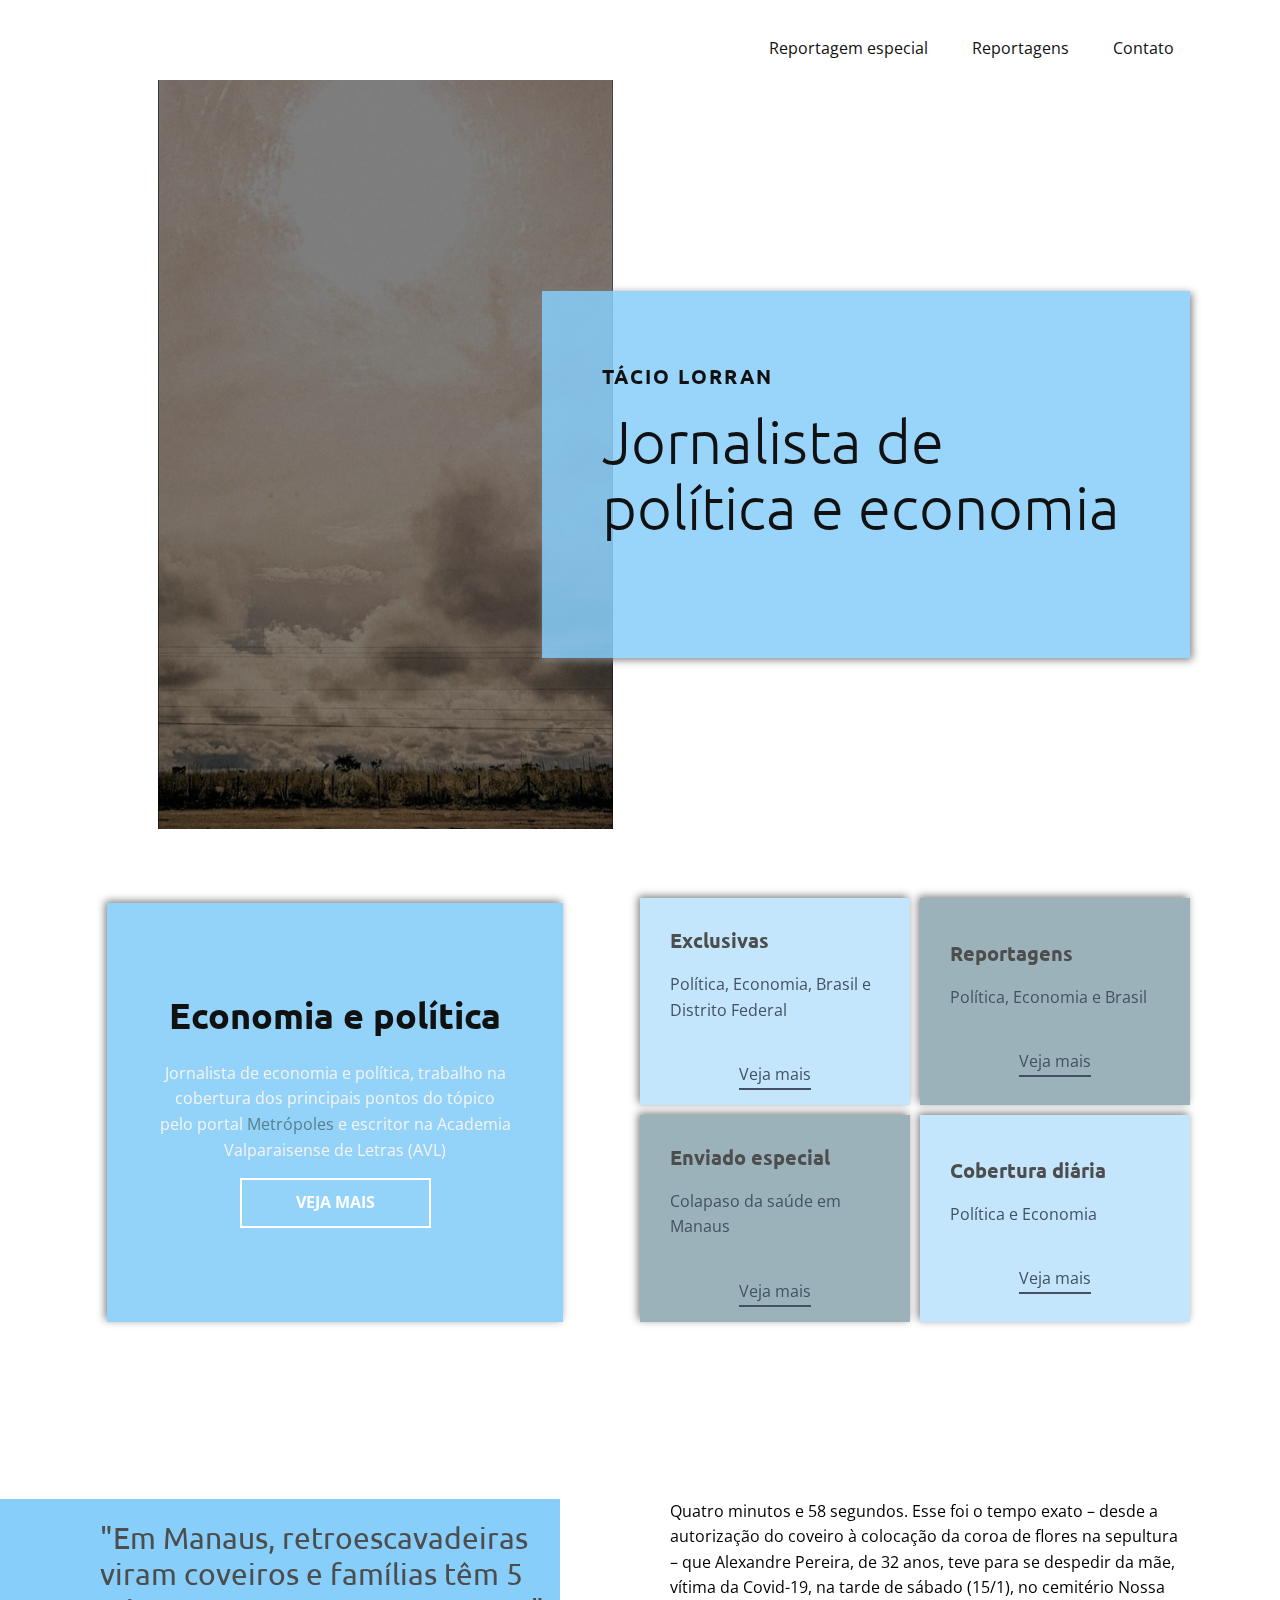
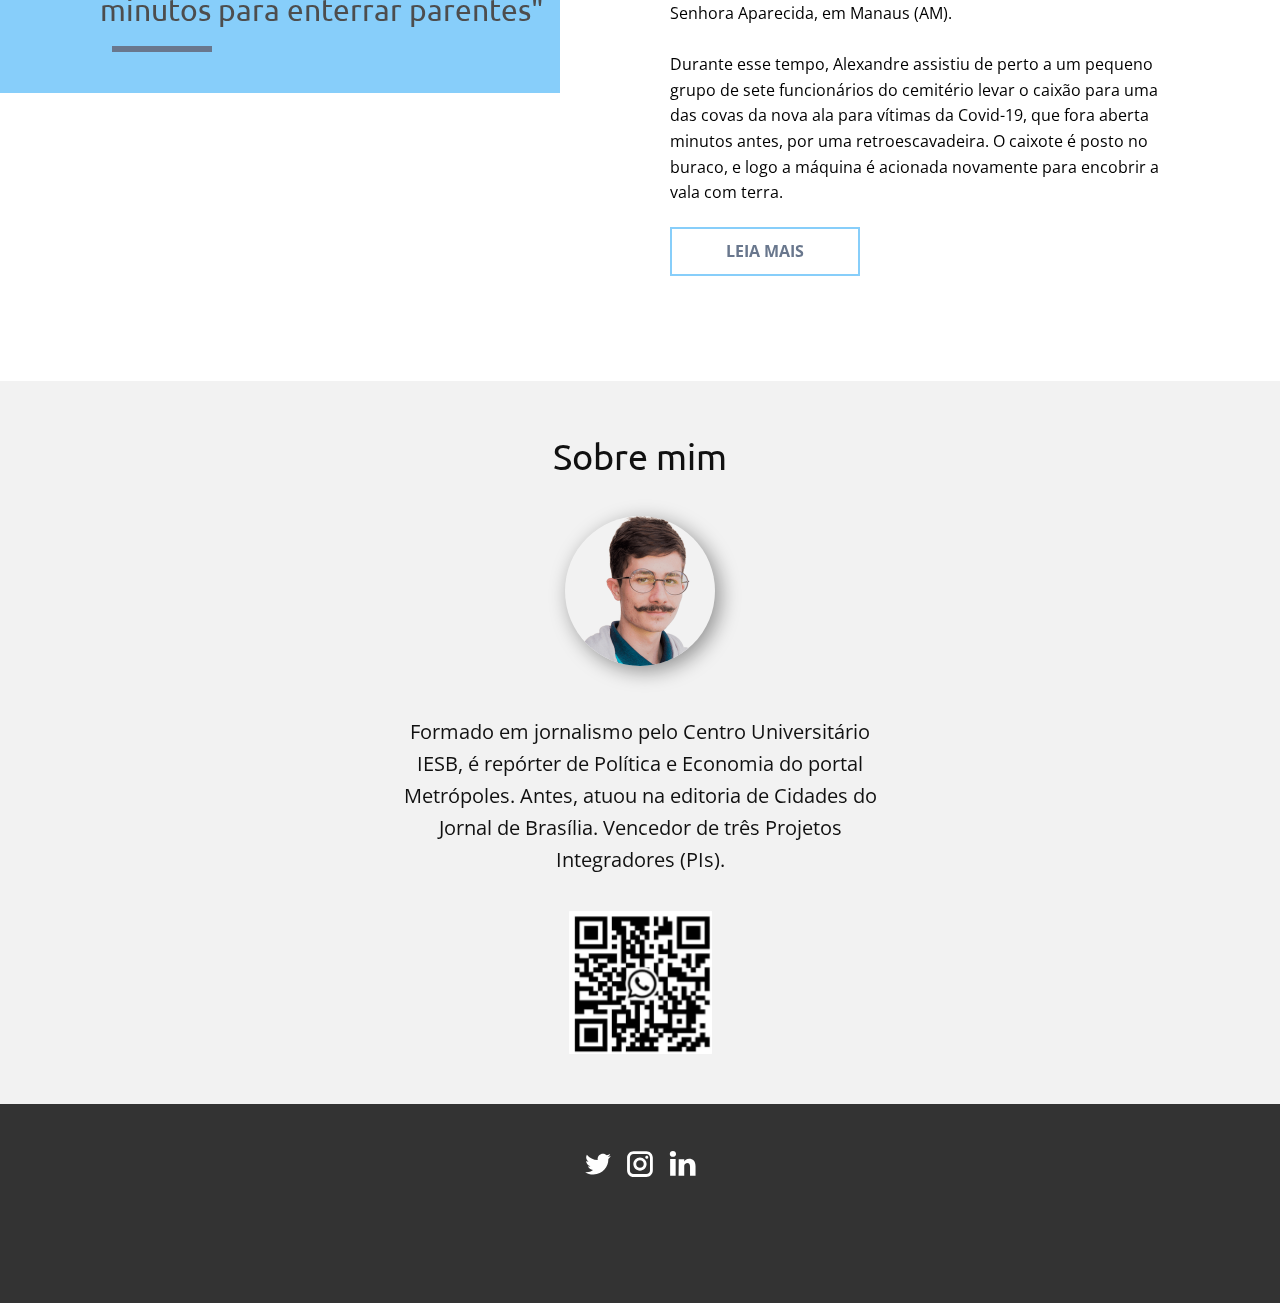
<file: index.html>
<!DOCTYPE html>
<html style="font-size: 16px;" lang="pt-BR">
  <head>
    <meta name="viewport" content="width=device-width, initial-scale=1.0">
    <meta charset="utf-8">
    <meta name="keywords" content="Jornalismo, economia, freelancer, conteúdo">
    <meta name="description" content="">
    <meta name="page_type" content="np-template-header-footer-from-plugin">
    <title>taciolorran</title>
    <meta property="og:title" content="taciolorran" />
<meta property="og:type" content="website" />
<meta property="og:url" content="https://taciolorran.netlify.app" />
<meta property="og:image:url" content="https://www.sebrae.com.br/Sebrae/Portal%20Sebrae/UFs/AP/Imagens/1_vn8Z2iB1jSL2PJMpSGM2Tw.jpeg" />
    <link rel="stylesheet" href="nicepage.css" media="screen">
<link rel="stylesheet" href="taciolorran.css" media="screen">
    <script class="u-script" type="text/javascript" src="jquery.js" defer=""></script>
    <script class="u-script" type="text/javascript" src="nicepage.js" defer=""></script>
    <meta name="generator" content="Nicepage 3.4.1, nicepage.com">
    <link rel="icon" href="images/favicon1.png">
    <link id="u-theme-google-font" rel="stylesheet" href="https://fonts.googleapis.com/css?family=Ubuntu:300,300i,400,400i,500,500i,700,700i|Open+Sans:300,300i,400,400i,600,600i,700,700i,800,800i">
    
    
    
    
    
    
    
    <script type="application/ld+json">{
		"@context": "http://schema.org",
		"@type": "Organization",
		"name": "portifolio-taciolorran",
		"url": "index.html",
		"sameAs": [
				"https://twitter.com/__tacin?s=09",
				"https://www.instagram.com/sir_lorran/",
				"https://linkedin.com/in/tacio-lorran-436272165/"
		]
}</script>
    <meta property="og:title" content="taciolorran">
    <meta property="og:type" content="website">
    <meta name="theme-color" content="#597f8c">
    <link rel="canonical" href="index.html">
    <meta property="og:url" content="index.html">
    <meta name="twitter:site" content="@">
    <meta name="twitter:card" content="summary_large_image">
    <meta name="twitter:title" content="taciolorran">
    <meta name="twitter:description" content="portifolio-taciolorran">
  </head>
  <body data-home-page="taciolorran.html" data-home-page-title="taciolorran" class="u-body"><header class="u-align-left u-clearfix u-header u-header" id="sec-b0b2"><div class="u-clearfix u-sheet u-valign-middle-xs u-sheet-1">
        <nav class="u-menu u-menu-dropdown u-offcanvas u-menu-1">
          <div class="menu-collapse">
            <a class="u-button-style u-nav-link" href="#">
              <svg><use xmlns:xlink="http://www.w3.org/1999/xlink" xlink:href="#menu-hamburger"></use></svg>
              <svg version="1.1" xmlns="http://www.w3.org/2000/svg" xmlns:xlink="http://www.w3.org/1999/xlink"><defs><symbol id="menu-hamburger" viewBox="0 0 16 16" style="width: 16px; height: 16px;"><rect y="1" width="16" height="2"></rect><rect y="7" width="16" height="2"></rect><rect y="13" width="16" height="2"></rect>
</symbol>
</defs></svg>
            </a>
          </div>
          <div class="u-custom-menu u-nav-container">
            <ul class="u-nav u-unstyled"><li class="u-nav-item"><a class="u-button-style u-nav-link" href="taciolorran.html#Coberturaespecial" data-page-id="84539291" style="padding: 10px 22px;">Reportagem especial</a>
</li><li class="u-nav-item"><a class="u-button-style u-nav-link" href="taciolorran.html#reportagens" data-page-id="84539291" style="padding: 10px 22px;">Reportagens</a>
</li><li class="u-nav-item"><a class="u-button-style u-nav-link" href="taciolorran.html#sobre" data-page-id="84539291" style="padding: 10px 22px;">Contato</a>
</li></ul>
          </div>
          <div class="u-custom-menu u-nav-container-collapse">
            <div class="u-black u-container-style u-inner-container-layout u-opacity u-opacity-95 u-sidenav">
              <div class="u-sidenav-overflow">
                <div class="u-menu-close"></div>
                <ul class="u-align-center u-nav u-popupmenu-items u-unstyled u-nav-2"><li class="u-nav-item"><a class="u-button-style u-nav-link" href="taciolorran.html#Coberturaespecial" data-page-id="84539291" style="padding: 10px 22px;">Reportagem especial</a>
</li><li class="u-nav-item"><a class="u-button-style u-nav-link" href="taciolorran.html#reportagens" data-page-id="84539291" style="padding: 10px 22px;">Reportagens</a>
</li><li class="u-nav-item"><a class="u-button-style u-nav-link" href="taciolorran.html#sobre" data-page-id="84539291" style="padding: 10px 22px;">Contato</a>
</li></ul>
              </div>
            </div>
            <div class="u-black u-menu-overlay u-opacity u-opacity-70"></div>
          </div>
        </nav>
      </div></header> 
    <section class="u-clearfix u-valign-middle-sm u-section-1" id="sec-da7f">
      <div class="u-clearfix u-sheet u-sheet-1">
        <img class="u-expanded-height u-image u-image-1" src="images/ceu-aberto-tacio.jpeg" data-image-width="720" data-image-height="1280" data-animation-name="slideIn" data-animation-duration="1000" data-animation-delay="0" data-animation-direction="Down">
        <div class="u-align-left u-container-style u-custom-color-1 u-group u-opacity u-opacity-85 u-shape-rectangle u-group-1" data-animation-name="fadeIn" data-animation-duration="1000" data-animation-delay="0" data-animation-direction="">
          <div class="u-container-layout u-valign-middle-xs u-container-layout-1">
            <h5 class="u-text u-text-1">TÁCIO LORRAN<br>
            </h5>
            <h2 class="u-text u-text-2" data-animation-name="fadeIn" data-animation-duration="1000" data-animation-delay="0">Jornalista de política e economia</h2>
          </div>
        </div>
      </div>
    </section>
    <section class="u-clearfix u-section-2" id="reportagens">
      <div class="u-clearfix u-sheet u-valign-middle-xs u-sheet-1">
        <div class="u-expanded-width-md u-expanded-width-sm u-expanded-width-xs u-list u-repeater u-list-1">
          <div class="u-align-center-xs u-container-style u-custom-background u-custom-color-1 u-list-item u-opacity u-opacity-50 u-repeater-item u-shape-rectangle u-list-item-1" data-animation-name="fadeIn" data-animation-duration="1000" data-animation-delay="0" data-animation-direction="">
            <div class="u-container-layout u-similar-container u-valign-middle u-container-layout-1">
              <h6 class="u-text u-text-grey-70 u-text-1">Exclusivas</h6>
              <p class="u-text u-text-palette-4-dark-2 u-text-2" data-animation-name="fadeIn" data-animation-duration="1000" data-animation-delay="0">Política, Economia, Brasil e Distrito Federal</p>
              <a href="https://www.metropoles.com/brasil/economia-br/defesa-usou-dados-antigos-para-analisar-auxilio-de-r-600-pago-a-militares" class="u-align-center u-border-2 u-border-palette-4-base u-btn u-btn-rectangle u-button-style u-none u-btn-1" target="_blank">Veja mais</a>
            </div>
          </div>
          <div class="u-align-center-xs u-container-style u-list-item u-opacity u-opacity-60 u-palette-1-base u-repeater-item u-shape-rectangle u-list-item-2" data-animation-name="fadeIn" data-animation-duration="1000" data-animation-delay="0" data-animation-direction="">
            <div class="u-container-layout u-similar-container u-valign-middle u-container-layout-2">
              <h6 class="u-text u-text-grey-70 u-text-3">Reportagens</h6>
              <p class="u-text u-text-palette-4-dark-2 u-text-4" data-animation-name="fadeIn" data-animation-duration="1000" data-animation-delay="0">Política, Economia e Brasil</p>
              <a href="https://www.metropoles.com/brasil/justica/governo-pagou-auxilio-emergencial-a-ex-coronel-condenado-por-fraudar-r-818-mil-do-exercito" class="u-align-center u-border-2 u-border-palette-4-base u-btn u-btn-rectangle u-button-style u-none u-btn-2" target="_blank">Veja mais</a>
            </div>
          </div>
          <div class="u-align-center-xs u-container-style u-list-item u-opacity u-opacity-60 u-palette-1-base u-repeater-item u-shape-rectangle u-list-item-3" data-animation-name="fadeIn" data-animation-duration="1000" data-animation-delay="0" data-animation-direction="">
            <div class="u-container-layout u-similar-container u-valign-middle u-container-layout-3">
              <h6 class="u-text u-text-grey-70 u-text-5">Enviado especial</h6>
              <p class="u-text u-text-palette-4-dark-2 u-text-6" data-animation-name="fadeIn" data-animation-duration="1000" data-animation-delay="0">Colapaso da saúde em Manaus</p>
              <a href="https://www.metropoles.com/brasil/economia-br/governo-paga-r-35-mi-por-ano-a-servidores-que-deveriam-estar-aposentados" class="u-align-center u-border-2 u-border-palette-4-base u-btn u-btn-rectangle u-button-style u-none u-btn-3">Veja mais</a>
            </div>
          </div>
          <div class="u-align-center-xs u-container-style u-custom-background u-custom-color-1 u-list-item u-opacity u-opacity-50 u-repeater-item u-shape-rectangle u-list-item-4" data-animation-name="fadeIn" data-animation-duration="1000" data-animation-delay="0" data-animation-direction="">
            <div class="u-container-layout u-similar-container u-valign-middle u-container-layout-4">
              <h6 class="u-text u-text-grey-70 u-text-7">Cobertura diária</h6>
              <p class="u-text u-text-palette-4-dark-2 u-text-8" data-animation-name="fadeIn" data-animation-duration="1000" data-animation-delay="0">Política e Economia</p>
              <a href="https://www.metropoles.com/brasil/em-manaus-retroescavadeiras-viram-coveiros-e-familias-tem-5-minutos-para-enterrar-parentes" class="u-align-center u-border-2 u-border-palette-4-base u-btn u-btn-rectangle u-button-style u-none u-btn-4" target="_blank">Veja mais</a>
            </div>
          </div>
        </div>
        <div class="u-align-center u-container-style u-custom-color-1 u-group u-opacity u-opacity-90 u-shape-rectangle u-group-1" data-animation-name="fadeIn" data-animation-duration="1000" data-animation-delay="0" data-animation-direction="">
          <div class="u-container-layout u-valign-middle u-container-layout-5">
            <h2 class="u-text u-text-9">Economia e política</h2>
            <p class="u-text u-text-palette-3-light-3 u-text-10" data-animation-name="fadeIn" data-animation-duration="1000" data-animation-delay="0" data-animation-direction="">Jornalista de economia e política, trabalho na cobertura dos principais pontos do tópico pelo portal <a href="https://www.metropoles.com/" class="u-active-none u-border-none u-btn u-button-link u-button-style u-hover-none u-none u-text-palette-1-base u-btn-5" target="_blank">Metrópoles</a>&nbsp;e escritor na&nbsp;Academia Valparaisense de Letras (AVL)
            </p>
            <a href="https://www.metropoles.com/author/tacio-lorran" class="u-active-white u-border-2 u-border-active-white u-border-hover-white u-border-white u-btn u-button-style u-hover-white u-none u-text-active-custom-color-1 u-text-body-alt-color u-text-hover-custom-color-1 u-btn-6" target="_blank">Veja mais</a>
          </div>
        </div>
      </div>
    </section>
    <section class="skrollable u-clearfix u-image u-parallax u-section-3" id="sec-019d" data-image-width="1280" data-image-height="853">
      <div class="u-clearfix u-sheet u-sheet-1"></div>
    </section>
    <section class="u-clearfix u-white u-section-4" id="Coberturaespecial">
      <div class="u-custom-color-1 u-shape u-shape-rectangle u-shape-1" data-animation-name="fadeIn" data-animation-duration="1000" data-animation-delay="0" data-animation-direction=""></div>
      <div class="u-clearfix u-layout-wrap u-layout-wrap-1">
        <div class="u-layout">
          <div class="u-layout-row">
            <div class="u-align-left-xs u-container-style u-layout-cell u-left-cell u-size-30 u-layout-cell-1">
              <div class="u-container-layout u-container-layout-1">
                <h3 class="u-text u-text-grey-70 u-text-1" data-animation-name="fadeIn" data-animation-duration="1000" data-animation-delay="0" data-animation-direction="">"Em Manaus, retroescavadeiras viram coveiros e famílias têm 5 minutos para enterrar parentes"</h3>
                <div class="u-border-6 u-border-palette-4-dark-1 u-line u-line-horizontal u-line-1"></div>
              </div>
            </div>
            <div class="u-align-center-xs u-container-style u-layout-cell u-right-cell u-size-30 u-layout-cell-2">
              <div class="u-container-layout u-valign-bottom-lg u-valign-bottom-md u-valign-bottom-sm u-valign-bottom-xl u-valign-middle-xs u-container-layout-2">
                <p class="u-text u-text-black u-text-2" data-animation-name="fadeIn" data-animation-duration="1000" data-animation-delay="0" data-animation-direction="">Quatro minutos e 58 segundos. Esse foi o tempo exato – desde a autorização do coveiro à colocação da coroa de flores na sepultura – que Alexandre Pereira, de 32 anos, teve para se despedir da mãe, vítima da Covid-19, na tarde de sábado (15/1), no cemitério Nossa Senhora Aparecida, em Manaus (AM).<br>
                  <br>Durante esse tempo, Alexandre assistiu de perto a um pequeno grupo de sete funcionários do cemitério levar o caixão para uma das covas da nova ala para vítimas da Covid-19, que fora aberta minutos antes, por uma retroescavadeira. O caixote é posto no buraco, e logo a máquina é acionada novamente para encobrir a vala com terra.
                </p>
                <a href="https://www.metropoles.com/brasil/em-manaus-retroescavadeiras-viram-coveiros-e-familias-tem-5-minutos-para-enterrar-parentes" class="u-active-custom-color-1 u-align-center-xs u-align-left-lg u-align-left-md u-align-left-sm u-align-left-xl u-border-2 u-border-custom-color-1 u-btn u-button-style u-hover-custom-color-1 u-none u-text-active-white u-text-hover-white u-text-palette-4-dark-1 u-btn-1" target="_blank">Leia mais</a>
              </div>
            </div>
          </div>
        </div>
      </div>
    </section>
    <section class="skrollable u-clearfix u-image u-parallax u-section-5" id="sec-5984" data-image-width="1280" data-image-height="853">
      <div class="u-clearfix u-sheet u-sheet-1"></div>
    </section>
    <section class="u-clearfix u-grey-5 u-section-6" id="sobre">
      <div class="u-clearfix u-sheet u-sheet-1">
        <div class="fr-view u-align-center u-clearfix u-rich-text u-text u-text-1" data-animation-name="zoomIn" data-animation-duration="1000" data-animation-delay="0" data-animation-direction="">
          <h2 style="text-align: center;">Sobre mim</h2>
        </div>
        <div alt="" class="u-align-center u-image u-image-circle u-preserve-proportions u-image-1" data-image-width="300" data-image-height="300" data-animation-name="fadeIn" data-animation-duration="1000" data-animation-delay="0" data-animation-direction=""></div>
        <p class="u-align-center u-large-text u-text u-text-font u-text-variant u-text-2">Formado em jornalismo pelo Centro Universitário IESB, é repórter de Política e Economia do portal Metrópoles. Antes, atuou na editoria de Cidades do Jornal de Brasília. Vencedor de três Projetos Integradores (PIs).</p>
        <img src="images/qrcodetaciolorran.png" alt="" class="u-align-center u-image u-image-default u-image-2" data-image-width="342" data-image-height="326" data-animation-name="fadeIn" data-animation-duration="1000" data-animation-delay="0" data-animation-direction="">
      </div>
    </section>
    
    
    <footer class="u-clearfix u-footer u-grey-80" id="sec-fa2a"><div class="u-clearfix u-sheet u-sheet-1">
        <div class="u-align-left u-social-icons u-spacing-10 u-social-icons-1">
          <a class="u-social-url" target="_blank" href="https://twitter.com/__tacin?s=09"><span class="u-icon u-icon-circle u-social-twitter u-social-type-logo u-icon-1"><svg class="u-svg-link" preserveAspectRatio="xMidYMin slice" viewBox="0 0 112 112" style=""><use xmlns:xlink="http://www.w3.org/1999/xlink" xlink:href="#svg-b9f6"></use></svg><svg xmlns="http://www.w3.org/2000/svg" xmlns:xlink="http://www.w3.org/1999/xlink" version="1.1" xml:space="preserve" class="u-svg-content" viewBox="0 0 112 112" x="0px" y="0px" id="svg-b9f6"><path d="M92.2,38.2c0,0.8,0,1.6,0,2.3c0,24.3-18.6,52.4-52.6,52.4c-10.6,0.1-20.2-2.9-28.5-8.2 c1.4,0.2,2.9,0.2,4.4,0.2c8.7,0,16.7-2.9,23-7.9c-8.1-0.2-14.9-5.5-17.3-12.8c1.1,0.2,2.4,0.2,3.4,0.2c1.6,0,3.3-0.2,4.8-0.7 c-8.4-1.6-14.9-9.2-14.9-18c0-0.2,0-0.2,0-0.2c2.5,1.4,5.4,2.2,8.4,2.3c-5-3.3-8.3-8.9-8.3-15.4c0-3.4,1-6.5,2.5-9.2 c9.1,11.1,22.7,18.5,38,19.2c-0.2-1.4-0.4-2.8-0.4-4.3c0.1-10,8.3-18.2,18.5-18.2c5.4,0,10.1,2.2,13.5,5.7c4.3-0.8,8.1-2.3,11.7-4.5 c-1.4,4.3-4.3,7.9-8.1,10.1c3.7-0.4,7.3-1.4,10.6-2.9C98.9,32.3,95.7,35.5,92.2,38.2z"></path></svg></span>
          </a>
          <a class="u-social-url" target="_blank" href="https://www.instagram.com/sir_lorran/"><span class="u-icon u-icon-circle u-social-instagram u-social-type-logo u-icon-2"><svg class="u-svg-link" preserveAspectRatio="xMidYMin slice" viewBox="0 0 112 112" style=""><use xmlns:xlink="http://www.w3.org/1999/xlink" xlink:href="#svg-86b2"></use></svg><svg xmlns="http://www.w3.org/2000/svg" xmlns:xlink="http://www.w3.org/1999/xlink" version="1.1" xml:space="preserve" class="u-svg-content" viewBox="0 0 112 112" x="0px" y="0px" id="svg-86b2"><path d="M55.9,32.9c-12.8,0-23.2,10.4-23.2,23.2s10.4,23.2,23.2,23.2s23.2-10.4,23.2-23.2S68.7,32.9,55.9,32.9z M55.9,69.4c-7.4,0-13.3-6-13.3-13.3c-0.1-7.4,6-13.3,13.3-13.3s13.3,6,13.3,13.3C69.3,63.5,63.3,69.4,55.9,69.4z"></path><path d="M79.7,26.8c-3,0-5.4,2.5-5.4,5.4s2.5,5.4,5.4,5.4c3,0,5.4-2.5,5.4-5.4S82.7,26.8,79.7,26.8z"></path><path d="M78.2,11H33.5C21,11,10.8,21.3,10.8,33.7v44.7c0,12.6,10.2,22.8,22.7,22.8h44.7c12.6,0,22.7-10.2,22.7-22.7 V33.7C100.8,21.1,90.6,11,78.2,11z M91,78.4c0,7.1-5.8,12.8-12.8,12.8H33.5c-7.1,0-12.8-5.8-12.8-12.8V33.7 c0-7.1,5.8-12.8,12.8-12.8h44.7c7.1,0,12.8,5.8,12.8,12.8V78.4z"></path></svg></span>
          </a>
          <a class="u-social-url" target="_blank" href="https://linkedin.com/in/tacio-lorran-436272165/"><span class="u-icon u-icon-circle u-social-linkedin u-social-type-logo u-icon-3"><svg class="u-svg-link" preserveAspectRatio="xMidYMin slice" viewBox="0 0 112 112" style=""><use xmlns:xlink="http://www.w3.org/1999/xlink" xlink:href="#svg-95f2"></use></svg><svg xmlns="http://www.w3.org/2000/svg" xmlns:xlink="http://www.w3.org/1999/xlink" version="1.1" xml:space="preserve" class="u-svg-content" viewBox="0 0 112 112" x="0px" y="0px" id="svg-95f2"><path d="M33.8,96.8H14.5v-58h19.3V96.8z M24.1,30.9L24.1,30.9c-6.6,0-10.8-4.5-10.8-10.1c0-5.8,4.3-10.1,10.9-10.1 S34.9,15,35.1,20.8C35.1,26.4,30.8,30.9,24.1,30.9z M103.3,96.8H84.1v-31c0-7.8-2.7-13.1-9.8-13.1c-5.3,0-8.5,3.6-9.9,7.1 c-0.6,1.3-0.6,3-0.6,4.8V97H44.5c0,0,0.3-52.6,0-58h19.3v8.2c2.6-3.9,7.2-9.6,17.4-9.6c12.7,0,22.2,8.4,22.2,26.1V96.8z"></path></svg></span>
          </a>
        </div>
      </div></footer>
    <section class="u-backlink u-clearfix u-grey-80">
      <a class="u-link" href="https://nicepage.com/html-templates" target="_blank">
        <span></span>
      </a>
      <p class="u-text">
        <span></span>
      </p>
      <a class="u-link" href="https://nicepage.com/" target="_blank">
        <span></span>
      </a>
    </section>
  </body>
</html>
</file>
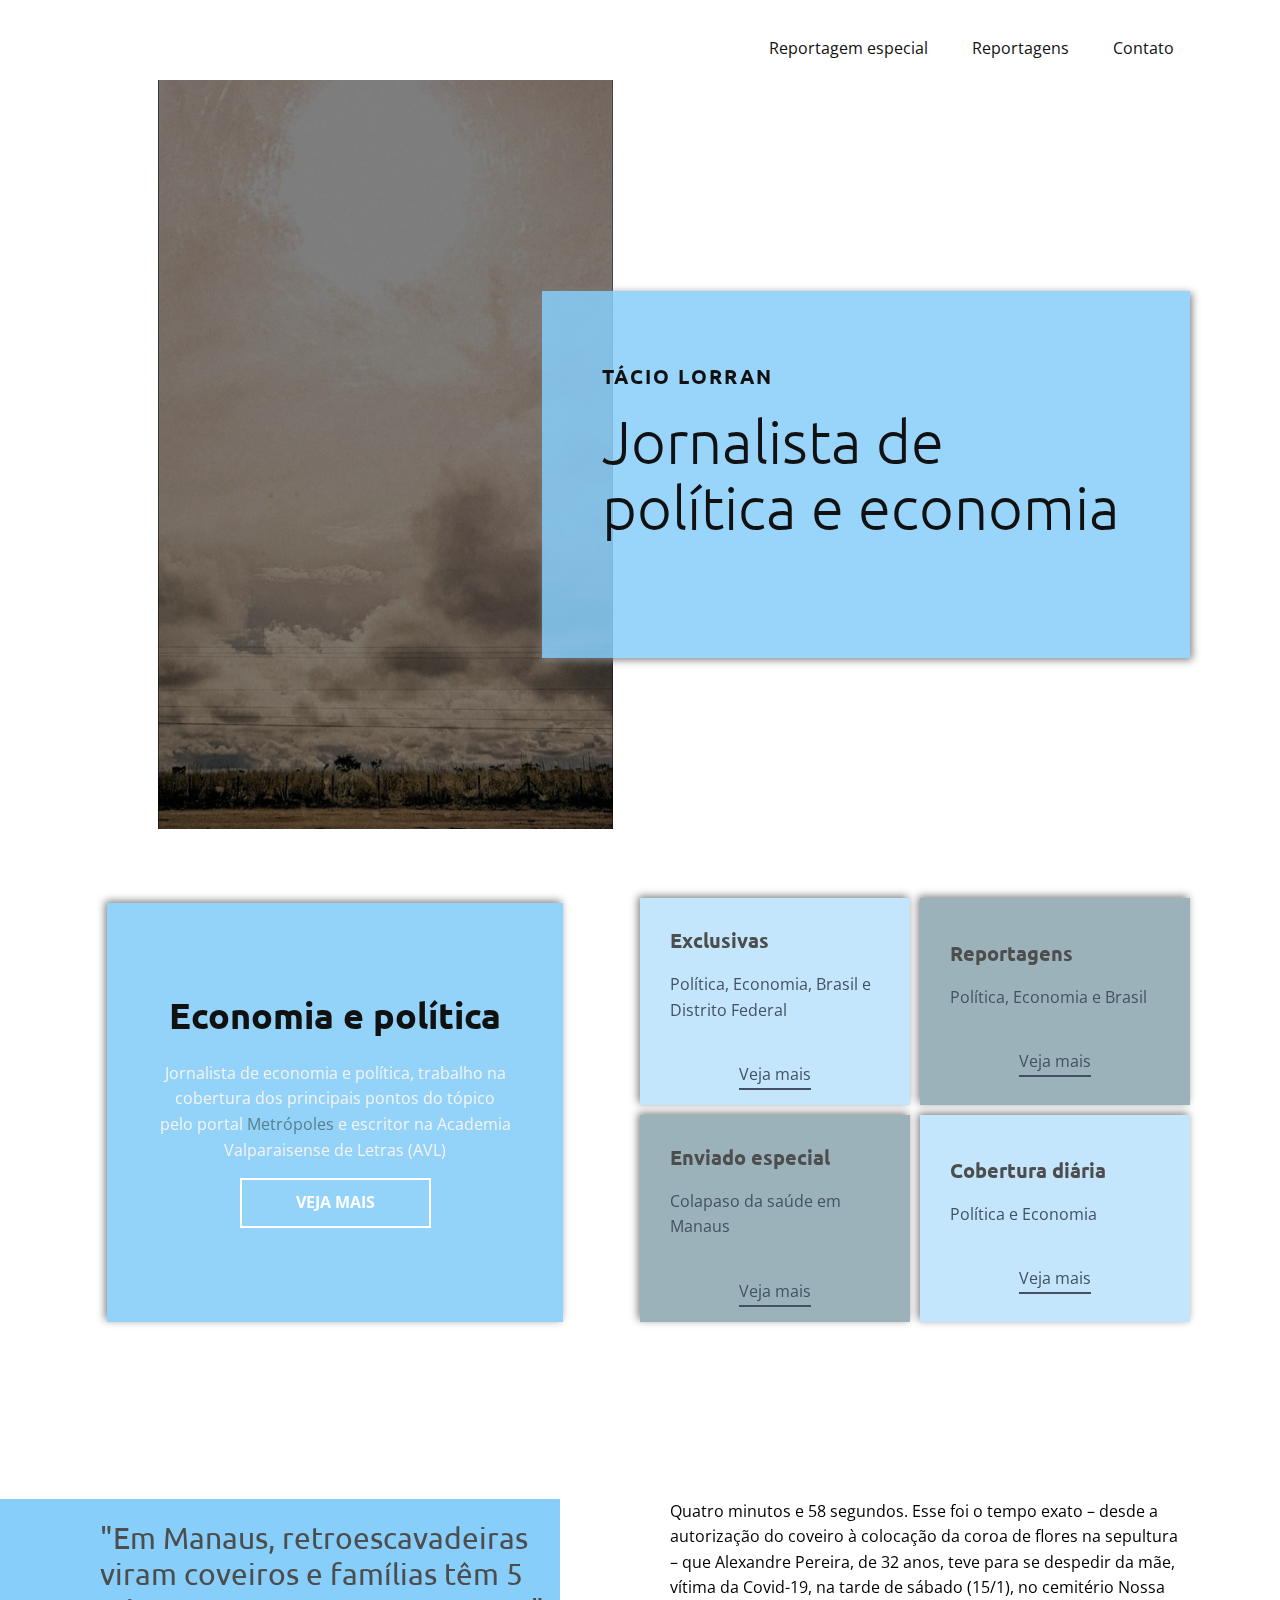
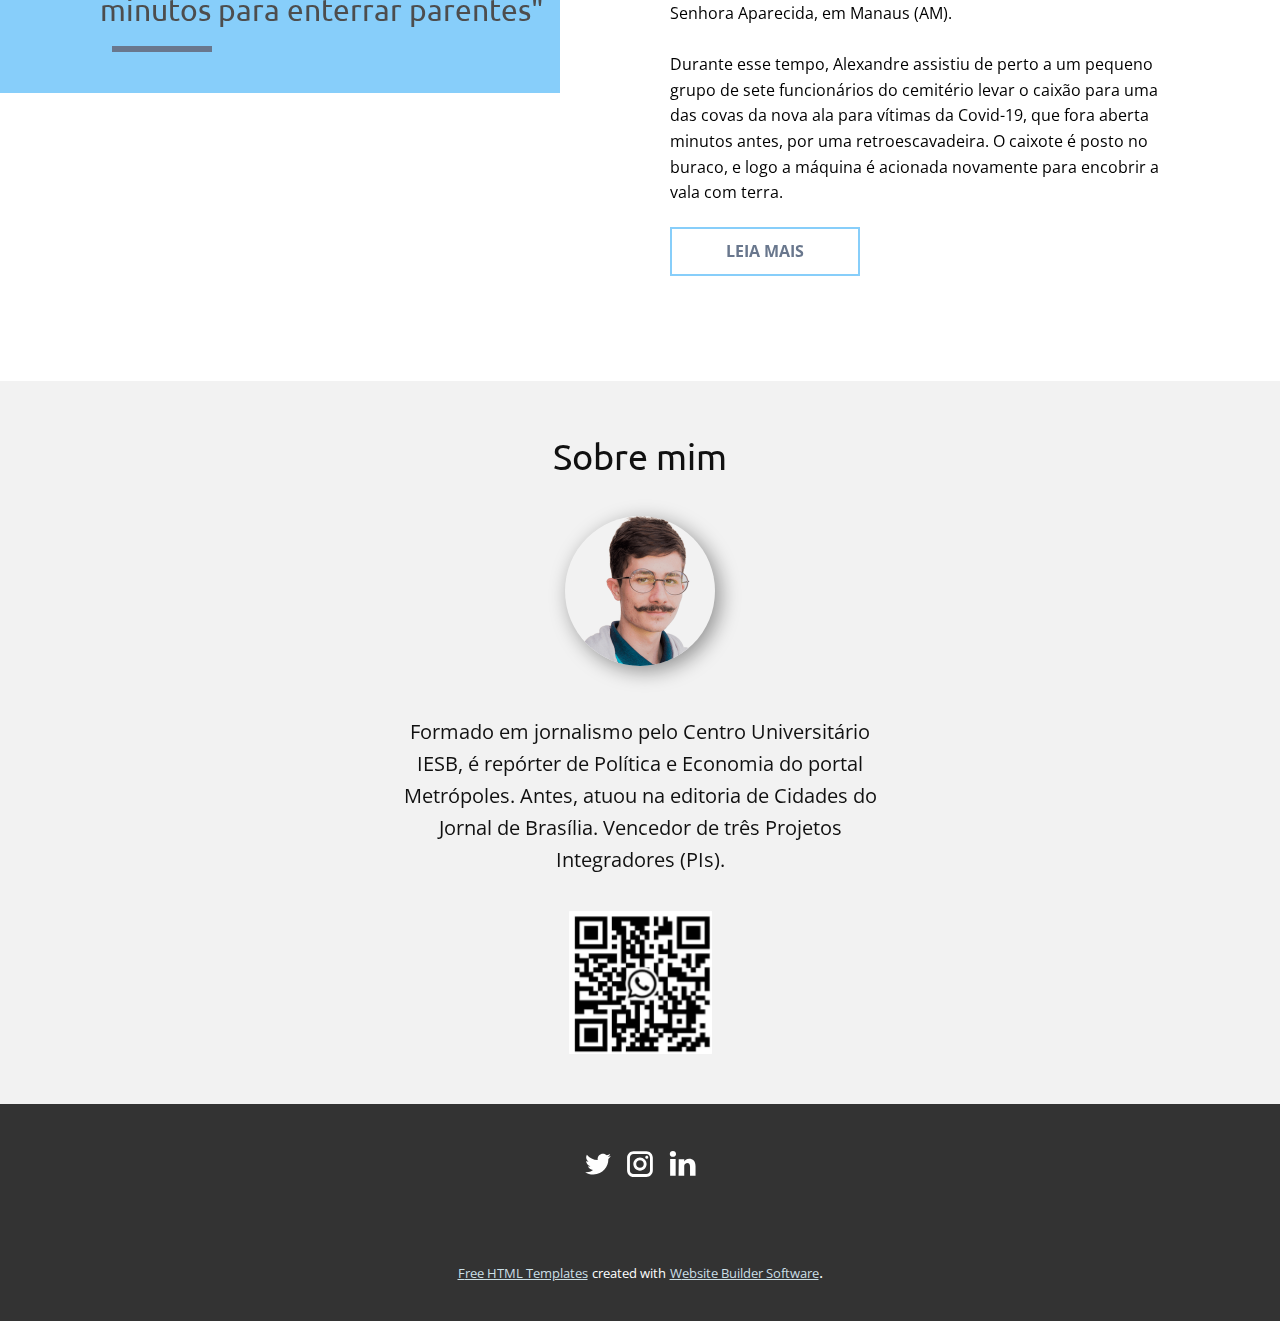
<file: taciolorran.html>
<!DOCTYPE html>
<html style="font-size: 16px;" lang="pt-BR">
  <head>
    <meta name="viewport" content="width=device-width, initial-scale=1.0">
    <meta charset="utf-8">
    <meta name="keywords" content="Jornalismo, economia, freelancer, conteúdo">
    <meta name="description" content="">
    <meta name="page_type" content="np-template-header-footer-from-plugin">
    <title>taciolorran</title>
    <link rel="stylesheet" href="nicepage.css" media="screen">
<link rel="stylesheet" href="taciolorran.css" media="screen">
    <script class="u-script" type="text/javascript" src="jquery.js" defer=""></script>
    <script class="u-script" type="text/javascript" src="nicepage.js" defer=""></script>
    <meta name="generator" content="Nicepage 3.4.1, nicepage.com">
    <link rel="icon" href="images/favicon1.png">
    <link id="u-theme-google-font" rel="stylesheet" href="https://fonts.googleapis.com/css?family=Ubuntu:300,300i,400,400i,500,500i,700,700i|Open+Sans:300,300i,400,400i,600,600i,700,700i,800,800i">
    
    
    
    
    
    
    
    <script type="application/ld+json">{
		"@context": "http://schema.org",
		"@type": "Organization",
		"name": "portifolio-taciolorran",
		"url": "index.html",
		"sameAs": [
				"https://twitter.com/__tacin?s=09",
				"https://www.instagram.com/sir_lorran/",
				"https://linkedin.com/in/tacio-lorran-436272165/"
		]
}</script>
    <meta property="og:title" content="taciolorran">
    <meta property="og:type" content="website">
    <meta name="theme-color" content="#597f8c">
    <link rel="canonical" href="index.html">
    <meta property="og:url" content="index.html">
    <meta name="twitter:site" content="@">
    <meta name="twitter:card" content="summary_large_image">
    <meta name="twitter:title" content="taciolorran">
    <meta name="twitter:description" content="portifolio-taciolorran">
  </head>
  <body class="u-body"><header class="u-align-left u-clearfix u-header u-header" id="sec-b0b2"><div class="u-clearfix u-sheet u-valign-middle-xs u-sheet-1">
        <nav class="u-menu u-menu-dropdown u-offcanvas u-menu-1">
          <div class="menu-collapse">
            <a class="u-button-style u-nav-link" href="#">
              <svg><use xmlns:xlink="http://www.w3.org/1999/xlink" xlink:href="#menu-hamburger"></use></svg>
              <svg version="1.1" xmlns="http://www.w3.org/2000/svg" xmlns:xlink="http://www.w3.org/1999/xlink"><defs><symbol id="menu-hamburger" viewBox="0 0 16 16" style="width: 16px; height: 16px;"><rect y="1" width="16" height="2"></rect><rect y="7" width="16" height="2"></rect><rect y="13" width="16" height="2"></rect>
</symbol>
</defs></svg>
            </a>
          </div>
          <div class="u-custom-menu u-nav-container">
            <ul class="u-nav u-unstyled"><li class="u-nav-item"><a class="u-button-style u-nav-link" href="taciolorran.html#Coberturaespecial" data-page-id="84539291" style="padding: 10px 22px;">Reportagem especial</a>
</li><li class="u-nav-item"><a class="u-button-style u-nav-link" href="taciolorran.html#reportagens" data-page-id="84539291" style="padding: 10px 22px;">Reportagens</a>
</li><li class="u-nav-item"><a class="u-button-style u-nav-link" href="taciolorran.html#sobre" data-page-id="84539291" style="padding: 10px 22px;">Contato</a>
</li></ul>
          </div>
          <div class="u-custom-menu u-nav-container-collapse">
            <div class="u-black u-container-style u-inner-container-layout u-opacity u-opacity-95 u-sidenav">
              <div class="u-sidenav-overflow">
                <div class="u-menu-close"></div>
                <ul class="u-align-center u-nav u-popupmenu-items u-unstyled u-nav-2"><li class="u-nav-item"><a class="u-button-style u-nav-link" href="taciolorran.html#Coberturaespecial" data-page-id="84539291" style="padding: 10px 22px;">Reportagem especial</a>
</li><li class="u-nav-item"><a class="u-button-style u-nav-link" href="taciolorran.html#reportagens" data-page-id="84539291" style="padding: 10px 22px;">Reportagens</a>
</li><li class="u-nav-item"><a class="u-button-style u-nav-link" href="taciolorran.html#sobre" data-page-id="84539291" style="padding: 10px 22px;">Contato</a>
</li></ul>
              </div>
            </div>
            <div class="u-black u-menu-overlay u-opacity u-opacity-70"></div>
          </div>
        </nav>
      </div></header> 
    <section class="u-clearfix u-valign-middle-sm u-section-1" id="sec-da7f">
      <div class="u-clearfix u-sheet u-sheet-1">
        <img class="u-expanded-height u-image u-image-1" src="images/ceu-aberto-tacio.jpeg" data-image-width="720" data-image-height="1280" data-animation-name="slideIn" data-animation-duration="1000" data-animation-delay="0" data-animation-direction="Down">
        <div class="u-align-left u-container-style u-custom-color-1 u-group u-opacity u-opacity-85 u-shape-rectangle u-group-1" data-animation-name="fadeIn" data-animation-duration="1000" data-animation-delay="0" data-animation-direction="">
          <div class="u-container-layout u-valign-middle-xs u-container-layout-1">
            <h5 class="u-text u-text-1">TÁCIO LORRAN<br>
            </h5>
            <h2 class="u-text u-text-2" data-animation-name="fadeIn" data-animation-duration="1000" data-animation-delay="0">Jornalista de política e economia</h2>
          </div>
        </div>
      </div>
    </section>
    <section class="u-clearfix u-section-2" id="reportagens">
      <div class="u-clearfix u-sheet u-valign-middle-xs u-sheet-1">
        <div class="u-expanded-width-md u-expanded-width-sm u-expanded-width-xs u-list u-repeater u-list-1">
          <div class="u-align-center-xs u-container-style u-custom-background u-custom-color-1 u-list-item u-opacity u-opacity-50 u-repeater-item u-shape-rectangle u-list-item-1" data-animation-name="fadeIn" data-animation-duration="1000" data-animation-delay="0" data-animation-direction="">
            <div class="u-container-layout u-similar-container u-valign-middle u-container-layout-1">
              <h6 class="u-text u-text-grey-70 u-text-1">Exclusivas</h6>
              <p class="u-text u-text-palette-4-dark-2 u-text-2" data-animation-name="fadeIn" data-animation-duration="1000" data-animation-delay="0">Política, Economia, Brasil e Distrito Federal</p>
              <a href="https://www.metropoles.com/brasil/economia-br/defesa-usou-dados-antigos-para-analisar-auxilio-de-r-600-pago-a-militares" class="u-align-center u-border-2 u-border-palette-4-base u-btn u-btn-rectangle u-button-style u-none u-btn-1" target="_blank">Veja mais</a>
            </div>
          </div>
          <div class="u-align-center-xs u-container-style u-list-item u-opacity u-opacity-60 u-palette-1-base u-repeater-item u-shape-rectangle u-list-item-2" data-animation-name="fadeIn" data-animation-duration="1000" data-animation-delay="0" data-animation-direction="">
            <div class="u-container-layout u-similar-container u-valign-middle u-container-layout-2">
              <h6 class="u-text u-text-grey-70 u-text-3">Reportagens</h6>
              <p class="u-text u-text-palette-4-dark-2 u-text-4" data-animation-name="fadeIn" data-animation-duration="1000" data-animation-delay="0">Política, Economia e Brasil</p>
              <a href="https://www.metropoles.com/brasil/justica/governo-pagou-auxilio-emergencial-a-ex-coronel-condenado-por-fraudar-r-818-mil-do-exercito" class="u-align-center u-border-2 u-border-palette-4-base u-btn u-btn-rectangle u-button-style u-none u-btn-2" target="_blank">Veja mais</a>
            </div>
          </div>
          <div class="u-align-center-xs u-container-style u-list-item u-opacity u-opacity-60 u-palette-1-base u-repeater-item u-shape-rectangle u-list-item-3" data-animation-name="fadeIn" data-animation-duration="1000" data-animation-delay="0" data-animation-direction="">
            <div class="u-container-layout u-similar-container u-valign-middle u-container-layout-3">
              <h6 class="u-text u-text-grey-70 u-text-5">Enviado especial</h6>
              <p class="u-text u-text-palette-4-dark-2 u-text-6" data-animation-name="fadeIn" data-animation-duration="1000" data-animation-delay="0">Colapaso da saúde em Manaus</p>
              <a href="https://www.metropoles.com/brasil/economia-br/governo-paga-r-35-mi-por-ano-a-servidores-que-deveriam-estar-aposentados" class="u-align-center u-border-2 u-border-palette-4-base u-btn u-btn-rectangle u-button-style u-none u-btn-3">Veja mais</a>
            </div>
          </div>
          <div class="u-align-center-xs u-container-style u-custom-background u-custom-color-1 u-list-item u-opacity u-opacity-50 u-repeater-item u-shape-rectangle u-list-item-4" data-animation-name="fadeIn" data-animation-duration="1000" data-animation-delay="0" data-animation-direction="">
            <div class="u-container-layout u-similar-container u-valign-middle u-container-layout-4">
              <h6 class="u-text u-text-grey-70 u-text-7">Cobertura diária</h6>
              <p class="u-text u-text-palette-4-dark-2 u-text-8" data-animation-name="fadeIn" data-animation-duration="1000" data-animation-delay="0">Política e Economia</p>
              <a href="https://www.metropoles.com/brasil/em-manaus-retroescavadeiras-viram-coveiros-e-familias-tem-5-minutos-para-enterrar-parentes" class="u-align-center u-border-2 u-border-palette-4-base u-btn u-btn-rectangle u-button-style u-none u-btn-4" target="_blank">Veja mais</a>
            </div>
          </div>
        </div>
        <div class="u-align-center u-container-style u-custom-color-1 u-group u-opacity u-opacity-90 u-shape-rectangle u-group-1" data-animation-name="fadeIn" data-animation-duration="1000" data-animation-delay="0" data-animation-direction="">
          <div class="u-container-layout u-valign-middle u-container-layout-5">
            <h2 class="u-text u-text-9">Economia e política</h2>
            <p class="u-text u-text-palette-3-light-3 u-text-10" data-animation-name="fadeIn" data-animation-duration="1000" data-animation-delay="0" data-animation-direction="">Jornalista de economia e política, trabalho na cobertura dos principais pontos do tópico pelo portal <a href="https://www.metropoles.com/" class="u-active-none u-border-none u-btn u-button-link u-button-style u-hover-none u-none u-text-palette-1-base u-btn-5" target="_blank">Metrópoles</a>&nbsp;e escritor na&nbsp;Academia Valparaisense de Letras (AVL)
            </p>
            <a href="https://www.metropoles.com/author/tacio-lorran" class="u-active-white u-border-2 u-border-active-white u-border-hover-white u-border-white u-btn u-button-style u-hover-white u-none u-text-active-custom-color-1 u-text-body-alt-color u-text-hover-custom-color-1 u-btn-6" target="_blank">Veja mais</a>
          </div>
        </div>
      </div>
    </section>
    <section class="skrollable u-clearfix u-image u-parallax u-section-3" id="sec-019d" data-image-width="1280" data-image-height="853">
      <div class="u-clearfix u-sheet u-sheet-1"></div>
    </section>
    <section class="u-clearfix u-white u-section-4" id="Coberturaespecial">
      <div class="u-custom-color-1 u-shape u-shape-rectangle u-shape-1" data-animation-name="fadeIn" data-animation-duration="1000" data-animation-delay="0" data-animation-direction=""></div>
      <div class="u-clearfix u-layout-wrap u-layout-wrap-1">
        <div class="u-layout">
          <div class="u-layout-row">
            <div class="u-align-left-xs u-container-style u-layout-cell u-left-cell u-size-30 u-layout-cell-1">
              <div class="u-container-layout u-container-layout-1">
                <h3 class="u-text u-text-grey-70 u-text-1" data-animation-name="fadeIn" data-animation-duration="1000" data-animation-delay="0" data-animation-direction="">"Em Manaus, retroescavadeiras viram coveiros e famílias têm 5 minutos para enterrar parentes"</h3>
                <div class="u-border-6 u-border-palette-4-dark-1 u-line u-line-horizontal u-line-1"></div>
              </div>
            </div>
            <div class="u-align-center-xs u-container-style u-layout-cell u-right-cell u-size-30 u-layout-cell-2">
              <div class="u-container-layout u-valign-bottom-lg u-valign-bottom-md u-valign-bottom-sm u-valign-bottom-xl u-valign-middle-xs u-container-layout-2">
                <p class="u-text u-text-black u-text-2" data-animation-name="fadeIn" data-animation-duration="1000" data-animation-delay="0" data-animation-direction="">Quatro minutos e 58 segundos. Esse foi o tempo exato – desde a autorização do coveiro à colocação da coroa de flores na sepultura – que Alexandre Pereira, de 32 anos, teve para se despedir da mãe, vítima da Covid-19, na tarde de sábado (15/1), no cemitério Nossa Senhora Aparecida, em Manaus (AM).<br>
                  <br>Durante esse tempo, Alexandre assistiu de perto a um pequeno grupo de sete funcionários do cemitério levar o caixão para uma das covas da nova ala para vítimas da Covid-19, que fora aberta minutos antes, por uma retroescavadeira. O caixote é posto no buraco, e logo a máquina é acionada novamente para encobrir a vala com terra.
                </p>
                <a href="https://www.metropoles.com/brasil/em-manaus-retroescavadeiras-viram-coveiros-e-familias-tem-5-minutos-para-enterrar-parentes" class="u-active-custom-color-1 u-align-center-xs u-align-left-lg u-align-left-md u-align-left-sm u-align-left-xl u-border-2 u-border-custom-color-1 u-btn u-button-style u-hover-custom-color-1 u-none u-text-active-white u-text-hover-white u-text-palette-4-dark-1 u-btn-1" target="_blank">Leia mais</a>
              </div>
            </div>
          </div>
        </div>
      </div>
    </section>
    <section class="skrollable u-clearfix u-image u-parallax u-section-5" id="sec-5984" data-image-width="1280" data-image-height="853">
      <div class="u-clearfix u-sheet u-sheet-1"></div>
    </section>
    <section class="u-clearfix u-grey-5 u-section-6" id="sobre">
      <div class="u-clearfix u-sheet u-sheet-1">
        <div class="fr-view u-align-center u-clearfix u-rich-text u-text u-text-1" data-animation-name="zoomIn" data-animation-duration="1000" data-animation-delay="0" data-animation-direction="">
          <h2 style="text-align: center;">Sobre mim</h2>
        </div>
        <div alt="" class="u-align-center u-image u-image-circle u-preserve-proportions u-image-1" data-image-width="300" data-image-height="300" data-animation-name="fadeIn" data-animation-duration="1000" data-animation-delay="0" data-animation-direction=""></div>
        <p class="u-align-center u-large-text u-text u-text-font u-text-variant u-text-2">Formado em jornalismo pelo Centro Universitário IESB, é repórter de Política e Economia do portal Metrópoles. Antes, atuou na editoria de Cidades do Jornal de Brasília. Vencedor de três Projetos Integradores (PIs).</p>
        <img src="images/qrcodetaciolorran.png" alt="" class="u-align-center u-image u-image-default u-image-2" data-image-width="342" data-image-height="326" data-animation-name="fadeIn" data-animation-duration="1000" data-animation-delay="0" data-animation-direction="">
      </div>
    </section>
    
    
    <footer class="u-clearfix u-footer u-grey-80" id="sec-fa2a"><div class="u-clearfix u-sheet u-sheet-1">
        <div class="u-align-left u-social-icons u-spacing-10 u-social-icons-1">
          <a class="u-social-url" target="_blank" href="https://twitter.com/__tacin?s=09"><span class="u-icon u-icon-circle u-social-twitter u-social-type-logo u-icon-1"><svg class="u-svg-link" preserveAspectRatio="xMidYMin slice" viewBox="0 0 112 112" style=""><use xmlns:xlink="http://www.w3.org/1999/xlink" xlink:href="#svg-b9f6"></use></svg><svg xmlns="http://www.w3.org/2000/svg" xmlns:xlink="http://www.w3.org/1999/xlink" version="1.1" xml:space="preserve" class="u-svg-content" viewBox="0 0 112 112" x="0px" y="0px" id="svg-b9f6"><path d="M92.2,38.2c0,0.8,0,1.6,0,2.3c0,24.3-18.6,52.4-52.6,52.4c-10.6,0.1-20.2-2.9-28.5-8.2 c1.4,0.2,2.9,0.2,4.4,0.2c8.7,0,16.7-2.9,23-7.9c-8.1-0.2-14.9-5.5-17.3-12.8c1.1,0.2,2.4,0.2,3.4,0.2c1.6,0,3.3-0.2,4.8-0.7 c-8.4-1.6-14.9-9.2-14.9-18c0-0.2,0-0.2,0-0.2c2.5,1.4,5.4,2.2,8.4,2.3c-5-3.3-8.3-8.9-8.3-15.4c0-3.4,1-6.5,2.5-9.2 c9.1,11.1,22.7,18.5,38,19.2c-0.2-1.4-0.4-2.8-0.4-4.3c0.1-10,8.3-18.2,18.5-18.2c5.4,0,10.1,2.2,13.5,5.7c4.3-0.8,8.1-2.3,11.7-4.5 c-1.4,4.3-4.3,7.9-8.1,10.1c3.7-0.4,7.3-1.4,10.6-2.9C98.9,32.3,95.7,35.5,92.2,38.2z"></path></svg></span>
          </a>
          <a class="u-social-url" target="_blank" href="https://www.instagram.com/sir_lorran/"><span class="u-icon u-icon-circle u-social-instagram u-social-type-logo u-icon-2"><svg class="u-svg-link" preserveAspectRatio="xMidYMin slice" viewBox="0 0 112 112" style=""><use xmlns:xlink="http://www.w3.org/1999/xlink" xlink:href="#svg-86b2"></use></svg><svg xmlns="http://www.w3.org/2000/svg" xmlns:xlink="http://www.w3.org/1999/xlink" version="1.1" xml:space="preserve" class="u-svg-content" viewBox="0 0 112 112" x="0px" y="0px" id="svg-86b2"><path d="M55.9,32.9c-12.8,0-23.2,10.4-23.2,23.2s10.4,23.2,23.2,23.2s23.2-10.4,23.2-23.2S68.7,32.9,55.9,32.9z M55.9,69.4c-7.4,0-13.3-6-13.3-13.3c-0.1-7.4,6-13.3,13.3-13.3s13.3,6,13.3,13.3C69.3,63.5,63.3,69.4,55.9,69.4z"></path><path d="M79.7,26.8c-3,0-5.4,2.5-5.4,5.4s2.5,5.4,5.4,5.4c3,0,5.4-2.5,5.4-5.4S82.7,26.8,79.7,26.8z"></path><path d="M78.2,11H33.5C21,11,10.8,21.3,10.8,33.7v44.7c0,12.6,10.2,22.8,22.7,22.8h44.7c12.6,0,22.7-10.2,22.7-22.7 V33.7C100.8,21.1,90.6,11,78.2,11z M91,78.4c0,7.1-5.8,12.8-12.8,12.8H33.5c-7.1,0-12.8-5.8-12.8-12.8V33.7 c0-7.1,5.8-12.8,12.8-12.8h44.7c7.1,0,12.8,5.8,12.8,12.8V78.4z"></path></svg></span>
          </a>
          <a class="u-social-url" target="_blank" href="https://linkedin.com/in/tacio-lorran-436272165/"><span class="u-icon u-icon-circle u-social-linkedin u-social-type-logo u-icon-3"><svg class="u-svg-link" preserveAspectRatio="xMidYMin slice" viewBox="0 0 112 112" style=""><use xmlns:xlink="http://www.w3.org/1999/xlink" xlink:href="#svg-95f2"></use></svg><svg xmlns="http://www.w3.org/2000/svg" xmlns:xlink="http://www.w3.org/1999/xlink" version="1.1" xml:space="preserve" class="u-svg-content" viewBox="0 0 112 112" x="0px" y="0px" id="svg-95f2"><path d="M33.8,96.8H14.5v-58h19.3V96.8z M24.1,30.9L24.1,30.9c-6.6,0-10.8-4.5-10.8-10.1c0-5.8,4.3-10.1,10.9-10.1 S34.9,15,35.1,20.8C35.1,26.4,30.8,30.9,24.1,30.9z M103.3,96.8H84.1v-31c0-7.8-2.7-13.1-9.8-13.1c-5.3,0-8.5,3.6-9.9,7.1 c-0.6,1.3-0.6,3-0.6,4.8V97H44.5c0,0,0.3-52.6,0-58h19.3v8.2c2.6-3.9,7.2-9.6,17.4-9.6c12.7,0,22.2,8.4,22.2,26.1V96.8z"></path></svg></span>
          </a>
        </div>
      </div></footer>
    <section class="u-backlink u-clearfix u-grey-80">
      <a class="u-link" href="https://nicepage.com/html-templates" target="_blank">
        <span>Free HTML Templates</span>
      </a>
      <p class="u-text">
        <span>created with</span>
      </p>
      <a class="u-link" href="https://nicepage.com/" target="_blank">
        <span>Website Builder Software</span>
      </a>. 
    </section>
  </body>
</html>
</file>
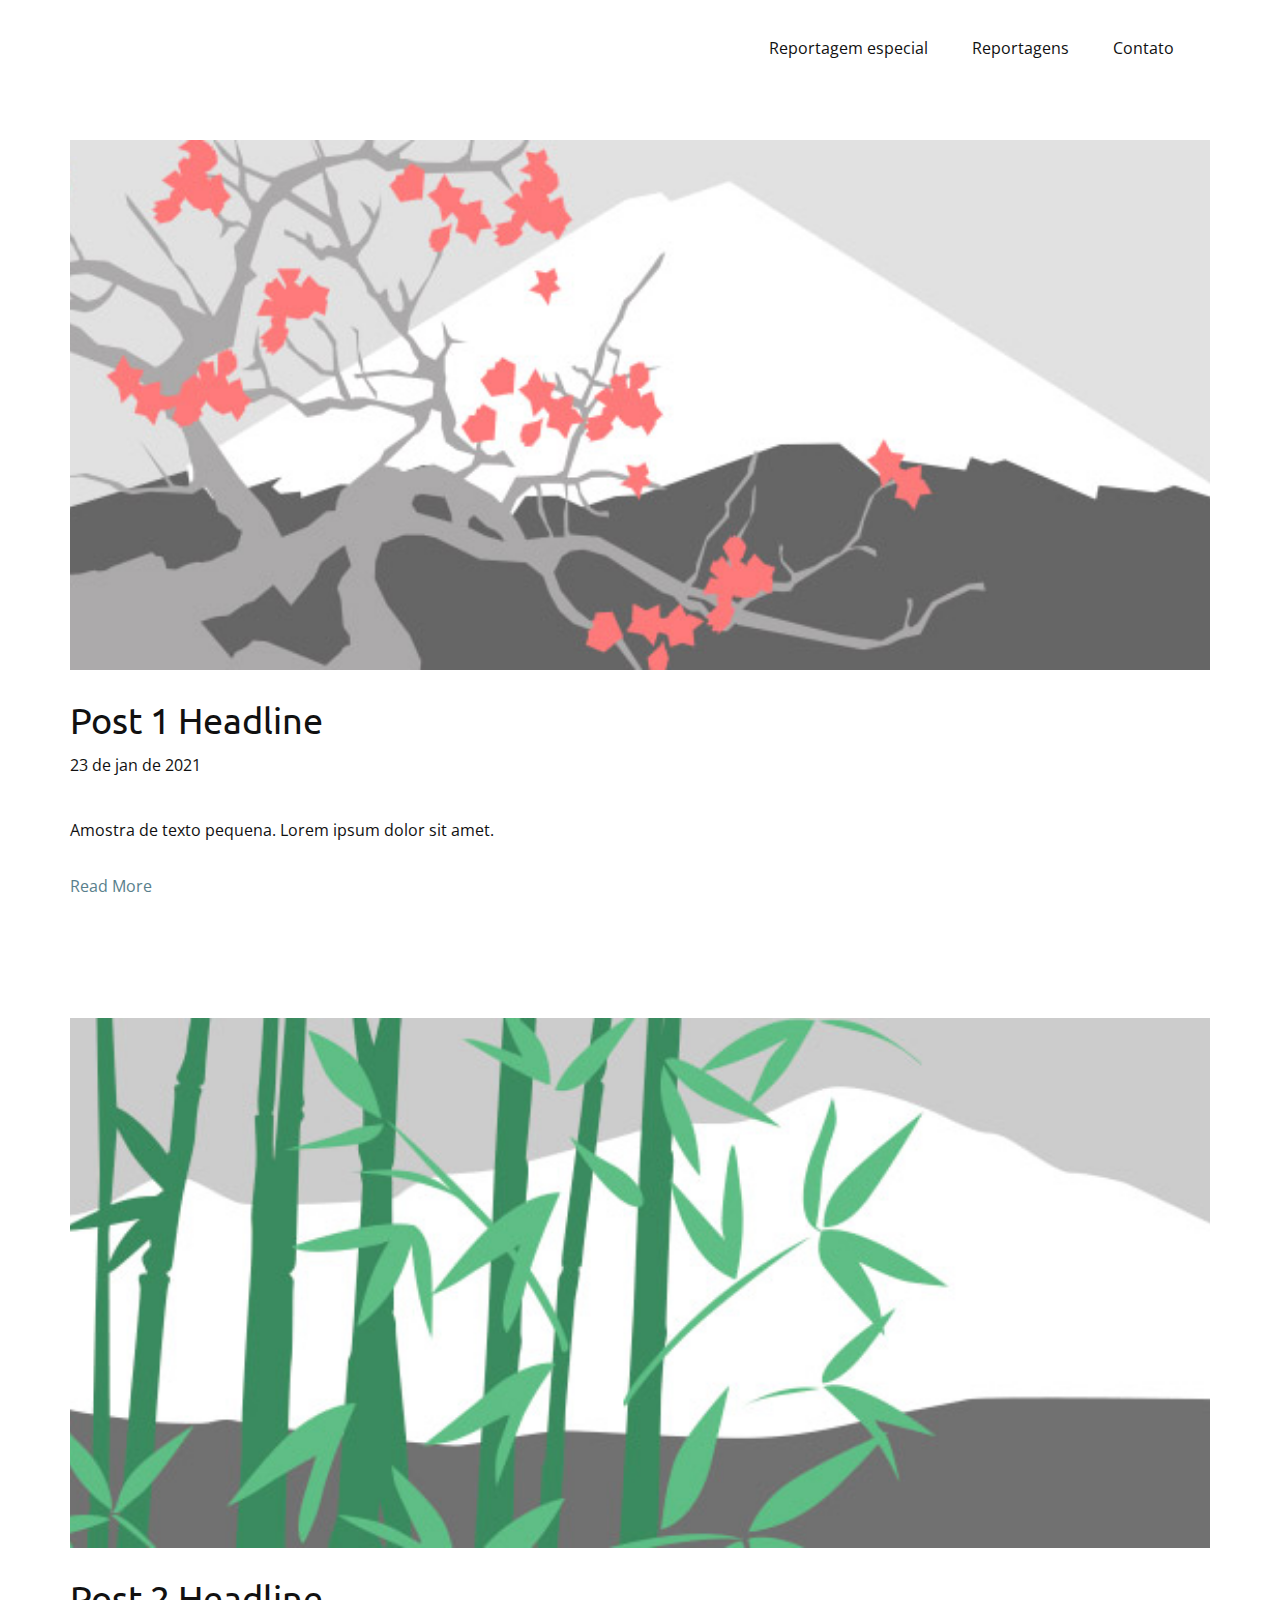
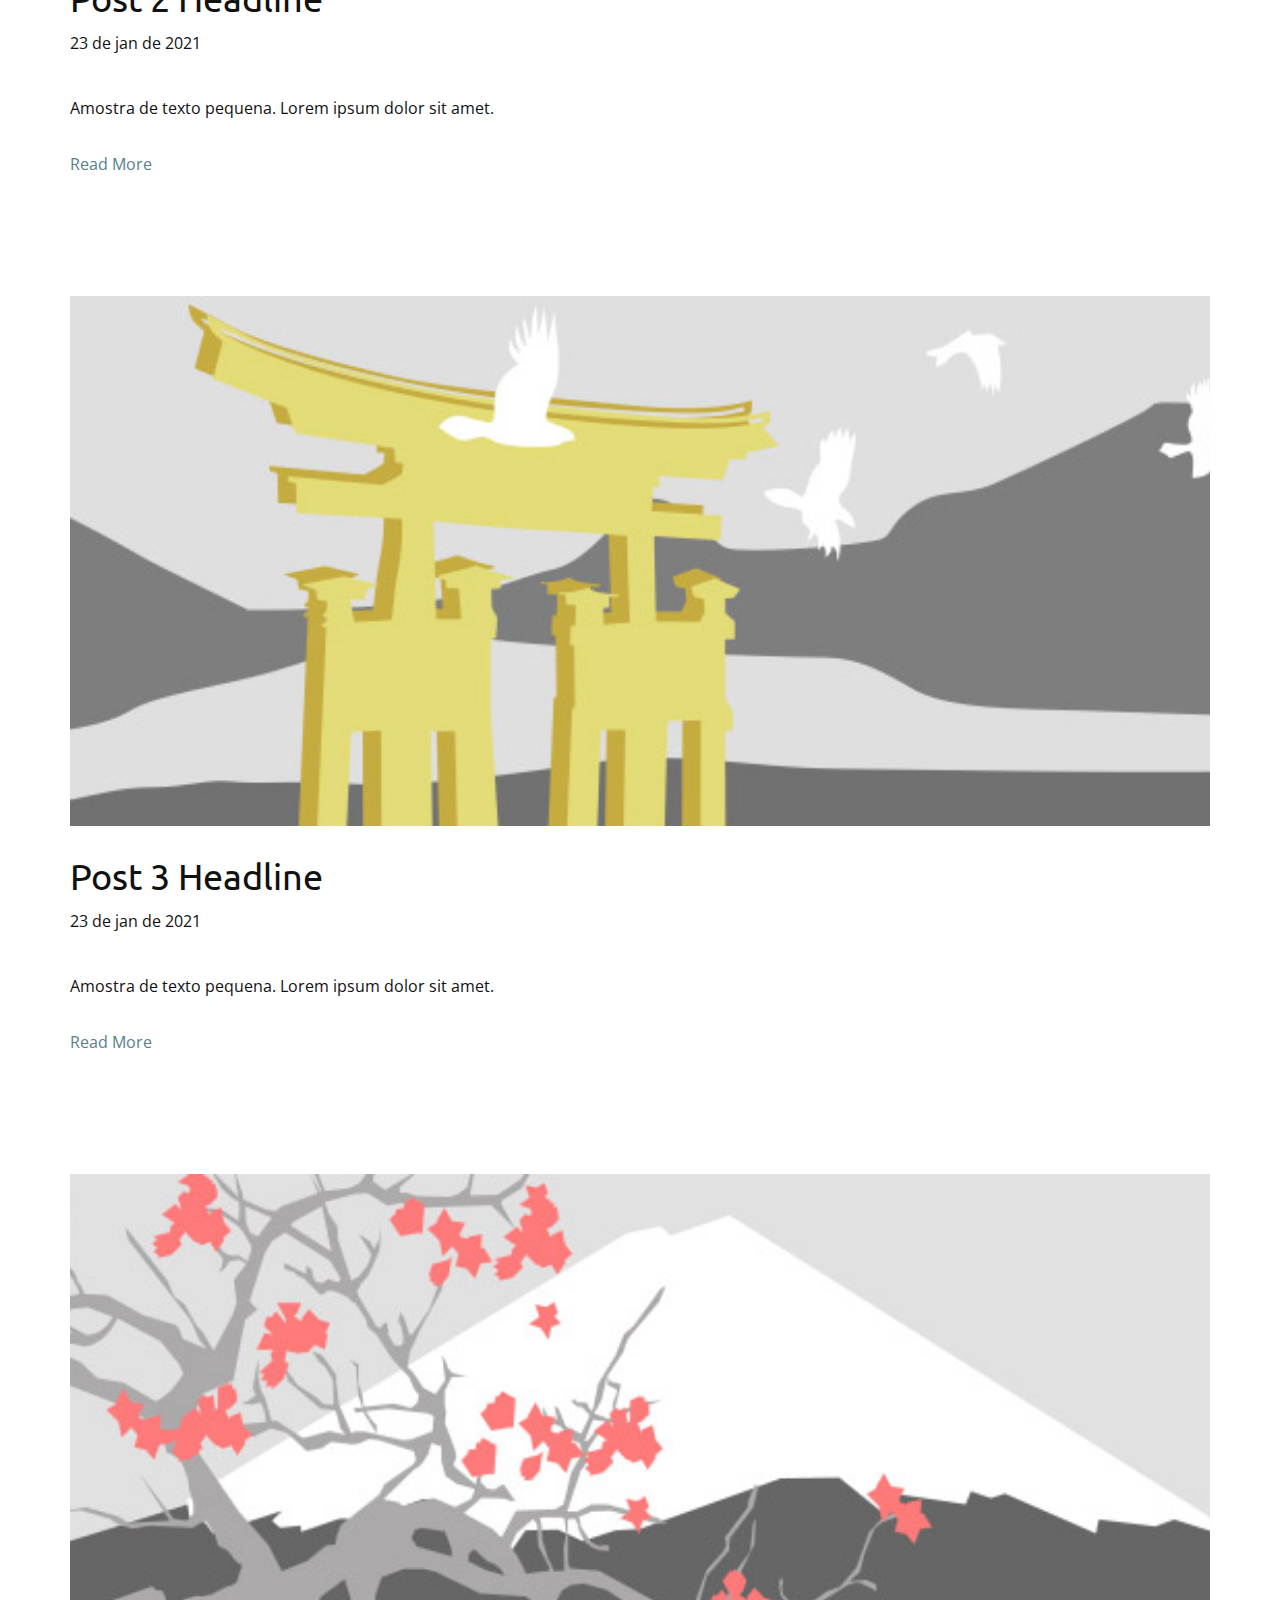
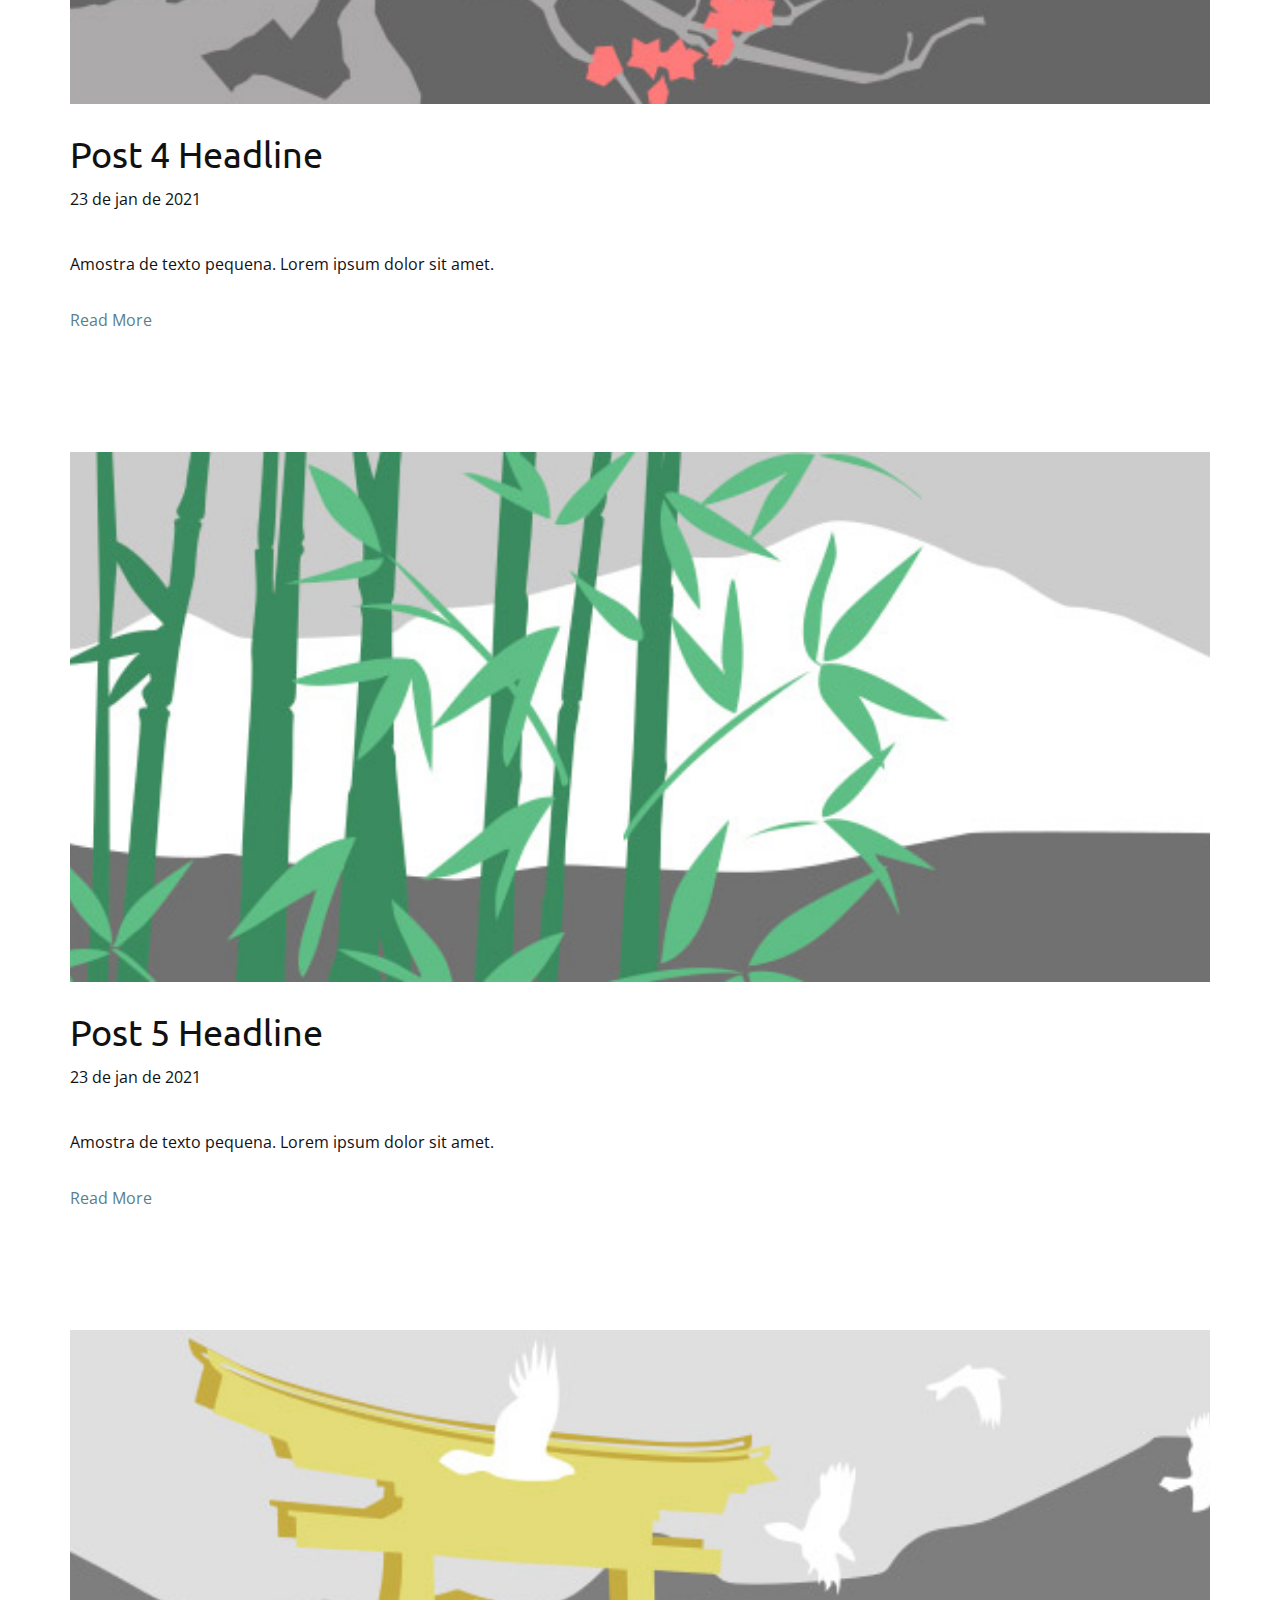
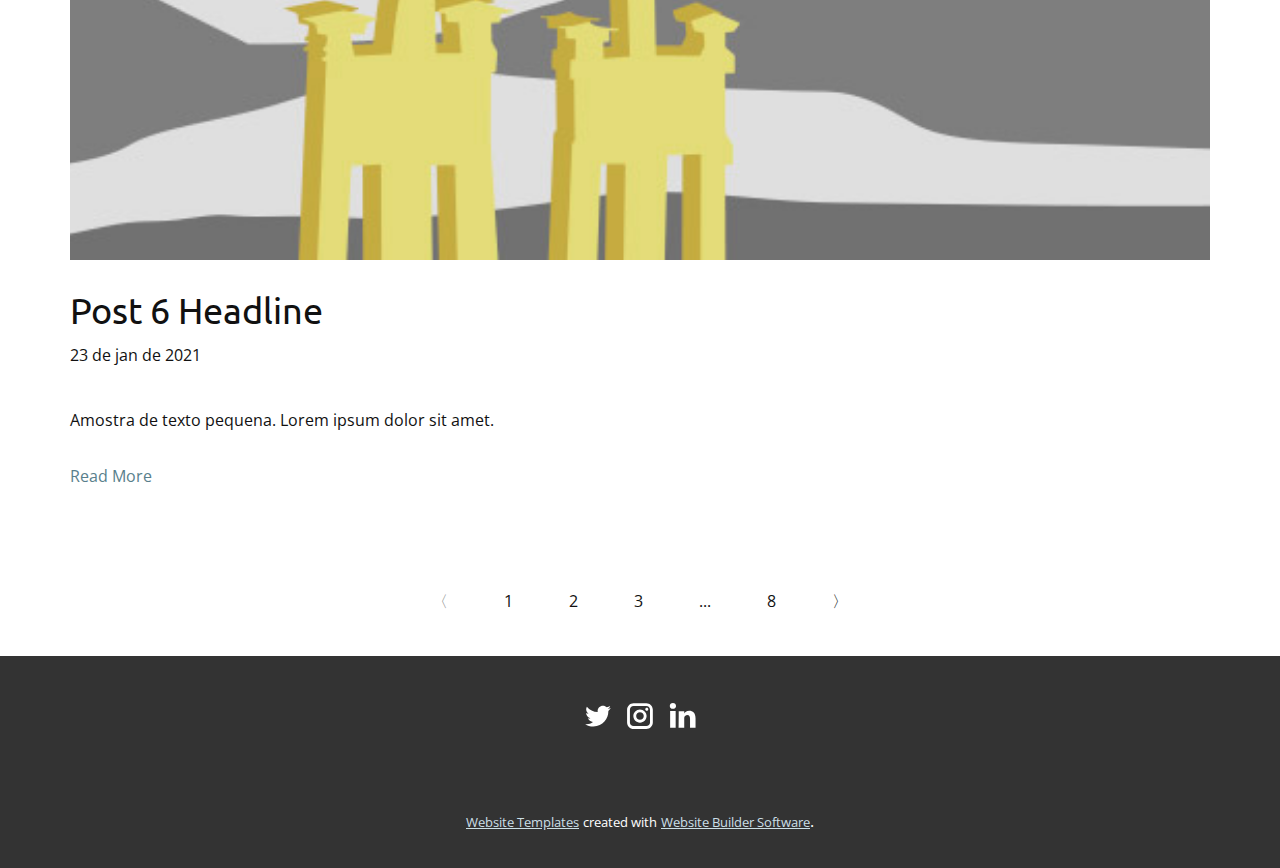
<file: blog/blog.html>
<html style="font-size: 16px;" lang="pt-BR"><head>
    <meta name="viewport" content="width=device-width, initial-scale=1.0">
    <meta charset="utf-8">
    <meta name="keywords" content="Post de Blog 1, Post de Blog 2, Post de Blog 3, Post de Blog 4">
    <meta name="description" content="">
    <meta name="page_type" content="np-template-header-footer-from-plugin">
    <title>Blog Template</title>
    <link rel="stylesheet" href="../nicepage.css" media="screen">
<link rel="stylesheet" href="../Blog-Template.css" media="screen">
    <script class="u-script" type="text/javascript" src="../jquery.js" defer=""></script>
    <script class="u-script" type="text/javascript" src="../nicepage.js" defer=""></script>
    <meta name="generator" content="Nicepage 3.4.1, nicepage.com">
    <link rel="icon" href="../images/favicon1.png">
    <link id="u-theme-google-font" rel="stylesheet" href="https://fonts.googleapis.com/css?family=Ubuntu:300,300i,400,400i,500,500i,700,700i|Open+Sans:300,300i,400,400i,600,600i,700,700i,800,800i">
    
    
    
    
    
    
    <script type="application/ld+json">{
		"@context": "http://schema.org",
		"@type": "Organization",
		"name": "portifolio-taciolorran",
		"url": "index.html",
		"sameAs": [
				"https://twitter.com/__tacin?s=09",
				"https://www.instagram.com/sir_lorran/",
				"https://linkedin.com/in/tacio-lorran-436272165/"
		]
}</script>
    <meta property="og:title" content="Blog Template">
    <meta property="og:type" content="website">
    <meta name="theme-color" content="#597f8c">
    <link rel="canonical" href="../index.html">
    <meta property="og:url" content="index.html">
    <meta name="twitter:site" content="@">
    <meta name="twitter:card" content="summary_large_image">
    <meta name="twitter:title" content="Blog Template">
    <meta name="twitter:description" content="portifolio-taciolorran">
  </head>
  <body class="u-body"><header class="u-align-left u-clearfix u-header u-header" id="sec-b0b2"><div class="u-clearfix u-sheet u-valign-middle-xs u-sheet-1">
        <nav class="u-menu u-menu-dropdown u-offcanvas u-menu-1">
          <div class="menu-collapse">
            <a class="u-button-style u-nav-link" href="#">
              <svg><use xmlns:xlink="http://www.w3.org/1999/xlink" xlink:href="#menu-hamburger"></use></svg>
              <svg version="1.1" xmlns="http://www.w3.org/2000/svg" xmlns:xlink="http://www.w3.org/1999/xlink"><defs><symbol id="menu-hamburger" viewBox="0 0 16 16" style="width: 16px; height: 16px;"><rect y="1" width="16" height="2"></rect><rect y="7" width="16" height="2"></rect><rect y="13" width="16" height="2"></rect>
</symbol>
</defs></svg>
            </a>
          </div>
          <div class="u-custom-menu u-nav-container">
            <ul class="u-nav u-unstyled"><li class="u-nav-item"><a class="u-button-style u-nav-link" href="../taciolorran.html#Coberturaespecial" data-page-id="84539291" style="padding: 10px 22px;">Reportagem especial</a>
</li><li class="u-nav-item"><a class="u-button-style u-nav-link" href="../taciolorran.html#reportagens" data-page-id="84539291" style="padding: 10px 22px;">Reportagens</a>
</li><li class="u-nav-item"><a class="u-button-style u-nav-link" href="../taciolorran.html#sobre" data-page-id="84539291" style="padding: 10px 22px;">Contato</a>
</li></ul>
          </div>
          <div class="u-custom-menu u-nav-container-collapse">
            <div class="u-black u-container-style u-inner-container-layout u-opacity u-opacity-95 u-sidenav">
              <div class="u-sidenav-overflow">
                <div class="u-menu-close"></div>
                <ul class="u-align-center u-nav u-popupmenu-items u-unstyled u-nav-2"><li class="u-nav-item"><a class="u-button-style u-nav-link" href="../taciolorran.html#Coberturaespecial" data-page-id="84539291" style="padding: 10px 22px;">Reportagem especial</a>
</li><li class="u-nav-item"><a class="u-button-style u-nav-link" href="../taciolorran.html#reportagens" data-page-id="84539291" style="padding: 10px 22px;">Reportagens</a>
</li><li class="u-nav-item"><a class="u-button-style u-nav-link" href="../taciolorran.html#sobre" data-page-id="84539291" style="padding: 10px 22px;">Contato</a>
</li></ul>
              </div>
            </div>
            <div class="u-black u-menu-overlay u-opacity u-opacity-70"></div>
          </div>
        </nav>
      </div></header>
    <section class="u-clearfix u-section-1" id="sec-6cfb">
      <div class="u-clearfix u-sheet u-sheet-1">
        <a class="u-post-header-link" href="../blog/post.html"><img src="../images/1.jpeg" alt="" class="u-blog-control u-expanded-width u-image u-image-default u-image-1" data-image-width="1080" data-image-height="1080"></a>
        <h2 class="u-blog-control u-expanded-width u-text u-text-1">
          <a class="u-post-header-link" href="../blog/post.html">Post 1 Headline</a>
        </h2>
        <div class="u-metadata u-metadata-1">
          <span class="u-meta-date u-meta-icon">23 de jan de 2021</span>
          
          
        </div>
        <div class="u-blog-control u-expanded-width u-post-content u-text u-text-2 fr-view">Amostra de texto pequena. Lorem ipsum dolor sit amet.</div>
        <a href="../blog/post.html" class="u-blog-control u-link u-link-1">Read More</a>
      </div>
    </section><section class="u-clearfix u-section-2" id="sec-50aa">
      <div class="u-clearfix u-sheet u-sheet-1">
        <a class="u-post-header-link" href="../blog/post-1.html"><img src="../images/2.jpeg" alt="" class="u-blog-control u-expanded-width u-image u-image-default u-image-1" data-image-width="1080" data-image-height="1080"></a>
        <h2 class="u-blog-control u-expanded-width u-text u-text-1">
          <a class="u-post-header-link" href="../blog/post-1.html">Post 2 Headline</a>
        </h2>
        <div class="u-metadata u-metadata-1">
          <span class="u-meta-date u-meta-icon">23 de jan de 2021</span>
          
          
        </div>
        <div class="u-blog-control u-expanded-width u-post-content u-text u-text-2 fr-view">Amostra de texto pequena. Lorem ipsum dolor sit amet.</div>
        <a href="../blog/post-1.html" class="u-blog-control u-link u-link-1">Read More</a>
      </div>
    </section><section class="u-clearfix u-section-3" id="sec-b989">
      <div class="u-clearfix u-sheet u-sheet-1">
        <a class="u-post-header-link" href="../blog/post-2.html"><img src="../images/3.jpeg" alt="" class="u-blog-control u-expanded-width u-image u-image-default u-image-1" data-image-width="1080" data-image-height="1080"></a>
        <h2 class="u-blog-control u-expanded-width u-text u-text-1">
          <a class="u-post-header-link" href="../blog/post-2.html">Post 3 Headline</a>
        </h2>
        <div class="u-metadata u-metadata-1">
          <span class="u-meta-date u-meta-icon">23 de jan de 2021</span>
          
          
        </div>
        <div class="u-blog-control u-expanded-width u-post-content u-text u-text-2 fr-view">Amostra de texto pequena. Lorem ipsum dolor sit amet.</div>
        <a href="../blog/post-2.html" class="u-blog-control u-link u-link-1">Read More</a>
      </div>
    </section><section class="u-clearfix u-section-4" id="sec-c309">
      <div class="u-clearfix u-sheet u-sheet-1">
        <a class="u-post-header-link" href="../blog/post-3.html"><img src="../images/1.jpeg" alt="" class="u-blog-control u-expanded-width u-image u-image-default u-image-1" data-image-width="1080" data-image-height="1080"></a>
        <h2 class="u-blog-control u-expanded-width u-text u-text-1">
          <a class="u-post-header-link" href="../blog/post-3.html">Post 4 Headline</a>
        </h2>
        <div class="u-metadata u-metadata-1">
          <span class="u-meta-date u-meta-icon">23 de jan de 2021</span>
          
          
        </div>
        <div class="u-blog-control u-expanded-width u-post-content u-text u-text-2 fr-view">Amostra de texto pequena. Lorem ipsum dolor sit amet.</div>
        <a href="../blog/post-3.html" class="u-blog-control u-link u-link-1">Read More</a>
      </div>
    </section><section class="u-clearfix u-section-1" id="sec-6cfb">
      <div class="u-clearfix u-sheet u-sheet-1">
        <a class="u-post-header-link" href="../blog/post-4.html"><img src="../images/2.jpeg" alt="" class="u-blog-control u-expanded-width u-image u-image-default u-image-1" data-image-width="1080" data-image-height="1080"></a>
        <h2 class="u-blog-control u-expanded-width u-text u-text-1">
          <a class="u-post-header-link" href="../blog/post-4.html">Post 5 Headline</a>
        </h2>
        <div class="u-metadata u-metadata-1">
          <span class="u-meta-date u-meta-icon">23 de jan de 2021</span>
          
          
        </div>
        <div class="u-blog-control u-expanded-width u-post-content u-text u-text-2 fr-view">Amostra de texto pequena. Lorem ipsum dolor sit amet.</div>
        <a href="../blog/post-4.html" class="u-blog-control u-link u-link-1">Read More</a>
      </div>
    </section><section class="u-clearfix u-section-2" id="sec-50aa">
      <div class="u-clearfix u-sheet u-sheet-1">
        <a class="u-post-header-link" href="../blog/post-5.html"><img src="../images/3.jpeg" alt="" class="u-blog-control u-expanded-width u-image u-image-default u-image-1" data-image-width="1080" data-image-height="1080"></a>
        <h2 class="u-blog-control u-expanded-width u-text u-text-1">
          <a class="u-post-header-link" href="../blog/post-5.html">Post 6 Headline</a>
        </h2>
        <div class="u-metadata u-metadata-1">
          <span class="u-meta-date u-meta-icon">23 de jan de 2021</span>
          
          
        </div>
        <div class="u-blog-control u-expanded-width u-post-content u-text u-text-2 fr-view">Amostra de texto pequena. Lorem ipsum dolor sit amet.</div>
        <a href="../blog/post-5.html" class="u-blog-control u-link u-link-1">Read More</a>
      </div>
    </section>
    
    
    
    <section class="u-clearfix u-section-5" id="sec-f1cd">
      <div class="u-clearfix u-sheet u-sheet-1">
        <ul class="responsive-style1 u-pagination u-unstyled u-pagination-1">
          <li class="disabled prev u-nav-item u-pagination-item">
            <a class="u-button-style u-nav-link" href="#" style="padding: 16px 28px;">〈</a>
          </li>
          <li class="active u-nav-item u-pagination-item">
            <a class="u-button-style u-nav-link" href="#" style="padding: 16px 28px;">1</a>
          </li>
          <li class="u-nav-item u-pagination-item">
            <a class="u-button-style u-nav-link" href="#" style="padding: 16px 28px;">2</a>
          </li>
          <li class="u-nav-item u-pagination-item">
            <a class="u-button-style u-nav-link" href="#" style="padding: 16px 28px;">3</a>
          </li>
          <li class="u-nav-item u-pagination-item u-pagination-separator">
            <a class="u-button-style u-nav-link" href="#" style="padding: 16px 28px;">...</a>
          </li>
          <li class="u-nav-item u-pagination-item">
            <a class="u-button-style u-nav-link" href="#" style="padding: 16px 28px;">8</a>
          </li>
          <li class="next u-nav-item u-pagination-item">
            <a class="u-button-style u-nav-link" href="#" style="padding: 16px 28px;">〉</a>
          </li>
        </ul>
      </div>
    </section>
    
    
    <footer class="u-clearfix u-footer u-grey-80" id="sec-fa2a"><div class="u-clearfix u-sheet u-sheet-1">
        <div class="u-align-left u-social-icons u-spacing-10 u-social-icons-1">
          <a class="u-social-url" target="_blank" href="https://twitter.com/__tacin?s=09"><span class="u-icon u-icon-circle u-social-twitter u-social-type-logo u-icon-1"><svg class="u-svg-link" preserveAspectRatio="xMidYMin slice" viewBox="0 0 112 112" style=""><use xmlns:xlink="http://www.w3.org/1999/xlink" xlink:href="#svg-b9f6"></use></svg><svg xmlns="http://www.w3.org/2000/svg" xmlns:xlink="http://www.w3.org/1999/xlink" version="1.1" xml:space="preserve" class="u-svg-content" viewBox="0 0 112 112" x="0px" y="0px" id="svg-b9f6"><path d="M92.2,38.2c0,0.8,0,1.6,0,2.3c0,24.3-18.6,52.4-52.6,52.4c-10.6,0.1-20.2-2.9-28.5-8.2 c1.4,0.2,2.9,0.2,4.4,0.2c8.7,0,16.7-2.9,23-7.9c-8.1-0.2-14.9-5.5-17.3-12.8c1.1,0.2,2.4,0.2,3.4,0.2c1.6,0,3.3-0.2,4.8-0.7 c-8.4-1.6-14.9-9.2-14.9-18c0-0.2,0-0.2,0-0.2c2.5,1.4,5.4,2.2,8.4,2.3c-5-3.3-8.3-8.9-8.3-15.4c0-3.4,1-6.5,2.5-9.2 c9.1,11.1,22.7,18.5,38,19.2c-0.2-1.4-0.4-2.8-0.4-4.3c0.1-10,8.3-18.2,18.5-18.2c5.4,0,10.1,2.2,13.5,5.7c4.3-0.8,8.1-2.3,11.7-4.5 c-1.4,4.3-4.3,7.9-8.1,10.1c3.7-0.4,7.3-1.4,10.6-2.9C98.9,32.3,95.7,35.5,92.2,38.2z"></path></svg></span>
          </a>
          <a class="u-social-url" target="_blank" href="https://www.instagram.com/sir_lorran/"><span class="u-icon u-icon-circle u-social-instagram u-social-type-logo u-icon-2"><svg class="u-svg-link" preserveAspectRatio="xMidYMin slice" viewBox="0 0 112 112" style=""><use xmlns:xlink="http://www.w3.org/1999/xlink" xlink:href="#svg-86b2"></use></svg><svg xmlns="http://www.w3.org/2000/svg" xmlns:xlink="http://www.w3.org/1999/xlink" version="1.1" xml:space="preserve" class="u-svg-content" viewBox="0 0 112 112" x="0px" y="0px" id="svg-86b2"><path d="M55.9,32.9c-12.8,0-23.2,10.4-23.2,23.2s10.4,23.2,23.2,23.2s23.2-10.4,23.2-23.2S68.7,32.9,55.9,32.9z M55.9,69.4c-7.4,0-13.3-6-13.3-13.3c-0.1-7.4,6-13.3,13.3-13.3s13.3,6,13.3,13.3C69.3,63.5,63.3,69.4,55.9,69.4z"></path><path d="M79.7,26.8c-3,0-5.4,2.5-5.4,5.4s2.5,5.4,5.4,5.4c3,0,5.4-2.5,5.4-5.4S82.7,26.8,79.7,26.8z"></path><path d="M78.2,11H33.5C21,11,10.8,21.3,10.8,33.7v44.7c0,12.6,10.2,22.8,22.7,22.8h44.7c12.6,0,22.7-10.2,22.7-22.7 V33.7C100.8,21.1,90.6,11,78.2,11z M91,78.4c0,7.1-5.8,12.8-12.8,12.8H33.5c-7.1,0-12.8-5.8-12.8-12.8V33.7 c0-7.1,5.8-12.8,12.8-12.8h44.7c7.1,0,12.8,5.8,12.8,12.8V78.4z"></path></svg></span>
          </a>
          <a class="u-social-url" target="_blank" href="https://linkedin.com/in/tacio-lorran-436272165/"><span class="u-icon u-icon-circle u-social-linkedin u-social-type-logo u-icon-3"><svg class="u-svg-link" preserveAspectRatio="xMidYMin slice" viewBox="0 0 112 112" style=""><use xmlns:xlink="http://www.w3.org/1999/xlink" xlink:href="#svg-95f2"></use></svg><svg xmlns="http://www.w3.org/2000/svg" xmlns:xlink="http://www.w3.org/1999/xlink" version="1.1" xml:space="preserve" class="u-svg-content" viewBox="0 0 112 112" x="0px" y="0px" id="svg-95f2"><path d="M33.8,96.8H14.5v-58h19.3V96.8z M24.1,30.9L24.1,30.9c-6.6,0-10.8-4.5-10.8-10.1c0-5.8,4.3-10.1,10.9-10.1 S34.9,15,35.1,20.8C35.1,26.4,30.8,30.9,24.1,30.9z M103.3,96.8H84.1v-31c0-7.8-2.7-13.1-9.8-13.1c-5.3,0-8.5,3.6-9.9,7.1 c-0.6,1.3-0.6,3-0.6,4.8V97H44.5c0,0,0.3-52.6,0-58h19.3v8.2c2.6-3.9,7.2-9.6,17.4-9.6c12.7,0,22.2,8.4,22.2,26.1V96.8z"></path></svg></span>
          </a>
        </div>
      </div></footer>
    <section class="u-backlink u-clearfix u-grey-80">
      <a class="u-link" href="https://nicepage.com/website-templates" target="_blank">
        <span>Website Templates</span>
      </a>
      <p class="u-text">
        <span>created with</span>
      </p>
      <a class="u-link" href="https://nicepage.com/" target="_blank">
        <span>Website Builder Software</span>
      </a>. 
    </section>
  
</body></html>
</file>
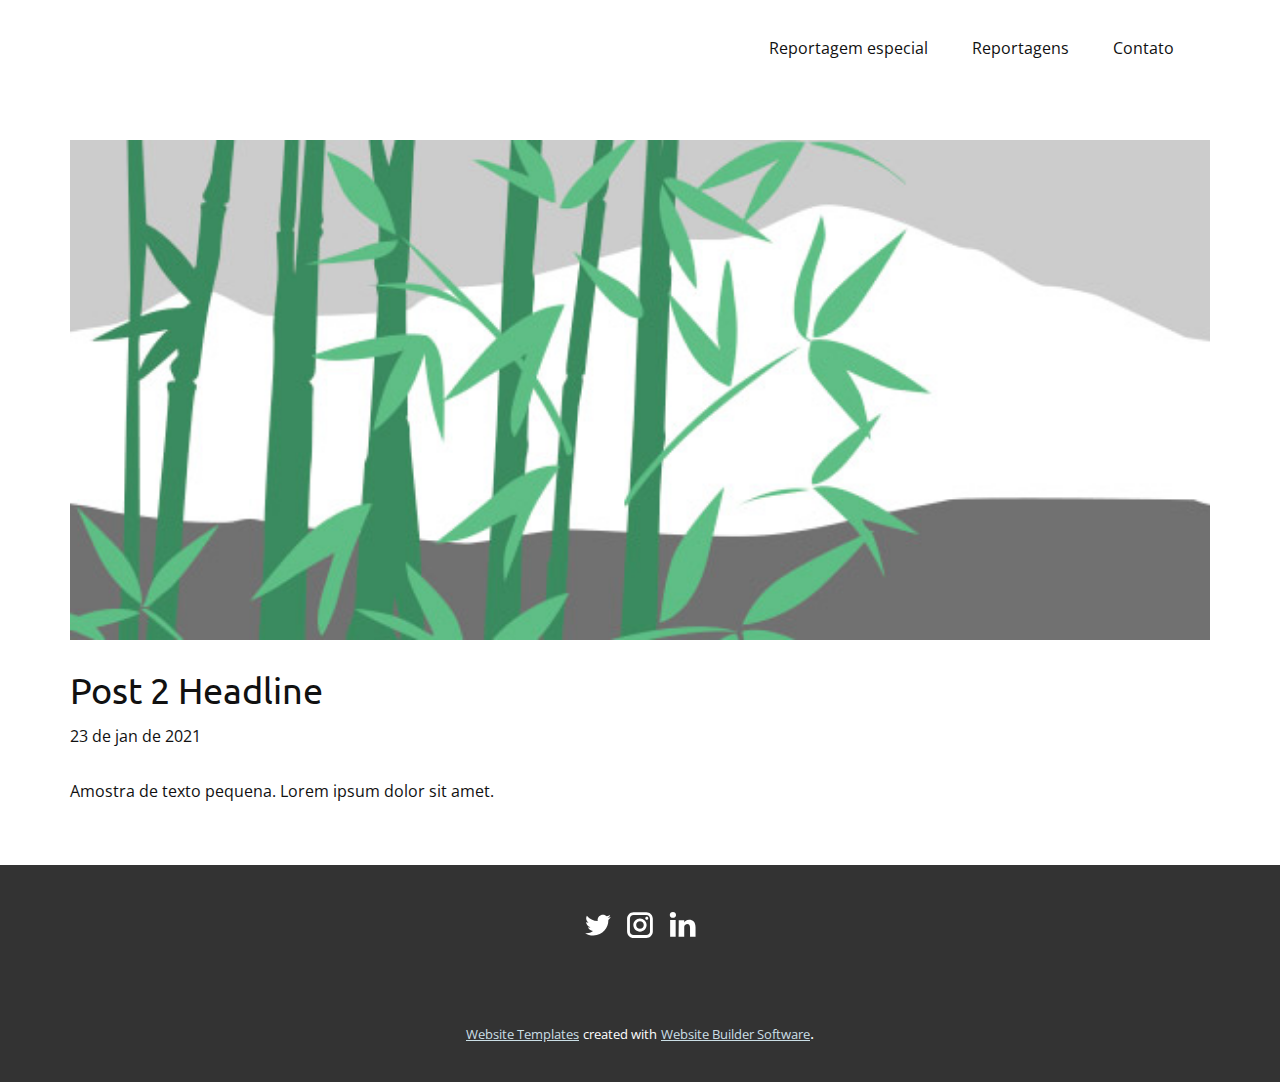
<file: blog/post-1.html>
<!doctype html>
<html style="font-size: 16px;" lang="pt-BR"><head>
    <meta name="viewport" content="width=device-width, initial-scale=1.0">
    <meta charset="utf-8">
    <meta name="keywords" content="Post de Blog 1">
    <meta name="description" content="">
    <meta name="page_type" content="np-template-header-footer-from-plugin">
    <title>Post 2 Headline</title>
    <link rel="stylesheet" href="../nicepage.css" media="screen">
<link rel="stylesheet" href="../Post-Template.css" media="screen">
    <script class="u-script" type="text/javascript" src="../jquery.js" defer=""></script>
    <script class="u-script" type="text/javascript" src="../nicepage.js" defer=""></script>
    <meta name="generator" content="Nicepage 3.4.1, nicepage.com">
    <link rel="icon" href="../images/favicon1.png">
    <link id="u-theme-google-font" rel="stylesheet" href="https://fonts.googleapis.com/css?family=Ubuntu:300,300i,400,400i,500,500i,700,700i|Open+Sans:300,300i,400,400i,600,600i,700,700i,800,800i">
    
    
    <script type="application/ld+json">{
		"@context": "http://schema.org",
		"@type": "Organization",
		"name": "portifolio-taciolorran",
		"url": "index.html",
		"sameAs": [
				"https://twitter.com/__tacin?s=09",
				"https://www.instagram.com/sir_lorran/",
				"https://linkedin.com/in/tacio-lorran-436272165/"
		]
}</script>
    <meta property="og:title" content="Post Template">
    <meta property="og:type" content="website">
    <meta name="theme-color" content="#597f8c">
    <link rel="canonical" href="../index.html">
    <meta property="og:url" content="index.html">
    <meta name="twitter:site" content="@">
    <meta name="twitter:card" content="summary_large_image">
    <meta name="twitter:title" content="Post Template">
    <meta name="twitter:description" content="portifolio-taciolorran">
  </head>
  <body class="u-body"><header class="u-align-left u-clearfix u-header u-header" id="sec-b0b2"><div class="u-clearfix u-sheet u-valign-middle-xs u-sheet-1">
        <nav class="u-menu u-menu-dropdown u-offcanvas u-menu-1">
          <div class="menu-collapse">
            <a class="u-button-style u-nav-link" href="#">
              <svg><use xmlns:xlink="http://www.w3.org/1999/xlink" xlink:href="#menu-hamburger"></use></svg>
              <svg version="1.1" xmlns="http://www.w3.org/2000/svg" xmlns:xlink="http://www.w3.org/1999/xlink"><defs><symbol id="menu-hamburger" viewBox="0 0 16 16" style="width: 16px; height: 16px;"><rect y="1" width="16" height="2"></rect><rect y="7" width="16" height="2"></rect><rect y="13" width="16" height="2"></rect>
</symbol>
</defs></svg>
            </a>
          </div>
          <div class="u-custom-menu u-nav-container">
            <ul class="u-nav u-unstyled"><li class="u-nav-item"><a class="u-button-style u-nav-link" href="../taciolorran.html#Coberturaespecial" data-page-id="84539291" style="padding: 10px 22px;">Reportagem especial</a>
</li><li class="u-nav-item"><a class="u-button-style u-nav-link" href="../taciolorran.html#reportagens" data-page-id="84539291" style="padding: 10px 22px;">Reportagens</a>
</li><li class="u-nav-item"><a class="u-button-style u-nav-link" href="../taciolorran.html#sobre" data-page-id="84539291" style="padding: 10px 22px;">Contato</a>
</li></ul>
          </div>
          <div class="u-custom-menu u-nav-container-collapse">
            <div class="u-black u-container-style u-inner-container-layout u-opacity u-opacity-95 u-sidenav">
              <div class="u-sidenav-overflow">
                <div class="u-menu-close"></div>
                <ul class="u-align-center u-nav u-popupmenu-items u-unstyled u-nav-2"><li class="u-nav-item"><a class="u-button-style u-nav-link" href="../taciolorran.html#Coberturaespecial" data-page-id="84539291" style="padding: 10px 22px;">Reportagem especial</a>
</li><li class="u-nav-item"><a class="u-button-style u-nav-link" href="../taciolorran.html#reportagens" data-page-id="84539291" style="padding: 10px 22px;">Reportagens</a>
</li><li class="u-nav-item"><a class="u-button-style u-nav-link" href="../taciolorran.html#sobre" data-page-id="84539291" style="padding: 10px 22px;">Contato</a>
</li></ul>
              </div>
            </div>
            <div class="u-black u-menu-overlay u-opacity u-opacity-70"></div>
          </div>
        </nav>
      </div></header>
    <section class="u-clearfix u-section-1" id="sec-750a">
      <div class="u-clearfix u-sheet u-sheet-1">
        <img src="../images/2.jpeg" alt="" class="u-blog-control u-expanded-width u-image u-image-default u-image-1" data-image-width="1080" data-image-height="1080">
        <h2 class="u-blog-control u-custom-font u-expanded-width u-heading-font u-text u-text-1">Post 2 Headline</h2>
        <div class="u-metadata u-metadata-1">
          <span class="u-meta-date u-meta-icon">23 de jan de 2021</span>
          
          
        </div>
        <div class="u-blog-control u-expanded-width-sm u-expanded-width-xl u-expanded-width-xs u-post-content u-text u-text-2 fr-view">
  Amostra de texto pequena. Lorem ipsum dolor sit amet.
  </div>
      </div>
    </section>
    
    
    <footer class="u-clearfix u-footer u-grey-80" id="sec-fa2a"><div class="u-clearfix u-sheet u-sheet-1">
        <div class="u-align-left u-social-icons u-spacing-10 u-social-icons-1">
          <a class="u-social-url" target="_blank" href="https://twitter.com/__tacin?s=09"><span class="u-icon u-icon-circle u-social-twitter u-social-type-logo u-icon-1"><svg class="u-svg-link" preserveAspectRatio="xMidYMin slice" viewBox="0 0 112 112" style=""><use xmlns:xlink="http://www.w3.org/1999/xlink" xlink:href="#svg-b9f6"></use></svg><svg xmlns="http://www.w3.org/2000/svg" xmlns:xlink="http://www.w3.org/1999/xlink" version="1.1" xml:space="preserve" class="u-svg-content" viewBox="0 0 112 112" x="0px" y="0px" id="svg-b9f6"><path d="M92.2,38.2c0,0.8,0,1.6,0,2.3c0,24.3-18.6,52.4-52.6,52.4c-10.6,0.1-20.2-2.9-28.5-8.2 c1.4,0.2,2.9,0.2,4.4,0.2c8.7,0,16.7-2.9,23-7.9c-8.1-0.2-14.9-5.5-17.3-12.8c1.1,0.2,2.4,0.2,3.4,0.2c1.6,0,3.3-0.2,4.8-0.7 c-8.4-1.6-14.9-9.2-14.9-18c0-0.2,0-0.2,0-0.2c2.5,1.4,5.4,2.2,8.4,2.3c-5-3.3-8.3-8.9-8.3-15.4c0-3.4,1-6.5,2.5-9.2 c9.1,11.1,22.7,18.5,38,19.2c-0.2-1.4-0.4-2.8-0.4-4.3c0.1-10,8.3-18.2,18.5-18.2c5.4,0,10.1,2.2,13.5,5.7c4.3-0.8,8.1-2.3,11.7-4.5 c-1.4,4.3-4.3,7.9-8.1,10.1c3.7-0.4,7.3-1.4,10.6-2.9C98.9,32.3,95.7,35.5,92.2,38.2z"></path></svg></span>
          </a>
          <a class="u-social-url" target="_blank" href="https://www.instagram.com/sir_lorran/"><span class="u-icon u-icon-circle u-social-instagram u-social-type-logo u-icon-2"><svg class="u-svg-link" preserveAspectRatio="xMidYMin slice" viewBox="0 0 112 112" style=""><use xmlns:xlink="http://www.w3.org/1999/xlink" xlink:href="#svg-86b2"></use></svg><svg xmlns="http://www.w3.org/2000/svg" xmlns:xlink="http://www.w3.org/1999/xlink" version="1.1" xml:space="preserve" class="u-svg-content" viewBox="0 0 112 112" x="0px" y="0px" id="svg-86b2"><path d="M55.9,32.9c-12.8,0-23.2,10.4-23.2,23.2s10.4,23.2,23.2,23.2s23.2-10.4,23.2-23.2S68.7,32.9,55.9,32.9z M55.9,69.4c-7.4,0-13.3-6-13.3-13.3c-0.1-7.4,6-13.3,13.3-13.3s13.3,6,13.3,13.3C69.3,63.5,63.3,69.4,55.9,69.4z"></path><path d="M79.7,26.8c-3,0-5.4,2.5-5.4,5.4s2.5,5.4,5.4,5.4c3,0,5.4-2.5,5.4-5.4S82.7,26.8,79.7,26.8z"></path><path d="M78.2,11H33.5C21,11,10.8,21.3,10.8,33.7v44.7c0,12.6,10.2,22.8,22.7,22.8h44.7c12.6,0,22.7-10.2,22.7-22.7 V33.7C100.8,21.1,90.6,11,78.2,11z M91,78.4c0,7.1-5.8,12.8-12.8,12.8H33.5c-7.1,0-12.8-5.8-12.8-12.8V33.7 c0-7.1,5.8-12.8,12.8-12.8h44.7c7.1,0,12.8,5.8,12.8,12.8V78.4z"></path></svg></span>
          </a>
          <a class="u-social-url" target="_blank" href="https://linkedin.com/in/tacio-lorran-436272165/"><span class="u-icon u-icon-circle u-social-linkedin u-social-type-logo u-icon-3"><svg class="u-svg-link" preserveAspectRatio="xMidYMin slice" viewBox="0 0 112 112" style=""><use xmlns:xlink="http://www.w3.org/1999/xlink" xlink:href="#svg-95f2"></use></svg><svg xmlns="http://www.w3.org/2000/svg" xmlns:xlink="http://www.w3.org/1999/xlink" version="1.1" xml:space="preserve" class="u-svg-content" viewBox="0 0 112 112" x="0px" y="0px" id="svg-95f2"><path d="M33.8,96.8H14.5v-58h19.3V96.8z M24.1,30.9L24.1,30.9c-6.6,0-10.8-4.5-10.8-10.1c0-5.8,4.3-10.1,10.9-10.1 S34.9,15,35.1,20.8C35.1,26.4,30.8,30.9,24.1,30.9z M103.3,96.8H84.1v-31c0-7.8-2.7-13.1-9.8-13.1c-5.3,0-8.5,3.6-9.9,7.1 c-0.6,1.3-0.6,3-0.6,4.8V97H44.5c0,0,0.3-52.6,0-58h19.3v8.2c2.6-3.9,7.2-9.6,17.4-9.6c12.7,0,22.2,8.4,22.2,26.1V96.8z"></path></svg></span>
          </a>
        </div>
      </div></footer>
    <section class="u-backlink u-clearfix u-grey-80">
      <a class="u-link" href="https://nicepage.com/website-templates" target="_blank">
        <span>Website Templates</span>
      </a>
      <p class="u-text">
        <span>created with</span>
      </p>
      <a class="u-link" href="https://nicepage.com/" target="_blank">
        <span>Website Builder Software</span>
      </a>. 
    </section>
  
</body></html>
</file>
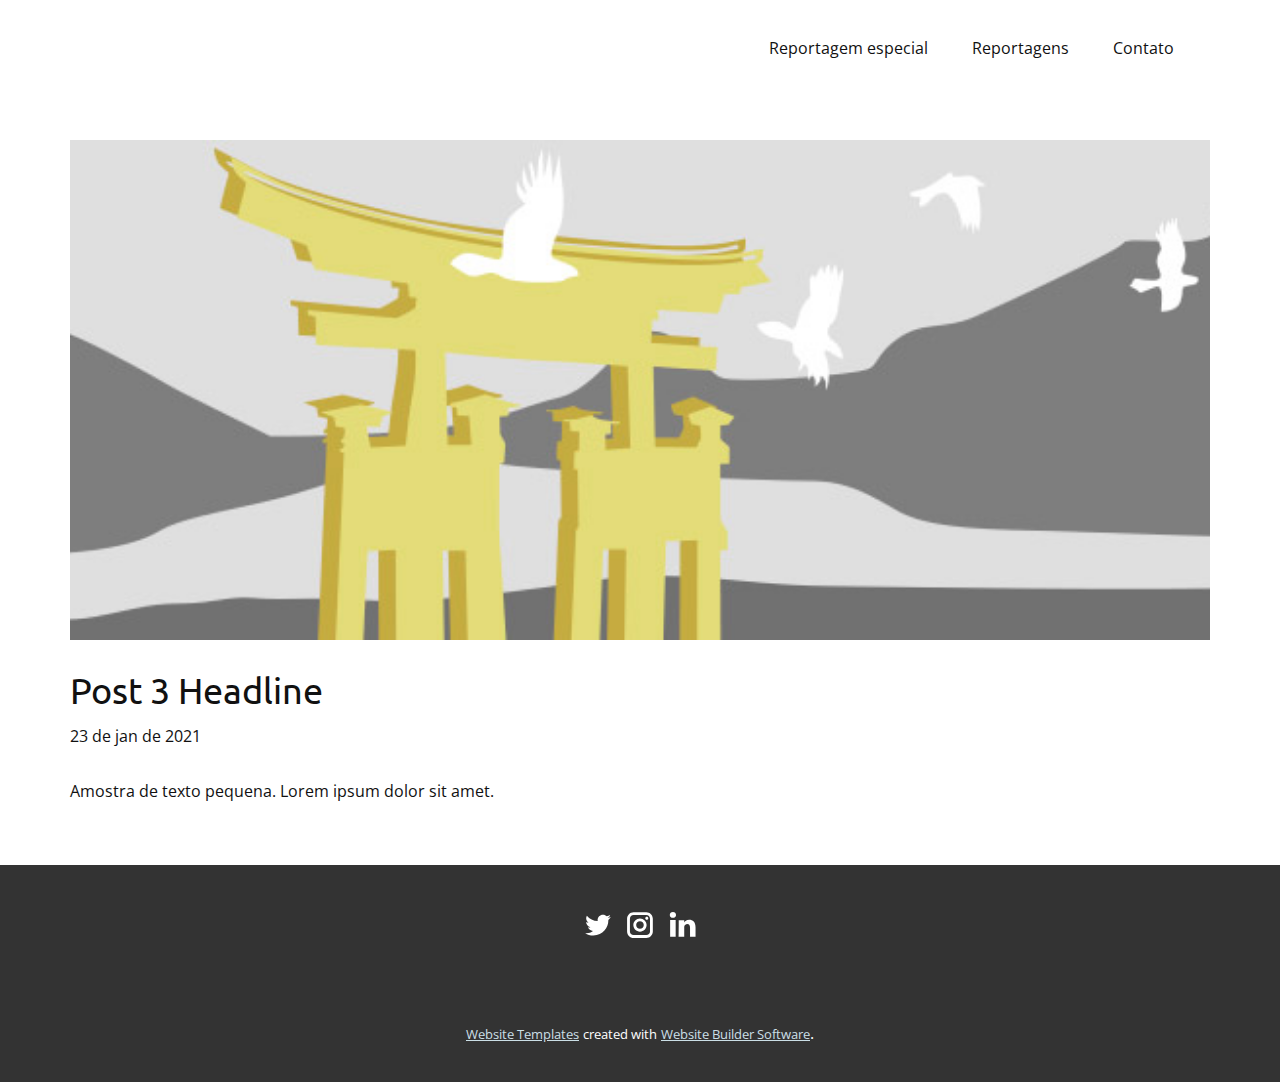
<file: blog/post-2.html>
<!doctype html>
<html style="font-size: 16px;" lang="pt-BR"><head>
    <meta name="viewport" content="width=device-width, initial-scale=1.0">
    <meta charset="utf-8">
    <meta name="keywords" content="Post de Blog 1">
    <meta name="description" content="">
    <meta name="page_type" content="np-template-header-footer-from-plugin">
    <title>Post 3 Headline</title>
    <link rel="stylesheet" href="../nicepage.css" media="screen">
<link rel="stylesheet" href="../Post-Template.css" media="screen">
    <script class="u-script" type="text/javascript" src="../jquery.js" defer=""></script>
    <script class="u-script" type="text/javascript" src="../nicepage.js" defer=""></script>
    <meta name="generator" content="Nicepage 3.4.1, nicepage.com">
    <link rel="icon" href="../images/favicon1.png">
    <link id="u-theme-google-font" rel="stylesheet" href="https://fonts.googleapis.com/css?family=Ubuntu:300,300i,400,400i,500,500i,700,700i|Open+Sans:300,300i,400,400i,600,600i,700,700i,800,800i">
    
    
    <script type="application/ld+json">{
		"@context": "http://schema.org",
		"@type": "Organization",
		"name": "portifolio-taciolorran",
		"url": "index.html",
		"sameAs": [
				"https://twitter.com/__tacin?s=09",
				"https://www.instagram.com/sir_lorran/",
				"https://linkedin.com/in/tacio-lorran-436272165/"
		]
}</script>
    <meta property="og:title" content="Post Template">
    <meta property="og:type" content="website">
    <meta name="theme-color" content="#597f8c">
    <link rel="canonical" href="../index.html">
    <meta property="og:url" content="index.html">
    <meta name="twitter:site" content="@">
    <meta name="twitter:card" content="summary_large_image">
    <meta name="twitter:title" content="Post Template">
    <meta name="twitter:description" content="portifolio-taciolorran">
  </head>
  <body class="u-body"><header class="u-align-left u-clearfix u-header u-header" id="sec-b0b2"><div class="u-clearfix u-sheet u-valign-middle-xs u-sheet-1">
        <nav class="u-menu u-menu-dropdown u-offcanvas u-menu-1">
          <div class="menu-collapse">
            <a class="u-button-style u-nav-link" href="#">
              <svg><use xmlns:xlink="http://www.w3.org/1999/xlink" xlink:href="#menu-hamburger"></use></svg>
              <svg version="1.1" xmlns="http://www.w3.org/2000/svg" xmlns:xlink="http://www.w3.org/1999/xlink"><defs><symbol id="menu-hamburger" viewBox="0 0 16 16" style="width: 16px; height: 16px;"><rect y="1" width="16" height="2"></rect><rect y="7" width="16" height="2"></rect><rect y="13" width="16" height="2"></rect>
</symbol>
</defs></svg>
            </a>
          </div>
          <div class="u-custom-menu u-nav-container">
            <ul class="u-nav u-unstyled"><li class="u-nav-item"><a class="u-button-style u-nav-link" href="../taciolorran.html#Coberturaespecial" data-page-id="84539291" style="padding: 10px 22px;">Reportagem especial</a>
</li><li class="u-nav-item"><a class="u-button-style u-nav-link" href="../taciolorran.html#reportagens" data-page-id="84539291" style="padding: 10px 22px;">Reportagens</a>
</li><li class="u-nav-item"><a class="u-button-style u-nav-link" href="../taciolorran.html#sobre" data-page-id="84539291" style="padding: 10px 22px;">Contato</a>
</li></ul>
          </div>
          <div class="u-custom-menu u-nav-container-collapse">
            <div class="u-black u-container-style u-inner-container-layout u-opacity u-opacity-95 u-sidenav">
              <div class="u-sidenav-overflow">
                <div class="u-menu-close"></div>
                <ul class="u-align-center u-nav u-popupmenu-items u-unstyled u-nav-2"><li class="u-nav-item"><a class="u-button-style u-nav-link" href="../taciolorran.html#Coberturaespecial" data-page-id="84539291" style="padding: 10px 22px;">Reportagem especial</a>
</li><li class="u-nav-item"><a class="u-button-style u-nav-link" href="../taciolorran.html#reportagens" data-page-id="84539291" style="padding: 10px 22px;">Reportagens</a>
</li><li class="u-nav-item"><a class="u-button-style u-nav-link" href="../taciolorran.html#sobre" data-page-id="84539291" style="padding: 10px 22px;">Contato</a>
</li></ul>
              </div>
            </div>
            <div class="u-black u-menu-overlay u-opacity u-opacity-70"></div>
          </div>
        </nav>
      </div></header>
    <section class="u-clearfix u-section-1" id="sec-750a">
      <div class="u-clearfix u-sheet u-sheet-1">
        <img src="../images/3.jpeg" alt="" class="u-blog-control u-expanded-width u-image u-image-default u-image-1" data-image-width="1080" data-image-height="1080">
        <h2 class="u-blog-control u-custom-font u-expanded-width u-heading-font u-text u-text-1">Post 3 Headline</h2>
        <div class="u-metadata u-metadata-1">
          <span class="u-meta-date u-meta-icon">23 de jan de 2021</span>
          
          
        </div>
        <div class="u-blog-control u-expanded-width-sm u-expanded-width-xl u-expanded-width-xs u-post-content u-text u-text-2 fr-view">
  Amostra de texto pequena. Lorem ipsum dolor sit amet.
  </div>
      </div>
    </section>
    
    
    <footer class="u-clearfix u-footer u-grey-80" id="sec-fa2a"><div class="u-clearfix u-sheet u-sheet-1">
        <div class="u-align-left u-social-icons u-spacing-10 u-social-icons-1">
          <a class="u-social-url" target="_blank" href="https://twitter.com/__tacin?s=09"><span class="u-icon u-icon-circle u-social-twitter u-social-type-logo u-icon-1"><svg class="u-svg-link" preserveAspectRatio="xMidYMin slice" viewBox="0 0 112 112" style=""><use xmlns:xlink="http://www.w3.org/1999/xlink" xlink:href="#svg-b9f6"></use></svg><svg xmlns="http://www.w3.org/2000/svg" xmlns:xlink="http://www.w3.org/1999/xlink" version="1.1" xml:space="preserve" class="u-svg-content" viewBox="0 0 112 112" x="0px" y="0px" id="svg-b9f6"><path d="M92.2,38.2c0,0.8,0,1.6,0,2.3c0,24.3-18.6,52.4-52.6,52.4c-10.6,0.1-20.2-2.9-28.5-8.2 c1.4,0.2,2.9,0.2,4.4,0.2c8.7,0,16.7-2.9,23-7.9c-8.1-0.2-14.9-5.5-17.3-12.8c1.1,0.2,2.4,0.2,3.4,0.2c1.6,0,3.3-0.2,4.8-0.7 c-8.4-1.6-14.9-9.2-14.9-18c0-0.2,0-0.2,0-0.2c2.5,1.4,5.4,2.2,8.4,2.3c-5-3.3-8.3-8.9-8.3-15.4c0-3.4,1-6.5,2.5-9.2 c9.1,11.1,22.7,18.5,38,19.2c-0.2-1.4-0.4-2.8-0.4-4.3c0.1-10,8.3-18.2,18.5-18.2c5.4,0,10.1,2.2,13.5,5.7c4.3-0.8,8.1-2.3,11.7-4.5 c-1.4,4.3-4.3,7.9-8.1,10.1c3.7-0.4,7.3-1.4,10.6-2.9C98.9,32.3,95.7,35.5,92.2,38.2z"></path></svg></span>
          </a>
          <a class="u-social-url" target="_blank" href="https://www.instagram.com/sir_lorran/"><span class="u-icon u-icon-circle u-social-instagram u-social-type-logo u-icon-2"><svg class="u-svg-link" preserveAspectRatio="xMidYMin slice" viewBox="0 0 112 112" style=""><use xmlns:xlink="http://www.w3.org/1999/xlink" xlink:href="#svg-86b2"></use></svg><svg xmlns="http://www.w3.org/2000/svg" xmlns:xlink="http://www.w3.org/1999/xlink" version="1.1" xml:space="preserve" class="u-svg-content" viewBox="0 0 112 112" x="0px" y="0px" id="svg-86b2"><path d="M55.9,32.9c-12.8,0-23.2,10.4-23.2,23.2s10.4,23.2,23.2,23.2s23.2-10.4,23.2-23.2S68.7,32.9,55.9,32.9z M55.9,69.4c-7.4,0-13.3-6-13.3-13.3c-0.1-7.4,6-13.3,13.3-13.3s13.3,6,13.3,13.3C69.3,63.5,63.3,69.4,55.9,69.4z"></path><path d="M79.7,26.8c-3,0-5.4,2.5-5.4,5.4s2.5,5.4,5.4,5.4c3,0,5.4-2.5,5.4-5.4S82.7,26.8,79.7,26.8z"></path><path d="M78.2,11H33.5C21,11,10.8,21.3,10.8,33.7v44.7c0,12.6,10.2,22.8,22.7,22.8h44.7c12.6,0,22.7-10.2,22.7-22.7 V33.7C100.8,21.1,90.6,11,78.2,11z M91,78.4c0,7.1-5.8,12.8-12.8,12.8H33.5c-7.1,0-12.8-5.8-12.8-12.8V33.7 c0-7.1,5.8-12.8,12.8-12.8h44.7c7.1,0,12.8,5.8,12.8,12.8V78.4z"></path></svg></span>
          </a>
          <a class="u-social-url" target="_blank" href="https://linkedin.com/in/tacio-lorran-436272165/"><span class="u-icon u-icon-circle u-social-linkedin u-social-type-logo u-icon-3"><svg class="u-svg-link" preserveAspectRatio="xMidYMin slice" viewBox="0 0 112 112" style=""><use xmlns:xlink="http://www.w3.org/1999/xlink" xlink:href="#svg-95f2"></use></svg><svg xmlns="http://www.w3.org/2000/svg" xmlns:xlink="http://www.w3.org/1999/xlink" version="1.1" xml:space="preserve" class="u-svg-content" viewBox="0 0 112 112" x="0px" y="0px" id="svg-95f2"><path d="M33.8,96.8H14.5v-58h19.3V96.8z M24.1,30.9L24.1,30.9c-6.6,0-10.8-4.5-10.8-10.1c0-5.8,4.3-10.1,10.9-10.1 S34.9,15,35.1,20.8C35.1,26.4,30.8,30.9,24.1,30.9z M103.3,96.8H84.1v-31c0-7.8-2.7-13.1-9.8-13.1c-5.3,0-8.5,3.6-9.9,7.1 c-0.6,1.3-0.6,3-0.6,4.8V97H44.5c0,0,0.3-52.6,0-58h19.3v8.2c2.6-3.9,7.2-9.6,17.4-9.6c12.7,0,22.2,8.4,22.2,26.1V96.8z"></path></svg></span>
          </a>
        </div>
      </div></footer>
    <section class="u-backlink u-clearfix u-grey-80">
      <a class="u-link" href="https://nicepage.com/website-templates" target="_blank">
        <span>Website Templates</span>
      </a>
      <p class="u-text">
        <span>created with</span>
      </p>
      <a class="u-link" href="https://nicepage.com/" target="_blank">
        <span>Website Builder Software</span>
      </a>. 
    </section>
  
</body></html>
</file>
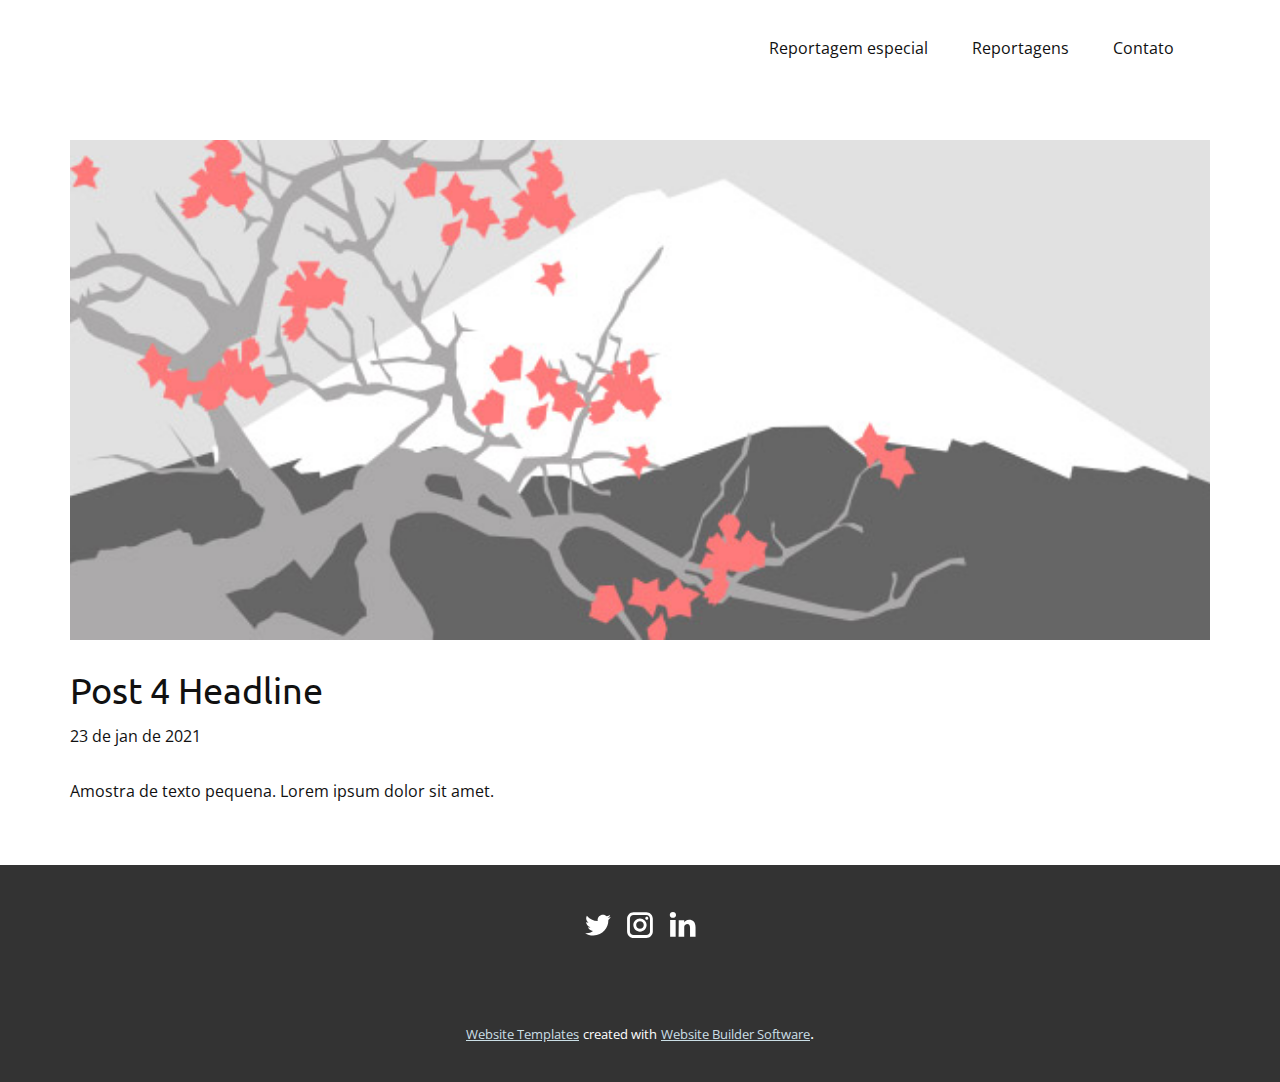
<file: blog/post-3.html>
<!doctype html>
<html style="font-size: 16px;" lang="pt-BR"><head>
    <meta name="viewport" content="width=device-width, initial-scale=1.0">
    <meta charset="utf-8">
    <meta name="keywords" content="Post de Blog 1">
    <meta name="description" content="">
    <meta name="page_type" content="np-template-header-footer-from-plugin">
    <title>Post 4 Headline</title>
    <link rel="stylesheet" href="../nicepage.css" media="screen">
<link rel="stylesheet" href="../Post-Template.css" media="screen">
    <script class="u-script" type="text/javascript" src="../jquery.js" defer=""></script>
    <script class="u-script" type="text/javascript" src="../nicepage.js" defer=""></script>
    <meta name="generator" content="Nicepage 3.4.1, nicepage.com">
    <link rel="icon" href="../images/favicon1.png">
    <link id="u-theme-google-font" rel="stylesheet" href="https://fonts.googleapis.com/css?family=Ubuntu:300,300i,400,400i,500,500i,700,700i|Open+Sans:300,300i,400,400i,600,600i,700,700i,800,800i">
    
    
    <script type="application/ld+json">{
		"@context": "http://schema.org",
		"@type": "Organization",
		"name": "portifolio-taciolorran",
		"url": "index.html",
		"sameAs": [
				"https://twitter.com/__tacin?s=09",
				"https://www.instagram.com/sir_lorran/",
				"https://linkedin.com/in/tacio-lorran-436272165/"
		]
}</script>
    <meta property="og:title" content="Post Template">
    <meta property="og:type" content="website">
    <meta name="theme-color" content="#597f8c">
    <link rel="canonical" href="../index.html">
    <meta property="og:url" content="index.html">
    <meta name="twitter:site" content="@">
    <meta name="twitter:card" content="summary_large_image">
    <meta name="twitter:title" content="Post Template">
    <meta name="twitter:description" content="portifolio-taciolorran">
  </head>
  <body class="u-body"><header class="u-align-left u-clearfix u-header u-header" id="sec-b0b2"><div class="u-clearfix u-sheet u-valign-middle-xs u-sheet-1">
        <nav class="u-menu u-menu-dropdown u-offcanvas u-menu-1">
          <div class="menu-collapse">
            <a class="u-button-style u-nav-link" href="#">
              <svg><use xmlns:xlink="http://www.w3.org/1999/xlink" xlink:href="#menu-hamburger"></use></svg>
              <svg version="1.1" xmlns="http://www.w3.org/2000/svg" xmlns:xlink="http://www.w3.org/1999/xlink"><defs><symbol id="menu-hamburger" viewBox="0 0 16 16" style="width: 16px; height: 16px;"><rect y="1" width="16" height="2"></rect><rect y="7" width="16" height="2"></rect><rect y="13" width="16" height="2"></rect>
</symbol>
</defs></svg>
            </a>
          </div>
          <div class="u-custom-menu u-nav-container">
            <ul class="u-nav u-unstyled"><li class="u-nav-item"><a class="u-button-style u-nav-link" href="../taciolorran.html#Coberturaespecial" data-page-id="84539291" style="padding: 10px 22px;">Reportagem especial</a>
</li><li class="u-nav-item"><a class="u-button-style u-nav-link" href="../taciolorran.html#reportagens" data-page-id="84539291" style="padding: 10px 22px;">Reportagens</a>
</li><li class="u-nav-item"><a class="u-button-style u-nav-link" href="../taciolorran.html#sobre" data-page-id="84539291" style="padding: 10px 22px;">Contato</a>
</li></ul>
          </div>
          <div class="u-custom-menu u-nav-container-collapse">
            <div class="u-black u-container-style u-inner-container-layout u-opacity u-opacity-95 u-sidenav">
              <div class="u-sidenav-overflow">
                <div class="u-menu-close"></div>
                <ul class="u-align-center u-nav u-popupmenu-items u-unstyled u-nav-2"><li class="u-nav-item"><a class="u-button-style u-nav-link" href="../taciolorran.html#Coberturaespecial" data-page-id="84539291" style="padding: 10px 22px;">Reportagem especial</a>
</li><li class="u-nav-item"><a class="u-button-style u-nav-link" href="../taciolorran.html#reportagens" data-page-id="84539291" style="padding: 10px 22px;">Reportagens</a>
</li><li class="u-nav-item"><a class="u-button-style u-nav-link" href="../taciolorran.html#sobre" data-page-id="84539291" style="padding: 10px 22px;">Contato</a>
</li></ul>
              </div>
            </div>
            <div class="u-black u-menu-overlay u-opacity u-opacity-70"></div>
          </div>
        </nav>
      </div></header>
    <section class="u-clearfix u-section-1" id="sec-750a">
      <div class="u-clearfix u-sheet u-sheet-1">
        <img src="../images/1.jpeg" alt="" class="u-blog-control u-expanded-width u-image u-image-default u-image-1" data-image-width="1080" data-image-height="1080">
        <h2 class="u-blog-control u-custom-font u-expanded-width u-heading-font u-text u-text-1">Post 4 Headline</h2>
        <div class="u-metadata u-metadata-1">
          <span class="u-meta-date u-meta-icon">23 de jan de 2021</span>
          
          
        </div>
        <div class="u-blog-control u-expanded-width-sm u-expanded-width-xl u-expanded-width-xs u-post-content u-text u-text-2 fr-view">
  Amostra de texto pequena. Lorem ipsum dolor sit amet.
  </div>
      </div>
    </section>
    
    
    <footer class="u-clearfix u-footer u-grey-80" id="sec-fa2a"><div class="u-clearfix u-sheet u-sheet-1">
        <div class="u-align-left u-social-icons u-spacing-10 u-social-icons-1">
          <a class="u-social-url" target="_blank" href="https://twitter.com/__tacin?s=09"><span class="u-icon u-icon-circle u-social-twitter u-social-type-logo u-icon-1"><svg class="u-svg-link" preserveAspectRatio="xMidYMin slice" viewBox="0 0 112 112" style=""><use xmlns:xlink="http://www.w3.org/1999/xlink" xlink:href="#svg-b9f6"></use></svg><svg xmlns="http://www.w3.org/2000/svg" xmlns:xlink="http://www.w3.org/1999/xlink" version="1.1" xml:space="preserve" class="u-svg-content" viewBox="0 0 112 112" x="0px" y="0px" id="svg-b9f6"><path d="M92.2,38.2c0,0.8,0,1.6,0,2.3c0,24.3-18.6,52.4-52.6,52.4c-10.6,0.1-20.2-2.9-28.5-8.2 c1.4,0.2,2.9,0.2,4.4,0.2c8.7,0,16.7-2.9,23-7.9c-8.1-0.2-14.9-5.5-17.3-12.8c1.1,0.2,2.4,0.2,3.4,0.2c1.6,0,3.3-0.2,4.8-0.7 c-8.4-1.6-14.9-9.2-14.9-18c0-0.2,0-0.2,0-0.2c2.5,1.4,5.4,2.2,8.4,2.3c-5-3.3-8.3-8.9-8.3-15.4c0-3.4,1-6.5,2.5-9.2 c9.1,11.1,22.7,18.5,38,19.2c-0.2-1.4-0.4-2.8-0.4-4.3c0.1-10,8.3-18.2,18.5-18.2c5.4,0,10.1,2.2,13.5,5.7c4.3-0.8,8.1-2.3,11.7-4.5 c-1.4,4.3-4.3,7.9-8.1,10.1c3.7-0.4,7.3-1.4,10.6-2.9C98.9,32.3,95.7,35.5,92.2,38.2z"></path></svg></span>
          </a>
          <a class="u-social-url" target="_blank" href="https://www.instagram.com/sir_lorran/"><span class="u-icon u-icon-circle u-social-instagram u-social-type-logo u-icon-2"><svg class="u-svg-link" preserveAspectRatio="xMidYMin slice" viewBox="0 0 112 112" style=""><use xmlns:xlink="http://www.w3.org/1999/xlink" xlink:href="#svg-86b2"></use></svg><svg xmlns="http://www.w3.org/2000/svg" xmlns:xlink="http://www.w3.org/1999/xlink" version="1.1" xml:space="preserve" class="u-svg-content" viewBox="0 0 112 112" x="0px" y="0px" id="svg-86b2"><path d="M55.9,32.9c-12.8,0-23.2,10.4-23.2,23.2s10.4,23.2,23.2,23.2s23.2-10.4,23.2-23.2S68.7,32.9,55.9,32.9z M55.9,69.4c-7.4,0-13.3-6-13.3-13.3c-0.1-7.4,6-13.3,13.3-13.3s13.3,6,13.3,13.3C69.3,63.5,63.3,69.4,55.9,69.4z"></path><path d="M79.7,26.8c-3,0-5.4,2.5-5.4,5.4s2.5,5.4,5.4,5.4c3,0,5.4-2.5,5.4-5.4S82.7,26.8,79.7,26.8z"></path><path d="M78.2,11H33.5C21,11,10.8,21.3,10.8,33.7v44.7c0,12.6,10.2,22.8,22.7,22.8h44.7c12.6,0,22.7-10.2,22.7-22.7 V33.7C100.8,21.1,90.6,11,78.2,11z M91,78.4c0,7.1-5.8,12.8-12.8,12.8H33.5c-7.1,0-12.8-5.8-12.8-12.8V33.7 c0-7.1,5.8-12.8,12.8-12.8h44.7c7.1,0,12.8,5.8,12.8,12.8V78.4z"></path></svg></span>
          </a>
          <a class="u-social-url" target="_blank" href="https://linkedin.com/in/tacio-lorran-436272165/"><span class="u-icon u-icon-circle u-social-linkedin u-social-type-logo u-icon-3"><svg class="u-svg-link" preserveAspectRatio="xMidYMin slice" viewBox="0 0 112 112" style=""><use xmlns:xlink="http://www.w3.org/1999/xlink" xlink:href="#svg-95f2"></use></svg><svg xmlns="http://www.w3.org/2000/svg" xmlns:xlink="http://www.w3.org/1999/xlink" version="1.1" xml:space="preserve" class="u-svg-content" viewBox="0 0 112 112" x="0px" y="0px" id="svg-95f2"><path d="M33.8,96.8H14.5v-58h19.3V96.8z M24.1,30.9L24.1,30.9c-6.6,0-10.8-4.5-10.8-10.1c0-5.8,4.3-10.1,10.9-10.1 S34.9,15,35.1,20.8C35.1,26.4,30.8,30.9,24.1,30.9z M103.3,96.8H84.1v-31c0-7.8-2.7-13.1-9.8-13.1c-5.3,0-8.5,3.6-9.9,7.1 c-0.6,1.3-0.6,3-0.6,4.8V97H44.5c0,0,0.3-52.6,0-58h19.3v8.2c2.6-3.9,7.2-9.6,17.4-9.6c12.7,0,22.2,8.4,22.2,26.1V96.8z"></path></svg></span>
          </a>
        </div>
      </div></footer>
    <section class="u-backlink u-clearfix u-grey-80">
      <a class="u-link" href="https://nicepage.com/website-templates" target="_blank">
        <span>Website Templates</span>
      </a>
      <p class="u-text">
        <span>created with</span>
      </p>
      <a class="u-link" href="https://nicepage.com/" target="_blank">
        <span>Website Builder Software</span>
      </a>. 
    </section>
  
</body></html>
</file>
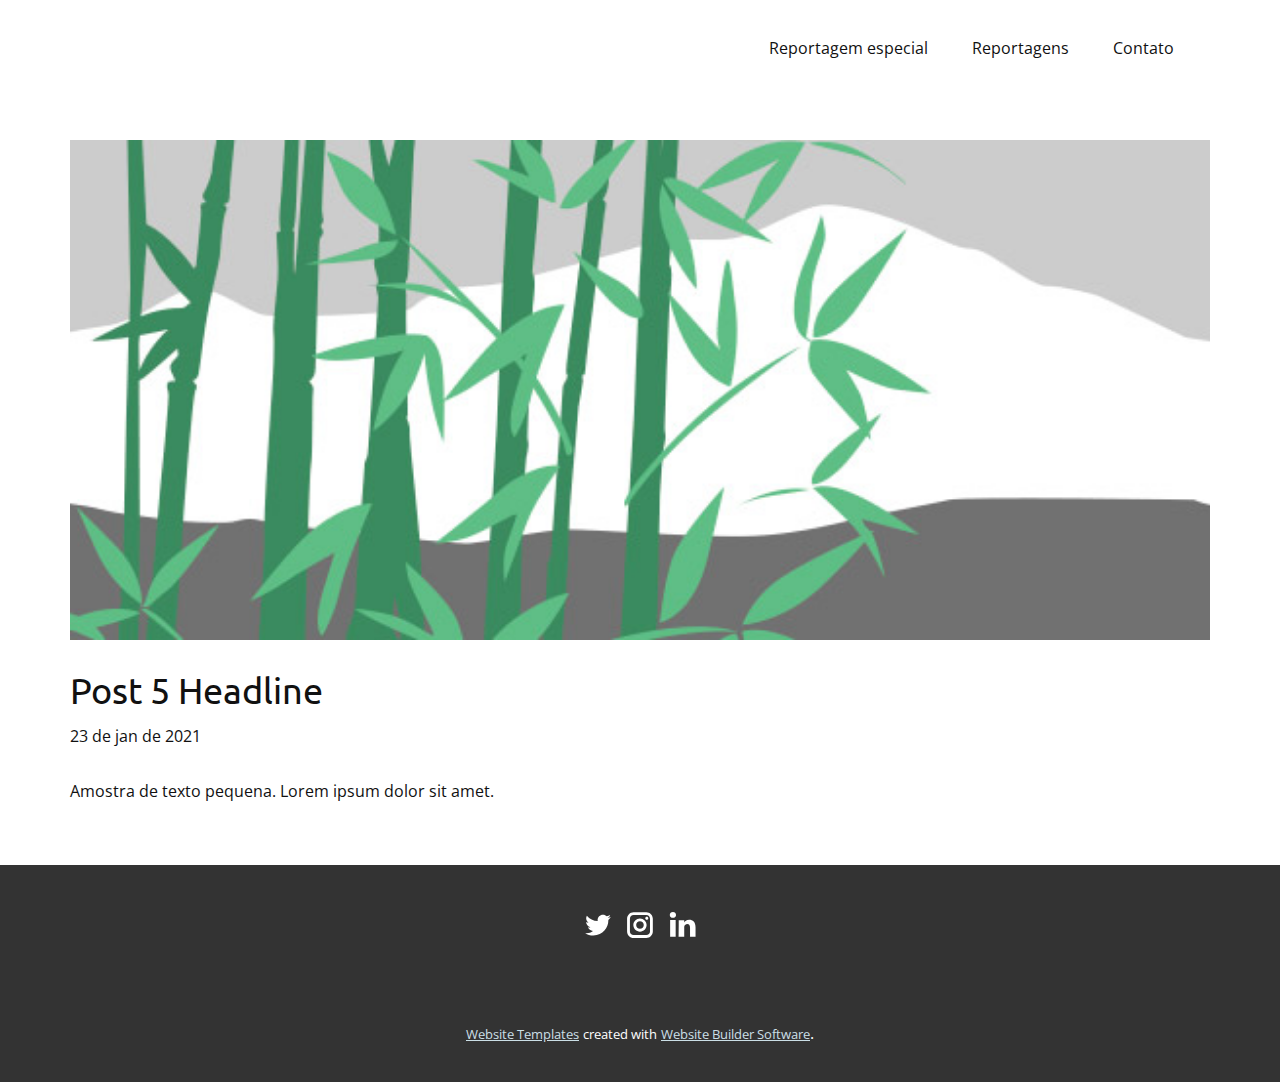
<file: blog/post-4.html>
<!doctype html>
<html style="font-size: 16px;" lang="pt-BR"><head>
    <meta name="viewport" content="width=device-width, initial-scale=1.0">
    <meta charset="utf-8">
    <meta name="keywords" content="Post de Blog 1">
    <meta name="description" content="">
    <meta name="page_type" content="np-template-header-footer-from-plugin">
    <title>Post 5 Headline</title>
    <link rel="stylesheet" href="../nicepage.css" media="screen">
<link rel="stylesheet" href="../Post-Template.css" media="screen">
    <script class="u-script" type="text/javascript" src="../jquery.js" defer=""></script>
    <script class="u-script" type="text/javascript" src="../nicepage.js" defer=""></script>
    <meta name="generator" content="Nicepage 3.4.1, nicepage.com">
    <link rel="icon" href="../images/favicon1.png">
    <link id="u-theme-google-font" rel="stylesheet" href="https://fonts.googleapis.com/css?family=Ubuntu:300,300i,400,400i,500,500i,700,700i|Open+Sans:300,300i,400,400i,600,600i,700,700i,800,800i">
    
    
    <script type="application/ld+json">{
		"@context": "http://schema.org",
		"@type": "Organization",
		"name": "portifolio-taciolorran",
		"url": "index.html",
		"sameAs": [
				"https://twitter.com/__tacin?s=09",
				"https://www.instagram.com/sir_lorran/",
				"https://linkedin.com/in/tacio-lorran-436272165/"
		]
}</script>
    <meta property="og:title" content="Post Template">
    <meta property="og:type" content="website">
    <meta name="theme-color" content="#597f8c">
    <link rel="canonical" href="../index.html">
    <meta property="og:url" content="index.html">
    <meta name="twitter:site" content="@">
    <meta name="twitter:card" content="summary_large_image">
    <meta name="twitter:title" content="Post Template">
    <meta name="twitter:description" content="portifolio-taciolorran">
  </head>
  <body class="u-body"><header class="u-align-left u-clearfix u-header u-header" id="sec-b0b2"><div class="u-clearfix u-sheet u-valign-middle-xs u-sheet-1">
        <nav class="u-menu u-menu-dropdown u-offcanvas u-menu-1">
          <div class="menu-collapse">
            <a class="u-button-style u-nav-link" href="#">
              <svg><use xmlns:xlink="http://www.w3.org/1999/xlink" xlink:href="#menu-hamburger"></use></svg>
              <svg version="1.1" xmlns="http://www.w3.org/2000/svg" xmlns:xlink="http://www.w3.org/1999/xlink"><defs><symbol id="menu-hamburger" viewBox="0 0 16 16" style="width: 16px; height: 16px;"><rect y="1" width="16" height="2"></rect><rect y="7" width="16" height="2"></rect><rect y="13" width="16" height="2"></rect>
</symbol>
</defs></svg>
            </a>
          </div>
          <div class="u-custom-menu u-nav-container">
            <ul class="u-nav u-unstyled"><li class="u-nav-item"><a class="u-button-style u-nav-link" href="../taciolorran.html#Coberturaespecial" data-page-id="84539291" style="padding: 10px 22px;">Reportagem especial</a>
</li><li class="u-nav-item"><a class="u-button-style u-nav-link" href="../taciolorran.html#reportagens" data-page-id="84539291" style="padding: 10px 22px;">Reportagens</a>
</li><li class="u-nav-item"><a class="u-button-style u-nav-link" href="../taciolorran.html#sobre" data-page-id="84539291" style="padding: 10px 22px;">Contato</a>
</li></ul>
          </div>
          <div class="u-custom-menu u-nav-container-collapse">
            <div class="u-black u-container-style u-inner-container-layout u-opacity u-opacity-95 u-sidenav">
              <div class="u-sidenav-overflow">
                <div class="u-menu-close"></div>
                <ul class="u-align-center u-nav u-popupmenu-items u-unstyled u-nav-2"><li class="u-nav-item"><a class="u-button-style u-nav-link" href="../taciolorran.html#Coberturaespecial" data-page-id="84539291" style="padding: 10px 22px;">Reportagem especial</a>
</li><li class="u-nav-item"><a class="u-button-style u-nav-link" href="../taciolorran.html#reportagens" data-page-id="84539291" style="padding: 10px 22px;">Reportagens</a>
</li><li class="u-nav-item"><a class="u-button-style u-nav-link" href="../taciolorran.html#sobre" data-page-id="84539291" style="padding: 10px 22px;">Contato</a>
</li></ul>
              </div>
            </div>
            <div class="u-black u-menu-overlay u-opacity u-opacity-70"></div>
          </div>
        </nav>
      </div></header>
    <section class="u-clearfix u-section-1" id="sec-750a">
      <div class="u-clearfix u-sheet u-sheet-1">
        <img src="../images/2.jpeg" alt="" class="u-blog-control u-expanded-width u-image u-image-default u-image-1" data-image-width="1080" data-image-height="1080">
        <h2 class="u-blog-control u-custom-font u-expanded-width u-heading-font u-text u-text-1">Post 5 Headline</h2>
        <div class="u-metadata u-metadata-1">
          <span class="u-meta-date u-meta-icon">23 de jan de 2021</span>
          
          
        </div>
        <div class="u-blog-control u-expanded-width-sm u-expanded-width-xl u-expanded-width-xs u-post-content u-text u-text-2 fr-view">
  Amostra de texto pequena. Lorem ipsum dolor sit amet.
  </div>
      </div>
    </section>
    
    
    <footer class="u-clearfix u-footer u-grey-80" id="sec-fa2a"><div class="u-clearfix u-sheet u-sheet-1">
        <div class="u-align-left u-social-icons u-spacing-10 u-social-icons-1">
          <a class="u-social-url" target="_blank" href="https://twitter.com/__tacin?s=09"><span class="u-icon u-icon-circle u-social-twitter u-social-type-logo u-icon-1"><svg class="u-svg-link" preserveAspectRatio="xMidYMin slice" viewBox="0 0 112 112" style=""><use xmlns:xlink="http://www.w3.org/1999/xlink" xlink:href="#svg-b9f6"></use></svg><svg xmlns="http://www.w3.org/2000/svg" xmlns:xlink="http://www.w3.org/1999/xlink" version="1.1" xml:space="preserve" class="u-svg-content" viewBox="0 0 112 112" x="0px" y="0px" id="svg-b9f6"><path d="M92.2,38.2c0,0.8,0,1.6,0,2.3c0,24.3-18.6,52.4-52.6,52.4c-10.6,0.1-20.2-2.9-28.5-8.2 c1.4,0.2,2.9,0.2,4.4,0.2c8.7,0,16.7-2.9,23-7.9c-8.1-0.2-14.9-5.5-17.3-12.8c1.1,0.2,2.4,0.2,3.4,0.2c1.6,0,3.3-0.2,4.8-0.7 c-8.4-1.6-14.9-9.2-14.9-18c0-0.2,0-0.2,0-0.2c2.5,1.4,5.4,2.2,8.4,2.3c-5-3.3-8.3-8.9-8.3-15.4c0-3.4,1-6.5,2.5-9.2 c9.1,11.1,22.7,18.5,38,19.2c-0.2-1.4-0.4-2.8-0.4-4.3c0.1-10,8.3-18.2,18.5-18.2c5.4,0,10.1,2.2,13.5,5.7c4.3-0.8,8.1-2.3,11.7-4.5 c-1.4,4.3-4.3,7.9-8.1,10.1c3.7-0.4,7.3-1.4,10.6-2.9C98.9,32.3,95.7,35.5,92.2,38.2z"></path></svg></span>
          </a>
          <a class="u-social-url" target="_blank" href="https://www.instagram.com/sir_lorran/"><span class="u-icon u-icon-circle u-social-instagram u-social-type-logo u-icon-2"><svg class="u-svg-link" preserveAspectRatio="xMidYMin slice" viewBox="0 0 112 112" style=""><use xmlns:xlink="http://www.w3.org/1999/xlink" xlink:href="#svg-86b2"></use></svg><svg xmlns="http://www.w3.org/2000/svg" xmlns:xlink="http://www.w3.org/1999/xlink" version="1.1" xml:space="preserve" class="u-svg-content" viewBox="0 0 112 112" x="0px" y="0px" id="svg-86b2"><path d="M55.9,32.9c-12.8,0-23.2,10.4-23.2,23.2s10.4,23.2,23.2,23.2s23.2-10.4,23.2-23.2S68.7,32.9,55.9,32.9z M55.9,69.4c-7.4,0-13.3-6-13.3-13.3c-0.1-7.4,6-13.3,13.3-13.3s13.3,6,13.3,13.3C69.3,63.5,63.3,69.4,55.9,69.4z"></path><path d="M79.7,26.8c-3,0-5.4,2.5-5.4,5.4s2.5,5.4,5.4,5.4c3,0,5.4-2.5,5.4-5.4S82.7,26.8,79.7,26.8z"></path><path d="M78.2,11H33.5C21,11,10.8,21.3,10.8,33.7v44.7c0,12.6,10.2,22.8,22.7,22.8h44.7c12.6,0,22.7-10.2,22.7-22.7 V33.7C100.8,21.1,90.6,11,78.2,11z M91,78.4c0,7.1-5.8,12.8-12.8,12.8H33.5c-7.1,0-12.8-5.8-12.8-12.8V33.7 c0-7.1,5.8-12.8,12.8-12.8h44.7c7.1,0,12.8,5.8,12.8,12.8V78.4z"></path></svg></span>
          </a>
          <a class="u-social-url" target="_blank" href="https://linkedin.com/in/tacio-lorran-436272165/"><span class="u-icon u-icon-circle u-social-linkedin u-social-type-logo u-icon-3"><svg class="u-svg-link" preserveAspectRatio="xMidYMin slice" viewBox="0 0 112 112" style=""><use xmlns:xlink="http://www.w3.org/1999/xlink" xlink:href="#svg-95f2"></use></svg><svg xmlns="http://www.w3.org/2000/svg" xmlns:xlink="http://www.w3.org/1999/xlink" version="1.1" xml:space="preserve" class="u-svg-content" viewBox="0 0 112 112" x="0px" y="0px" id="svg-95f2"><path d="M33.8,96.8H14.5v-58h19.3V96.8z M24.1,30.9L24.1,30.9c-6.6,0-10.8-4.5-10.8-10.1c0-5.8,4.3-10.1,10.9-10.1 S34.9,15,35.1,20.8C35.1,26.4,30.8,30.9,24.1,30.9z M103.3,96.8H84.1v-31c0-7.8-2.7-13.1-9.8-13.1c-5.3,0-8.5,3.6-9.9,7.1 c-0.6,1.3-0.6,3-0.6,4.8V97H44.5c0,0,0.3-52.6,0-58h19.3v8.2c2.6-3.9,7.2-9.6,17.4-9.6c12.7,0,22.2,8.4,22.2,26.1V96.8z"></path></svg></span>
          </a>
        </div>
      </div></footer>
    <section class="u-backlink u-clearfix u-grey-80">
      <a class="u-link" href="https://nicepage.com/website-templates" target="_blank">
        <span>Website Templates</span>
      </a>
      <p class="u-text">
        <span>created with</span>
      </p>
      <a class="u-link" href="https://nicepage.com/" target="_blank">
        <span>Website Builder Software</span>
      </a>. 
    </section>
  
</body></html>
</file>
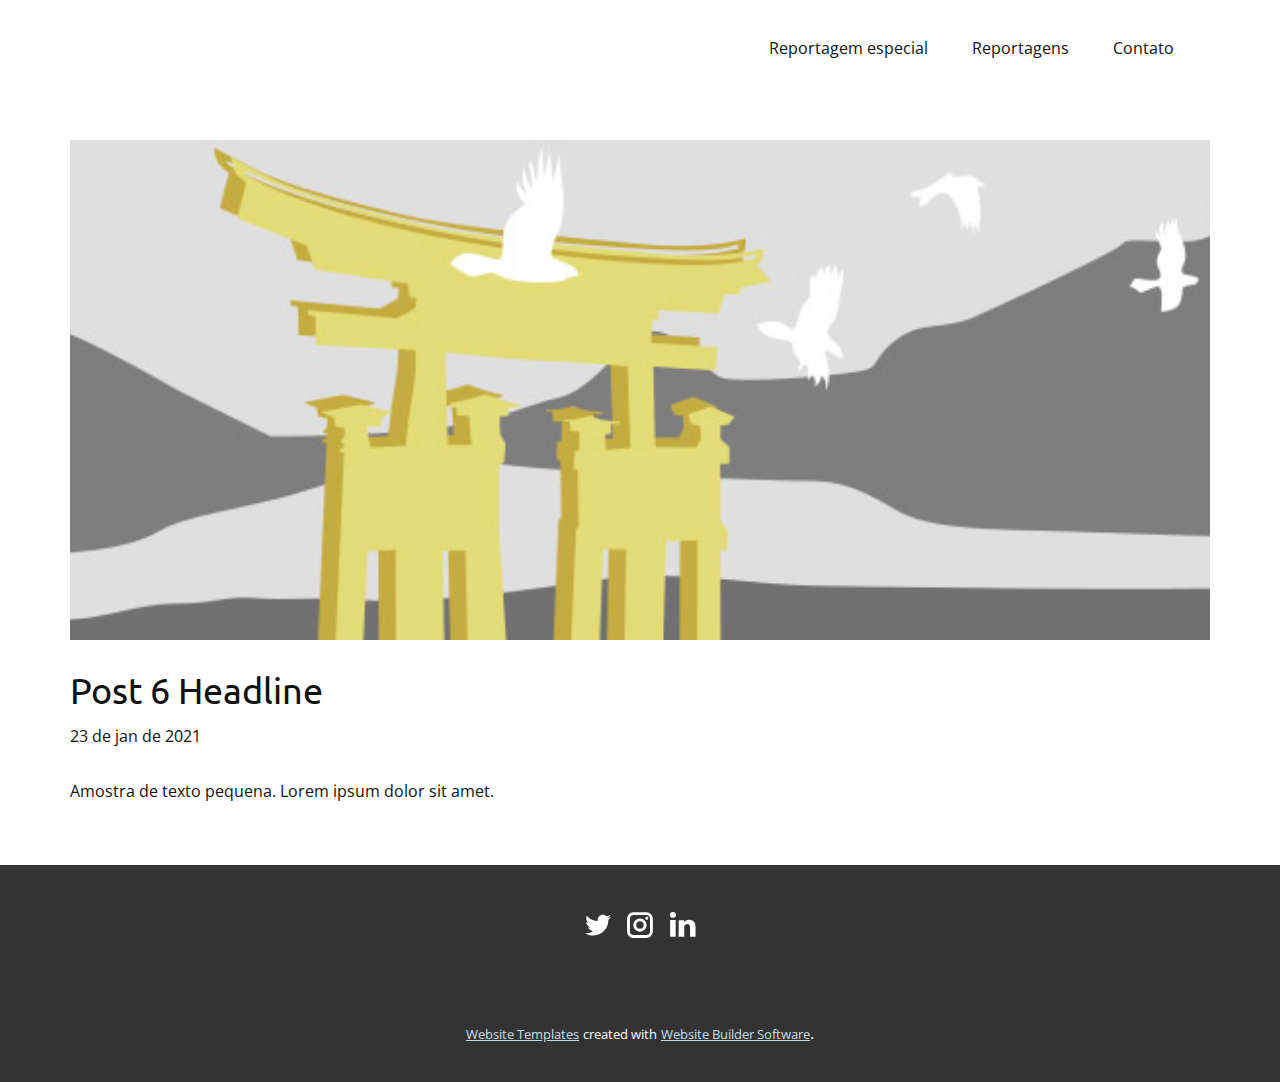
<file: blog/post-5.html>
<!doctype html>
<html style="font-size: 16px;" lang="pt-BR"><head>
    <meta name="viewport" content="width=device-width, initial-scale=1.0">
    <meta charset="utf-8">
    <meta name="keywords" content="Post de Blog 1">
    <meta name="description" content="">
    <meta name="page_type" content="np-template-header-footer-from-plugin">
    <title>Post 6 Headline</title>
    <link rel="stylesheet" href="../nicepage.css" media="screen">
<link rel="stylesheet" href="../Post-Template.css" media="screen">
    <script class="u-script" type="text/javascript" src="../jquery.js" defer=""></script>
    <script class="u-script" type="text/javascript" src="../nicepage.js" defer=""></script>
    <meta name="generator" content="Nicepage 3.4.1, nicepage.com">
    <link rel="icon" href="../images/favicon1.png">
    <link id="u-theme-google-font" rel="stylesheet" href="https://fonts.googleapis.com/css?family=Ubuntu:300,300i,400,400i,500,500i,700,700i|Open+Sans:300,300i,400,400i,600,600i,700,700i,800,800i">
    
    
    <script type="application/ld+json">{
		"@context": "http://schema.org",
		"@type": "Organization",
		"name": "portifolio-taciolorran",
		"url": "index.html",
		"sameAs": [
				"https://twitter.com/__tacin?s=09",
				"https://www.instagram.com/sir_lorran/",
				"https://linkedin.com/in/tacio-lorran-436272165/"
		]
}</script>
    <meta property="og:title" content="Post Template">
    <meta property="og:type" content="website">
    <meta name="theme-color" content="#597f8c">
    <link rel="canonical" href="../index.html">
    <meta property="og:url" content="index.html">
    <meta name="twitter:site" content="@">
    <meta name="twitter:card" content="summary_large_image">
    <meta name="twitter:title" content="Post Template">
    <meta name="twitter:description" content="portifolio-taciolorran">
  </head>
  <body class="u-body"><header class="u-align-left u-clearfix u-header u-header" id="sec-b0b2"><div class="u-clearfix u-sheet u-valign-middle-xs u-sheet-1">
        <nav class="u-menu u-menu-dropdown u-offcanvas u-menu-1">
          <div class="menu-collapse">
            <a class="u-button-style u-nav-link" href="#">
              <svg><use xmlns:xlink="http://www.w3.org/1999/xlink" xlink:href="#menu-hamburger"></use></svg>
              <svg version="1.1" xmlns="http://www.w3.org/2000/svg" xmlns:xlink="http://www.w3.org/1999/xlink"><defs><symbol id="menu-hamburger" viewBox="0 0 16 16" style="width: 16px; height: 16px;"><rect y="1" width="16" height="2"></rect><rect y="7" width="16" height="2"></rect><rect y="13" width="16" height="2"></rect>
</symbol>
</defs></svg>
            </a>
          </div>
          <div class="u-custom-menu u-nav-container">
            <ul class="u-nav u-unstyled"><li class="u-nav-item"><a class="u-button-style u-nav-link" href="../taciolorran.html#Coberturaespecial" data-page-id="84539291" style="padding: 10px 22px;">Reportagem especial</a>
</li><li class="u-nav-item"><a class="u-button-style u-nav-link" href="../taciolorran.html#reportagens" data-page-id="84539291" style="padding: 10px 22px;">Reportagens</a>
</li><li class="u-nav-item"><a class="u-button-style u-nav-link" href="../taciolorran.html#sobre" data-page-id="84539291" style="padding: 10px 22px;">Contato</a>
</li></ul>
          </div>
          <div class="u-custom-menu u-nav-container-collapse">
            <div class="u-black u-container-style u-inner-container-layout u-opacity u-opacity-95 u-sidenav">
              <div class="u-sidenav-overflow">
                <div class="u-menu-close"></div>
                <ul class="u-align-center u-nav u-popupmenu-items u-unstyled u-nav-2"><li class="u-nav-item"><a class="u-button-style u-nav-link" href="../taciolorran.html#Coberturaespecial" data-page-id="84539291" style="padding: 10px 22px;">Reportagem especial</a>
</li><li class="u-nav-item"><a class="u-button-style u-nav-link" href="../taciolorran.html#reportagens" data-page-id="84539291" style="padding: 10px 22px;">Reportagens</a>
</li><li class="u-nav-item"><a class="u-button-style u-nav-link" href="../taciolorran.html#sobre" data-page-id="84539291" style="padding: 10px 22px;">Contato</a>
</li></ul>
              </div>
            </div>
            <div class="u-black u-menu-overlay u-opacity u-opacity-70"></div>
          </div>
        </nav>
      </div></header>
    <section class="u-clearfix u-section-1" id="sec-750a">
      <div class="u-clearfix u-sheet u-sheet-1">
        <img src="../images/3.jpeg" alt="" class="u-blog-control u-expanded-width u-image u-image-default u-image-1" data-image-width="1080" data-image-height="1080">
        <h2 class="u-blog-control u-custom-font u-expanded-width u-heading-font u-text u-text-1">Post 6 Headline</h2>
        <div class="u-metadata u-metadata-1">
          <span class="u-meta-date u-meta-icon">23 de jan de 2021</span>
          
          
        </div>
        <div class="u-blog-control u-expanded-width-sm u-expanded-width-xl u-expanded-width-xs u-post-content u-text u-text-2 fr-view">
  Amostra de texto pequena. Lorem ipsum dolor sit amet.
  </div>
      </div>
    </section>
    
    
    <footer class="u-clearfix u-footer u-grey-80" id="sec-fa2a"><div class="u-clearfix u-sheet u-sheet-1">
        <div class="u-align-left u-social-icons u-spacing-10 u-social-icons-1">
          <a class="u-social-url" target="_blank" href="https://twitter.com/__tacin?s=09"><span class="u-icon u-icon-circle u-social-twitter u-social-type-logo u-icon-1"><svg class="u-svg-link" preserveAspectRatio="xMidYMin slice" viewBox="0 0 112 112" style=""><use xmlns:xlink="http://www.w3.org/1999/xlink" xlink:href="#svg-b9f6"></use></svg><svg xmlns="http://www.w3.org/2000/svg" xmlns:xlink="http://www.w3.org/1999/xlink" version="1.1" xml:space="preserve" class="u-svg-content" viewBox="0 0 112 112" x="0px" y="0px" id="svg-b9f6"><path d="M92.2,38.2c0,0.8,0,1.6,0,2.3c0,24.3-18.6,52.4-52.6,52.4c-10.6,0.1-20.2-2.9-28.5-8.2 c1.4,0.2,2.9,0.2,4.4,0.2c8.7,0,16.7-2.9,23-7.9c-8.1-0.2-14.9-5.5-17.3-12.8c1.1,0.2,2.4,0.2,3.4,0.2c1.6,0,3.3-0.2,4.8-0.7 c-8.4-1.6-14.9-9.2-14.9-18c0-0.2,0-0.2,0-0.2c2.5,1.4,5.4,2.2,8.4,2.3c-5-3.3-8.3-8.9-8.3-15.4c0-3.4,1-6.5,2.5-9.2 c9.1,11.1,22.7,18.5,38,19.2c-0.2-1.4-0.4-2.8-0.4-4.3c0.1-10,8.3-18.2,18.5-18.2c5.4,0,10.1,2.2,13.5,5.7c4.3-0.8,8.1-2.3,11.7-4.5 c-1.4,4.3-4.3,7.9-8.1,10.1c3.7-0.4,7.3-1.4,10.6-2.9C98.9,32.3,95.7,35.5,92.2,38.2z"></path></svg></span>
          </a>
          <a class="u-social-url" target="_blank" href="https://www.instagram.com/sir_lorran/"><span class="u-icon u-icon-circle u-social-instagram u-social-type-logo u-icon-2"><svg class="u-svg-link" preserveAspectRatio="xMidYMin slice" viewBox="0 0 112 112" style=""><use xmlns:xlink="http://www.w3.org/1999/xlink" xlink:href="#svg-86b2"></use></svg><svg xmlns="http://www.w3.org/2000/svg" xmlns:xlink="http://www.w3.org/1999/xlink" version="1.1" xml:space="preserve" class="u-svg-content" viewBox="0 0 112 112" x="0px" y="0px" id="svg-86b2"><path d="M55.9,32.9c-12.8,0-23.2,10.4-23.2,23.2s10.4,23.2,23.2,23.2s23.2-10.4,23.2-23.2S68.7,32.9,55.9,32.9z M55.9,69.4c-7.4,0-13.3-6-13.3-13.3c-0.1-7.4,6-13.3,13.3-13.3s13.3,6,13.3,13.3C69.3,63.5,63.3,69.4,55.9,69.4z"></path><path d="M79.7,26.8c-3,0-5.4,2.5-5.4,5.4s2.5,5.4,5.4,5.4c3,0,5.4-2.5,5.4-5.4S82.7,26.8,79.7,26.8z"></path><path d="M78.2,11H33.5C21,11,10.8,21.3,10.8,33.7v44.7c0,12.6,10.2,22.8,22.7,22.8h44.7c12.6,0,22.7-10.2,22.7-22.7 V33.7C100.8,21.1,90.6,11,78.2,11z M91,78.4c0,7.1-5.8,12.8-12.8,12.8H33.5c-7.1,0-12.8-5.8-12.8-12.8V33.7 c0-7.1,5.8-12.8,12.8-12.8h44.7c7.1,0,12.8,5.8,12.8,12.8V78.4z"></path></svg></span>
          </a>
          <a class="u-social-url" target="_blank" href="https://linkedin.com/in/tacio-lorran-436272165/"><span class="u-icon u-icon-circle u-social-linkedin u-social-type-logo u-icon-3"><svg class="u-svg-link" preserveAspectRatio="xMidYMin slice" viewBox="0 0 112 112" style=""><use xmlns:xlink="http://www.w3.org/1999/xlink" xlink:href="#svg-95f2"></use></svg><svg xmlns="http://www.w3.org/2000/svg" xmlns:xlink="http://www.w3.org/1999/xlink" version="1.1" xml:space="preserve" class="u-svg-content" viewBox="0 0 112 112" x="0px" y="0px" id="svg-95f2"><path d="M33.8,96.8H14.5v-58h19.3V96.8z M24.1,30.9L24.1,30.9c-6.6,0-10.8-4.5-10.8-10.1c0-5.8,4.3-10.1,10.9-10.1 S34.9,15,35.1,20.8C35.1,26.4,30.8,30.9,24.1,30.9z M103.3,96.8H84.1v-31c0-7.8-2.7-13.1-9.8-13.1c-5.3,0-8.5,3.6-9.9,7.1 c-0.6,1.3-0.6,3-0.6,4.8V97H44.5c0,0,0.3-52.6,0-58h19.3v8.2c2.6-3.9,7.2-9.6,17.4-9.6c12.7,0,22.2,8.4,22.2,26.1V96.8z"></path></svg></span>
          </a>
        </div>
      </div></footer>
    <section class="u-backlink u-clearfix u-grey-80">
      <a class="u-link" href="https://nicepage.com/website-templates" target="_blank">
        <span>Website Templates</span>
      </a>
      <p class="u-text">
        <span>created with</span>
      </p>
      <a class="u-link" href="https://nicepage.com/" target="_blank">
        <span>Website Builder Software</span>
      </a>. 
    </section>
  
</body></html>
</file>
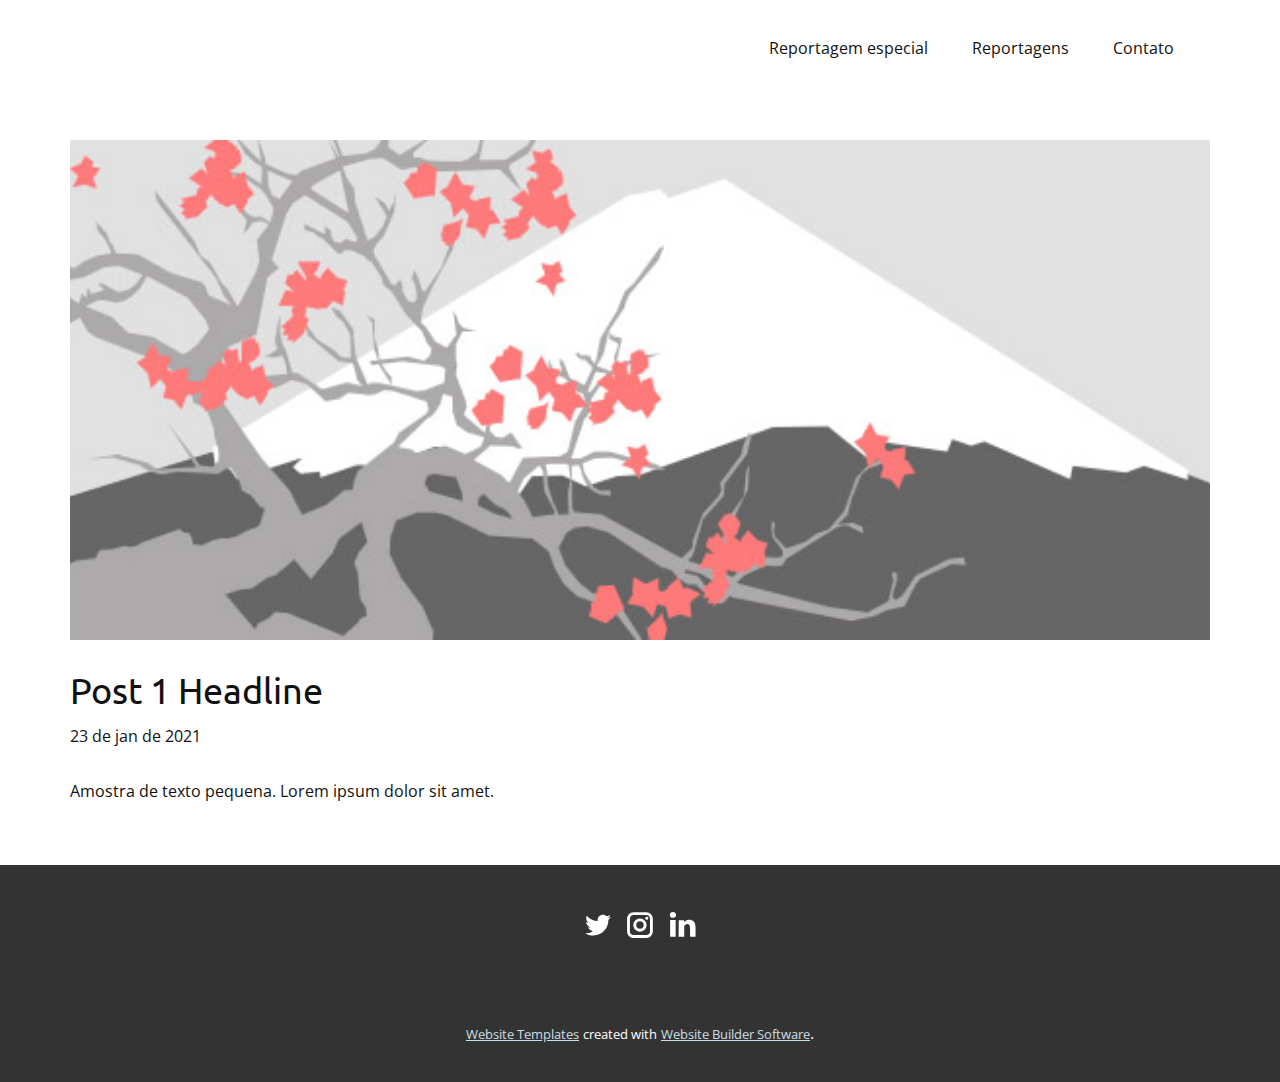
<file: blog/post.html>
<!doctype html>
<html style="font-size: 16px;" lang="pt-BR"><head>
    <meta name="viewport" content="width=device-width, initial-scale=1.0">
    <meta charset="utf-8">
    <meta name="keywords" content="Post de Blog 1">
    <meta name="description" content="">
    <meta name="page_type" content="np-template-header-footer-from-plugin">
    <title>Post 1 Headline</title>
    <link rel="stylesheet" href="../nicepage.css" media="screen">
<link rel="stylesheet" href="../Post-Template.css" media="screen">
    <script class="u-script" type="text/javascript" src="../jquery.js" defer=""></script>
    <script class="u-script" type="text/javascript" src="../nicepage.js" defer=""></script>
    <meta name="generator" content="Nicepage 3.4.1, nicepage.com">
    <link rel="icon" href="../images/favicon1.png">
    <link id="u-theme-google-font" rel="stylesheet" href="https://fonts.googleapis.com/css?family=Ubuntu:300,300i,400,400i,500,500i,700,700i|Open+Sans:300,300i,400,400i,600,600i,700,700i,800,800i">
    
    
    <script type="application/ld+json">{
		"@context": "http://schema.org",
		"@type": "Organization",
		"name": "portifolio-taciolorran",
		"url": "index.html",
		"sameAs": [
				"https://twitter.com/__tacin?s=09",
				"https://www.instagram.com/sir_lorran/",
				"https://linkedin.com/in/tacio-lorran-436272165/"
		]
}</script>
    <meta property="og:title" content="Post Template">
    <meta property="og:type" content="website">
    <meta name="theme-color" content="#597f8c">
    <link rel="canonical" href="../index.html">
    <meta property="og:url" content="index.html">
    <meta name="twitter:site" content="@">
    <meta name="twitter:card" content="summary_large_image">
    <meta name="twitter:title" content="Post Template">
    <meta name="twitter:description" content="portifolio-taciolorran">
  </head>
  <body class="u-body"><header class="u-align-left u-clearfix u-header u-header" id="sec-b0b2"><div class="u-clearfix u-sheet u-valign-middle-xs u-sheet-1">
        <nav class="u-menu u-menu-dropdown u-offcanvas u-menu-1">
          <div class="menu-collapse">
            <a class="u-button-style u-nav-link" href="#">
              <svg><use xmlns:xlink="http://www.w3.org/1999/xlink" xlink:href="#menu-hamburger"></use></svg>
              <svg version="1.1" xmlns="http://www.w3.org/2000/svg" xmlns:xlink="http://www.w3.org/1999/xlink"><defs><symbol id="menu-hamburger" viewBox="0 0 16 16" style="width: 16px; height: 16px;"><rect y="1" width="16" height="2"></rect><rect y="7" width="16" height="2"></rect><rect y="13" width="16" height="2"></rect>
</symbol>
</defs></svg>
            </a>
          </div>
          <div class="u-custom-menu u-nav-container">
            <ul class="u-nav u-unstyled"><li class="u-nav-item"><a class="u-button-style u-nav-link" href="../taciolorran.html#Coberturaespecial" data-page-id="84539291" style="padding: 10px 22px;">Reportagem especial</a>
</li><li class="u-nav-item"><a class="u-button-style u-nav-link" href="../taciolorran.html#reportagens" data-page-id="84539291" style="padding: 10px 22px;">Reportagens</a>
</li><li class="u-nav-item"><a class="u-button-style u-nav-link" href="../taciolorran.html#sobre" data-page-id="84539291" style="padding: 10px 22px;">Contato</a>
</li></ul>
          </div>
          <div class="u-custom-menu u-nav-container-collapse">
            <div class="u-black u-container-style u-inner-container-layout u-opacity u-opacity-95 u-sidenav">
              <div class="u-sidenav-overflow">
                <div class="u-menu-close"></div>
                <ul class="u-align-center u-nav u-popupmenu-items u-unstyled u-nav-2"><li class="u-nav-item"><a class="u-button-style u-nav-link" href="../taciolorran.html#Coberturaespecial" data-page-id="84539291" style="padding: 10px 22px;">Reportagem especial</a>
</li><li class="u-nav-item"><a class="u-button-style u-nav-link" href="../taciolorran.html#reportagens" data-page-id="84539291" style="padding: 10px 22px;">Reportagens</a>
</li><li class="u-nav-item"><a class="u-button-style u-nav-link" href="../taciolorran.html#sobre" data-page-id="84539291" style="padding: 10px 22px;">Contato</a>
</li></ul>
              </div>
            </div>
            <div class="u-black u-menu-overlay u-opacity u-opacity-70"></div>
          </div>
        </nav>
      </div></header>
    <section class="u-clearfix u-section-1" id="sec-750a">
      <div class="u-clearfix u-sheet u-sheet-1">
        <img src="../images/1.jpeg" alt="" class="u-blog-control u-expanded-width u-image u-image-default u-image-1" data-image-width="1080" data-image-height="1080">
        <h2 class="u-blog-control u-custom-font u-expanded-width u-heading-font u-text u-text-1">Post 1 Headline</h2>
        <div class="u-metadata u-metadata-1">
          <span class="u-meta-date u-meta-icon">23 de jan de 2021</span>
          
          
        </div>
        <div class="u-blog-control u-expanded-width-sm u-expanded-width-xl u-expanded-width-xs u-post-content u-text u-text-2 fr-view">
  Amostra de texto pequena. Lorem ipsum dolor sit amet.
  </div>
      </div>
    </section>
    
    
    <footer class="u-clearfix u-footer u-grey-80" id="sec-fa2a"><div class="u-clearfix u-sheet u-sheet-1">
        <div class="u-align-left u-social-icons u-spacing-10 u-social-icons-1">
          <a class="u-social-url" target="_blank" href="https://twitter.com/__tacin?s=09"><span class="u-icon u-icon-circle u-social-twitter u-social-type-logo u-icon-1"><svg class="u-svg-link" preserveAspectRatio="xMidYMin slice" viewBox="0 0 112 112" style=""><use xmlns:xlink="http://www.w3.org/1999/xlink" xlink:href="#svg-b9f6"></use></svg><svg xmlns="http://www.w3.org/2000/svg" xmlns:xlink="http://www.w3.org/1999/xlink" version="1.1" xml:space="preserve" class="u-svg-content" viewBox="0 0 112 112" x="0px" y="0px" id="svg-b9f6"><path d="M92.2,38.2c0,0.8,0,1.6,0,2.3c0,24.3-18.6,52.4-52.6,52.4c-10.6,0.1-20.2-2.9-28.5-8.2 c1.4,0.2,2.9,0.2,4.4,0.2c8.7,0,16.7-2.9,23-7.9c-8.1-0.2-14.9-5.5-17.3-12.8c1.1,0.2,2.4,0.2,3.4,0.2c1.6,0,3.3-0.2,4.8-0.7 c-8.4-1.6-14.9-9.2-14.9-18c0-0.2,0-0.2,0-0.2c2.5,1.4,5.4,2.2,8.4,2.3c-5-3.3-8.3-8.9-8.3-15.4c0-3.4,1-6.5,2.5-9.2 c9.1,11.1,22.7,18.5,38,19.2c-0.2-1.4-0.4-2.8-0.4-4.3c0.1-10,8.3-18.2,18.5-18.2c5.4,0,10.1,2.2,13.5,5.7c4.3-0.8,8.1-2.3,11.7-4.5 c-1.4,4.3-4.3,7.9-8.1,10.1c3.7-0.4,7.3-1.4,10.6-2.9C98.9,32.3,95.7,35.5,92.2,38.2z"></path></svg></span>
          </a>
          <a class="u-social-url" target="_blank" href="https://www.instagram.com/sir_lorran/"><span class="u-icon u-icon-circle u-social-instagram u-social-type-logo u-icon-2"><svg class="u-svg-link" preserveAspectRatio="xMidYMin slice" viewBox="0 0 112 112" style=""><use xmlns:xlink="http://www.w3.org/1999/xlink" xlink:href="#svg-86b2"></use></svg><svg xmlns="http://www.w3.org/2000/svg" xmlns:xlink="http://www.w3.org/1999/xlink" version="1.1" xml:space="preserve" class="u-svg-content" viewBox="0 0 112 112" x="0px" y="0px" id="svg-86b2"><path d="M55.9,32.9c-12.8,0-23.2,10.4-23.2,23.2s10.4,23.2,23.2,23.2s23.2-10.4,23.2-23.2S68.7,32.9,55.9,32.9z M55.9,69.4c-7.4,0-13.3-6-13.3-13.3c-0.1-7.4,6-13.3,13.3-13.3s13.3,6,13.3,13.3C69.3,63.5,63.3,69.4,55.9,69.4z"></path><path d="M79.7,26.8c-3,0-5.4,2.5-5.4,5.4s2.5,5.4,5.4,5.4c3,0,5.4-2.5,5.4-5.4S82.7,26.8,79.7,26.8z"></path><path d="M78.2,11H33.5C21,11,10.8,21.3,10.8,33.7v44.7c0,12.6,10.2,22.8,22.7,22.8h44.7c12.6,0,22.7-10.2,22.7-22.7 V33.7C100.8,21.1,90.6,11,78.2,11z M91,78.4c0,7.1-5.8,12.8-12.8,12.8H33.5c-7.1,0-12.8-5.8-12.8-12.8V33.7 c0-7.1,5.8-12.8,12.8-12.8h44.7c7.1,0,12.8,5.8,12.8,12.8V78.4z"></path></svg></span>
          </a>
          <a class="u-social-url" target="_blank" href="https://linkedin.com/in/tacio-lorran-436272165/"><span class="u-icon u-icon-circle u-social-linkedin u-social-type-logo u-icon-3"><svg class="u-svg-link" preserveAspectRatio="xMidYMin slice" viewBox="0 0 112 112" style=""><use xmlns:xlink="http://www.w3.org/1999/xlink" xlink:href="#svg-95f2"></use></svg><svg xmlns="http://www.w3.org/2000/svg" xmlns:xlink="http://www.w3.org/1999/xlink" version="1.1" xml:space="preserve" class="u-svg-content" viewBox="0 0 112 112" x="0px" y="0px" id="svg-95f2"><path d="M33.8,96.8H14.5v-58h19.3V96.8z M24.1,30.9L24.1,30.9c-6.6,0-10.8-4.5-10.8-10.1c0-5.8,4.3-10.1,10.9-10.1 S34.9,15,35.1,20.8C35.1,26.4,30.8,30.9,24.1,30.9z M103.3,96.8H84.1v-31c0-7.8-2.7-13.1-9.8-13.1c-5.3,0-8.5,3.6-9.9,7.1 c-0.6,1.3-0.6,3-0.6,4.8V97H44.5c0,0,0.3-52.6,0-58h19.3v8.2c2.6-3.9,7.2-9.6,17.4-9.6c12.7,0,22.2,8.4,22.2,26.1V96.8z"></path></svg></span>
          </a>
        </div>
      </div></footer>
    <section class="u-backlink u-clearfix u-grey-80">
      <a class="u-link" href="https://nicepage.com/website-templates" target="_blank">
        <span>Website Templates</span>
      </a>
      <p class="u-text">
        <span>created with</span>
      </p>
      <a class="u-link" href="https://nicepage.com/" target="_blank">
        <span>Website Builder Software</span>
      </a>. 
    </section>
  
</body></html>
</file>
<file: taciolorran.css>
.u-section-1 .u-sheet-1 {
  min-height: 749px;
}

.u-section-1 .u-image-1 {
  filter: brightness(0.5);
  width: 455px;
  left: 88px;
  animation-duration: 1000ms;
  right: auto;
}

.u-section-1 .u-group-1 {
  width: 648px;
  min-height: 367px;
  background-image: none;
  animation-duration: 1000ms;
  box-shadow: 2px 2px 8px 0 rgba(128,128,128,1);
  margin: 211px 20px 60px auto;
}

.u-section-1 .u-container-layout-1 {
  padding: 30px 60px;
}

.u-section-1 .u-text-1 {
  letter-spacing: 2px;
  font-weight: 700;
  text-transform: uppercase;
  font-size: 1.25rem;
  margin: 43px 0 0;
}

.u-section-1 .u-text-2 {
  font-size: 3.75rem;
  font-weight: 100;
  margin: 20px 0 0;
}

@media (max-width: 1199px) {
  .u-section-1 .u-group-1 {
    margin-top: -457px;
    margin-bottom: 17px;
  }
}

@media (max-width: 991px) {
  .u-section-1 .u-group-1 {
    width: 419px;
    margin-top: -384px;
    margin-bottom: 60px;
  }

  .u-section-1 .u-container-layout-1 {
    padding-left: 30px;
    padding-right: 30px;
  }

  .u-section-1 .u-text-2 {
    font-size: 3rem;
  }
}

@media (max-width: 767px) {
  .u-section-1 .u-group-1 {
    width: 326px;
    margin-top: -500px;
    margin-right: 0;
  }

  .u-section-1 .u-text-2 {
    font-size: 2.25rem;
  }
}

@media (max-width: 575px) {
  .u-section-1 .u-sheet-1 {
    min-height: 656px;
  }

  .u-section-1 .u-image-1 {
    left: -50px;
  }

  .u-section-1 .u-group-1 {
    width: 295px;
    margin-top: 132px;
    margin-right: auto;
  }

  .u-section-1 .u-container-layout-1 {
    padding: 24px 25px 24px 20px;
  }

  .u-section-1 .u-text-1 {
    margin-top: 0;
  }

  .u-section-1 .u-text-2 {
    font-size: 2.5rem;
  }
}.u-section-2 .u-sheet-1 {
  min-height: 508px;
}

.u-section-2 .u-list-1 {
  width: 550px;
  grid-template-columns: calc(50% - 5px) calc(50% - 5px);
  min-height: 420px;
  grid-gap: 10px 10px;
  margin: 69px 20px 0 auto;
}

.u-section-2 .u-list-item-1 {
  background-image: none;
  box-shadow: -2px -2px 8px 0 rgba(128,128,128,1);
  animation-duration: 1000ms;
}

.u-section-2 .u-container-layout-1 {
  padding: 30px 30px 15px;
}

.u-section-2 .u-text-1 {
  font-weight: 700;
  font-size: 1.25rem;
  margin: 0;
}

.u-section-2 .u-text-2 {
  animation-duration: 1000ms;
  margin: 20px 0 0;
}

.u-section-2 .u-btn-1 {
  border-style: none none solid;
  margin: 39px auto 0;
  padding: 0;
}

.u-section-2 .u-list-item-2 {
  background-image: none;
  box-shadow: -2px -2px 8px 0 rgba(128,128,128,1);
  animation-duration: 1000ms;
}

.u-section-2 .u-container-layout-2 {
  padding: 30px 30px 15px;
}

.u-section-2 .u-text-3 {
  font-weight: 700;
  font-size: 1.25rem;
  margin: 0;
}

.u-section-2 .u-text-4 {
  animation-duration: 1000ms;
  margin: 20px 0 0;
}

.u-section-2 .u-btn-2 {
  border-style: none none solid;
  margin: 39px auto 0;
  padding: 0;
}

.u-section-2 .u-list-item-3 {
  background-image: none;
  box-shadow: -2px -2px 8px 0 rgba(128,128,128,1);
  animation-duration: 1000ms;
}

.u-section-2 .u-container-layout-3 {
  padding: 30px 30px 15px;
}

.u-section-2 .u-text-5 {
  font-weight: 700;
  font-size: 1.25rem;
  margin: 0;
}

.u-section-2 .u-text-6 {
  animation-duration: 1000ms;
  margin: 20px 0 0;
}

.u-section-2 .u-btn-3 {
  border-style: none none solid;
  margin: 39px auto 0;
  padding: 0;
}

.u-section-2 .u-list-item-4 {
  background-image: none;
  box-shadow: -2px -2px 8px 0 rgba(128,128,128,1);
  animation-duration: 1000ms;
}

.u-section-2 .u-container-layout-4 {
  padding: 30px 30px 15px;
}

.u-section-2 .u-text-7 {
  font-weight: 700;
  font-size: 1.25rem;
  margin: 0;
}

.u-section-2 .u-text-8 {
  animation-duration: 1000ms;
  margin: 20px 0 0;
}

.u-section-2 .u-btn-4 {
  border-style: none none solid;
  margin: 39px auto 0;
  padding: 0;
}

.u-section-2 .u-group-1 {
  width: 456px;
  min-height: 419px;
  box-shadow: -2px -2px 8px 0 rgba(128,128,128,1);
  animation-duration: 1000ms;
  margin: -419px auto 20px 37px;
}

.u-section-2 .u-container-layout-5 {
  padding: 30px 50px;
}

.u-section-2 .u-text-9 {
  font-size: 2.25rem;
  font-weight: 700;
  margin: 0;
}

.u-section-2 .u-text-10 {
  animation-duration: 1000ms;
  margin: 25px 0 0;
}

.u-section-2 .u-btn-5 {
  padding: 0;
}

.u-section-2 .u-btn-6 {
  border-style: solid;
  font-weight: 700;
  text-transform: uppercase;
  margin: 15px auto 0;
  padding: 10px 54px;
}

@media (max-width: 1199px) {
  .u-section-2 .u-sheet-1 {
    min-height: 682px;
  }

  .u-section-2 .u-list-1 {
    width: 487px;
    min-height: 562px;
    height: auto;
    margin-top: 59px;
    margin-bottom: 58px;
  }

  .u-section-2 .u-group-1 {
    margin-top: -67px;
    margin-right: calc(((100% - 940px) / 2) + 51px);
  }
}

@media (max-width: 991px) {
  .u-section-2 .u-sheet-1 {
    min-height: 1117px;
  }

  .u-section-2 .u-list-1 {
    min-height: 462px;
    margin-top: 524px;
    margin-bottom: 0;
    margin-right: initial;
    margin-left: initial;
    width: auto;
  }

  .u-section-2 .u-group-1 {
    margin-top: -106px;
    margin-right: calc(((100% - 720px) / 2) + 80px);
  }

  .u-section-2 .u-container-layout-5 {
    padding-left: 30px;
    padding-right: 30px;
  }
}

@media (max-width: 767px) {
  .u-section-2 .u-sheet-1 {
    min-height: 1395px;
  }

  .u-section-2 .u-list-1 {
    margin-top: 1255px;
    width: auto;
    margin-right: initial;
    margin-left: initial;
  }

  .u-section-2 .u-container-layout-1 {
    padding-left: 20px;
    padding-right: 20px;
  }

  .u-section-2 .u-container-layout-2 {
    padding-left: 20px;
    padding-right: 20px;
  }

  .u-section-2 .u-container-layout-3 {
    padding-left: 20px;
    padding-right: 20px;
  }

  .u-section-2 .u-container-layout-4 {
    padding-left: 20px;
    padding-right: 20px;
  }

  .u-section-2 .u-group-1 {
    width: 365px;
    margin-top: -72px;
    margin-right: calc(((100% - 540px) / 2) + 42px);
  }
}

@media (max-width: 575px) {
  .u-section-2 .u-sheet-1 {
    min-height: 1453px;
  }

  .u-section-2 .u-list-1 {
    grid-template-columns: 100%;
    min-height: 926px;
    margin-top: 43px;
    width: auto;
    margin-right: initial;
    margin-left: initial;
  }

  .u-section-2 .u-container-layout-1 {
    padding-right: 25px;
  }

  .u-section-2 .u-container-layout-2 {
    padding-right: 25px;
  }

  .u-section-2 .u-container-layout-3 {
    padding-right: 25px;
  }

  .u-section-2 .u-container-layout-4 {
    padding-right: 25px;
  }

  .u-section-2 .u-group-1 {
    width: 297px;
    margin: -1367px auto 550px;
  }

  .u-section-2 .u-container-layout-5 {
    padding: 25px;
  }

  .u-section-2 .u-text-9 {
    font-size: 1.5rem;
  }
}.u-section-3 {
  background-image: url("images/d411964ff8f6da6f8274bd1e3281fd3eb23c1589e3ac9bb81bd02831eec5dca7a825547ebae9cc5484666110f5f75f10629763aea85402ef8da3cc_1280.jpg");
}

.u-section-3 .u-sheet-1 {
  min-height: 66px;
}

@media (max-width: 1199px) {
  .u-section-3 {
    background-position: 50% 50%;
  }

  .u-section-3 .u-sheet-1 {
    min-height: 54px;
  }
}

@media (max-width: 991px) {
  .u-section-3 .u-sheet-1 {
    min-height: 41px;
  }
}

@media (max-width: 767px) {
  .u-section-3 .u-sheet-1 {
    min-height: 31px;
  }
}

@media (max-width: 575px) {
  .u-section-3 .u-sheet-1 {
    min-height: 89px;
  }
}.u-section-4 {
  background-image: none;
  min-height: 475px;
}

.u-section-4 .u-shape-1 {
  width: calc(((100% - 1140px) / 2) + 490px);
  height: 194px;
  animation-duration: 1000ms;
  margin: 91px auto 0 0;
}

.u-section-4 .u-layout-wrap-1 {
  width: 1140px;
  margin: -224px auto 0;
}

.u-section-4 .u-layout-cell-1 {
  min-height: 430px;
}

.u-section-4 .u-container-layout-1 {
  padding: 30px;
}

.u-section-4 .u-text-1 {
  font-weight: normal;
  animation-duration: 1000ms;
  margin: 21px 21px 0 0;
}

.u-section-4 .u-line-1 {
  width: 100px;
  height: 6px;
  margin: 18px auto 0 12px;
}

.u-section-4 .u-layout-cell-2 {
  min-height: 355px;
}

.u-section-4 .u-container-layout-2 {
  padding: 30px;
}

.u-section-4 .u-text-2 {
  margin-top: 0;
  margin-bottom: 0;
  margin-left: 0;
  animation-duration: 1000ms;
}

.u-section-4 .u-btn-1 {
  border-style: solid;
  font-weight: 700;
  text-transform: uppercase;
  background-image: none;
  margin: 21px auto 0 0;
  padding: 10px 54px;
}

@media (max-width: 1199px) {
  .u-section-4 {
    min-height: 524px;
  }

  .u-section-4 .u-shape-1 {
    width: calc(((100% - 940px) / 2) + 449px);
    height: 179px;
    margin-top: 167px;
  }

  .u-section-4 .u-layout-wrap-1 {
    width: 940px;
    margin-top: -286px;
    margin-bottom: 60px;
  }

  .u-section-4 .u-layout-cell-1 {
    min-height: 355px;
  }

  .u-section-4 .u-text-1 {
    margin-right: 0;
  }

  .u-section-4 .u-layout-cell-2 {
    min-height: 293px;
  }
}

@media (max-width: 991px) {
  .u-section-4 {
    min-height: 625px;
  }

  .u-section-4 .u-shape-1 {
    width: calc(((100% - 720px) / 2) + 360px);
    height: 154px;
    margin-top: 148px;
  }

  .u-section-4 .u-layout-wrap-1 {
    width: 720px;
    margin-top: -242px;
  }

  .u-section-4 .u-layout-cell-1 {
    min-height: 100px;
  }

  .u-section-4 .u-layout-cell-2 {
    min-height: 100px;
  }
}

@media (max-width: 767px) {
  .u-section-4 {
    min-height: 727px;
  }

  .u-section-4 .u-shape-1 {
    width: calc(((100% - 540px) / 2) + 444px);
    height: 140px;
    margin-top: 172px;
  }

  .u-section-4 .u-layout-wrap-1 {
    width: 540px;
    margin-top: -252px;
  }

  .u-section-4 .u-container-layout-1 {
    padding-left: 10px;
    padding-right: 10px;
  }

  .u-section-4 .u-container-layout-2 {
    padding-left: 10px;
    padding-right: 10px;
  }
}

@media (max-width: 575px) {
  .u-section-4 {
    min-height: 935px;
  }

  .u-section-4 .u-shape-1 {
    width: calc(((100% - 340px) / 2) + 379px);
    height: 189px;
    margin-top: 113px;
  }

  .u-section-4 .u-layout-wrap-1 {
    width: 340px;
  }

  .u-section-4 .u-layout-cell-1 {
    min-height: 245px;
  }

  .u-section-4 .u-text-1 {
    width: auto;
    margin-top: 51px;
    margin-right: -23px;
  }

  .u-section-4 .u-line-1 {
    margin-top: 16px;
  }

  .u-section-4 .u-btn-1 {
    margin-left: auto;
  }
}.u-section-5 {
  background-image: url("images/d411964ff8f6da6f8274bd1e3281fd3eb23c1589e3ac9bb81bd02831eec5dca7a825547ebae9cc5484666110f5f75f10629763aea85402ef8da3cc_1280.jpg");
}

.u-section-5 .u-sheet-1 {
  min-height: 75px;
}

@media (max-width: 1199px) {
  .u-section-5 {
    background-position: 50% 50%;
  }

  .u-section-5 .u-sheet-1 {
    min-height: 62px;
  }
}

@media (max-width: 991px) {
  .u-section-5 .u-sheet-1 {
    min-height: 47px;
  }
}

@media (max-width: 767px) {
  .u-section-5 .u-sheet-1 {
    min-height: 35px;
  }
}

@media (max-width: 575px) {
  .u-section-5 .u-sheet-1 {
    min-height: 80px;
  }
}.u-section-6 {
  background-image: none;
}

.u-section-6 .u-sheet-1 {
  min-height: 722px;
}

.u-section-6 .u-text-1 {
  animation-duration: 1000ms;
  width: 570px;
  margin: 35px auto 0;
}

.u-section-6 .u-image-1 {
  width: 150px;
  height: 150px;
  box-shadow: 5px 5px 20px 0 rgba(0,0,0,0.4);
  filter: brightness(0.85);
  animation-duration: 1000ms;
  background-image: url("images/avatar-tacio_lorran-300x300-min.png");
  background-position: 50% 50%;
  margin: 20px auto 0;
}

.u-section-6 .u-text-2 {
  width: 498px;
  font-size: 1.25rem;
  margin: 50px auto 0;
}

.u-section-6 .u-image-2 {
  width: 143px;
  height: 143px;
  animation-duration: 1000ms;
  margin: 35px auto 50px;
}

@media (max-width: 1199px) {
  .u-section-6 .u-sheet-1 {
    min-height: 622px;
  }

  .u-section-6 .u-text-1 {
    width: 544px;
    margin-left: 889px;
  }

  .u-section-6 .u-image-2 {
    margin-right: 319px;
  }
}

@media (max-width: 991px) {
  .u-section-6 .u-sheet-1 {
    min-height: 512px;
  }

  .u-section-6 .u-text-1 {
    margin-right: 150px;
    margin-left: auto;
  }
}

@media (max-width: 767px) {
  .u-section-6 .u-sheet-1 {
    min-height: 422px;
  }

  .u-section-6 .u-text-1 {
    width: 540px;
    margin-right: 0;
  }
}

@media (max-width: 575px) {
  .u-section-6 .u-sheet-1 {
    min-height: 609px;
  }

  .u-section-6 .u-text-1 {
    margin-top: 43px;
    margin-right: auto;
    width: 340px;
  }

  .u-section-6 .u-image-1 {
    width: 114px;
    height: 114px;
    margin-top: 30px;
    margin-left: -25px;
  }

  .u-section-6 .u-text-2 {
    font-size: 1.125rem;
    width: auto;
    margin-top: -132px;
    margin-right: -32px;
    margin-left: 102px;
  }

  .u-section-6 .u-image-2 {
    margin: 89px auto 60px 82px;
  }
}
</file>
<file: Blog-Template.css>
.u-section-1 .u-sheet-1 {
  min-height: 878px;
}

.u-section-1 .u-image-1 {
  height: 530px;
  margin: 60px auto 0 0;
}

.u-section-1 .u-text-1 {
  margin: 30px 0 0;
}

.u-section-1 .u-metadata-1 {
  margin: 13px auto 0 0;
}

.u-section-1 .u-text-2 {
  margin: 40px 0 0;
}

.u-section-1 .u-link-1 {
  margin: 30px auto 50px 0;
}

@media (max-width: 1199px) {
  .u-section-1 .u-image-1 {
    margin-right: initial;
    margin-left: initial;
  }

  .u-section-1 .u-text-1 {
    margin-right: initial;
    margin-left: initial;
  }

  .u-section-1 .u-metadata-1 {
    font-weight: 400;
  }

  .u-section-1 .u-text-2 {
    margin-right: initial;
    margin-left: initial;
  }
}

@media (max-width: 991px) {
  .u-section-1 .u-sheet-1 {
    min-height: 888px;
  }

  .u-section-1 .u-link-1 {
    margin-bottom: 60px;
  }
}

@media (max-width: 767px) {
  .u-section-1 .u-sheet-1 {
    min-height: 735px;
  }

  .u-section-1 .u-image-1 {
    height: 362px;
    margin-right: initial;
    margin-left: initial;
  }
}

@media (max-width: 575px) {
  .u-section-1 .u-sheet-1 {
    min-height: 700px;
  }

  .u-section-1 .u-image-1 {
    height: 302px;
    margin-right: initial;
    margin-left: initial;
  }
}.u-section-2 .u-sheet-1 {
  min-height: 878px;
}

.u-section-2 .u-image-1 {
  height: 530px;
  margin: 60px auto 0 0;
}

.u-section-2 .u-text-1 {
  margin: 30px 0 0;
}

.u-section-2 .u-metadata-1 {
  margin: 13px auto 0 0;
}

.u-section-2 .u-text-2 {
  margin: 40px 0 0;
}

.u-section-2 .u-link-1 {
  margin: 30px auto 50px 0;
}

@media (max-width: 1199px) {
  .u-section-2 .u-image-1 {
    margin-right: initial;
    margin-left: initial;
  }

  .u-section-2 .u-text-1 {
    margin-right: initial;
    margin-left: initial;
  }

  .u-section-2 .u-metadata-1 {
    font-weight: 400;
  }

  .u-section-2 .u-text-2 {
    margin-right: initial;
    margin-left: initial;
  }
}

@media (max-width: 991px) {
  .u-section-2 .u-sheet-1 {
    min-height: 888px;
  }

  .u-section-2 .u-link-1 {
    margin-bottom: 60px;
  }
}

@media (max-width: 767px) {
  .u-section-2 .u-sheet-1 {
    min-height: 735px;
  }

  .u-section-2 .u-image-1 {
    height: 362px;
    margin-right: initial;
    margin-left: initial;
  }
}

@media (max-width: 575px) {
  .u-section-2 .u-sheet-1 {
    min-height: 700px;
  }

  .u-section-2 .u-image-1 {
    height: 302px;
    margin-right: initial;
    margin-left: initial;
  }
}.u-section-3 .u-sheet-1 {
  min-height: 878px;
}

.u-section-3 .u-image-1 {
  height: 530px;
  margin: 60px auto 0 0;
}

.u-section-3 .u-text-1 {
  margin: 30px 0 0;
}

.u-section-3 .u-metadata-1 {
  margin: 13px auto 0 0;
}

.u-section-3 .u-text-2 {
  margin: 40px 0 0;
}

.u-section-3 .u-link-1 {
  margin: 30px auto 50px 0;
}

@media (max-width: 1199px) {
  .u-section-3 .u-image-1 {
    margin-right: initial;
    margin-left: initial;
  }

  .u-section-3 .u-text-1 {
    margin-right: initial;
    margin-left: initial;
  }

  .u-section-3 .u-metadata-1 {
    font-weight: 400;
  }

  .u-section-3 .u-text-2 {
    margin-right: initial;
    margin-left: initial;
  }
}

@media (max-width: 991px) {
  .u-section-3 .u-sheet-1 {
    min-height: 888px;
  }

  .u-section-3 .u-link-1 {
    margin-bottom: 60px;
  }
}

@media (max-width: 767px) {
  .u-section-3 .u-sheet-1 {
    min-height: 735px;
  }

  .u-section-3 .u-image-1 {
    height: 362px;
    margin-right: initial;
    margin-left: initial;
  }
}

@media (max-width: 575px) {
  .u-section-3 .u-sheet-1 {
    min-height: 700px;
  }

  .u-section-3 .u-image-1 {
    height: 302px;
    margin-right: initial;
    margin-left: initial;
  }
}.u-section-4 .u-sheet-1 {
  min-height: 878px;
}

.u-section-4 .u-image-1 {
  height: 530px;
  margin: 60px auto 0 0;
}

.u-section-4 .u-text-1 {
  margin: 30px 0 0;
}

.u-section-4 .u-metadata-1 {
  margin: 13px auto 0 0;
}

.u-section-4 .u-text-2 {
  margin: 40px 0 0;
}

.u-section-4 .u-link-1 {
  margin: 30px auto 50px 0;
}

@media (max-width: 1199px) {
  .u-section-4 .u-image-1 {
    margin-right: initial;
    margin-left: initial;
  }

  .u-section-4 .u-text-1 {
    margin-right: initial;
    margin-left: initial;
  }

  .u-section-4 .u-metadata-1 {
    font-weight: 400;
  }

  .u-section-4 .u-text-2 {
    margin-right: initial;
    margin-left: initial;
  }
}

@media (max-width: 991px) {
  .u-section-4 .u-sheet-1 {
    min-height: 888px;
  }

  .u-section-4 .u-link-1 {
    margin-bottom: 60px;
  }
}

@media (max-width: 767px) {
  .u-section-4 .u-sheet-1 {
    min-height: 735px;
  }

  .u-section-4 .u-image-1 {
    height: 362px;
    margin-right: initial;
    margin-left: initial;
  }
}

@media (max-width: 575px) {
  .u-section-4 .u-sheet-1 {
    min-height: 700px;
  }

  .u-section-4 .u-image-1 {
    height: 302px;
    margin-right: initial;
    margin-left: initial;
  }
}.u-section-5 .u-sheet-1 {
  min-height: 107px;
}

.u-section-5 .u-pagination-1 {
  margin: 25px auto;
}

@media (max-width: 1199px) {
  .u-section-5 .u-pagination-1 {
    margin-bottom: 0;
  }
}

@media (max-width: 575px) {
  .u-section-5 .u-sheet-1 {
    min-height: 164px;
  }
}
</file>
<file: Post-Template.css>
.u-section-1 {
  background-image: none;
}

.u-section-1 .u-sheet-1 {
  min-height: 783px;
}

.u-section-1 .u-image-1 {
  height: 500px;
  margin: 60px auto 0 0;
}

.u-section-1 .u-text-1 {
  margin: 30px 0 0;
}

.u-section-1 .u-metadata-1 {
  margin: 13px auto 0 0;
}

.u-section-1 .u-text-2 {
  margin: 30px 0 60px;
}

@media (max-width: 1199px) {
  .u-section-1 .u-image-1 {
    margin-right: initial;
    margin-left: initial;
  }

  .u-section-1 .u-text-1 {
    margin-right: initial;
    margin-left: initial;
  }
}

@media (max-width: 991px) {
  .u-section-1 .u-sheet-1 {
    min-height: 768px;
  }

  .u-section-1 .u-image-1 {
    height: 460px;
    margin-right: initial;
    margin-left: initial;
  }
}

@media (max-width: 767px) {
  .u-section-1 .u-text-2 {
    margin-right: initial;
    margin-left: initial;
  }
}

@media (max-width: 575px) {
  .u-section-1 .u-sheet-1 {
    min-height: 659px;
  }

  .u-section-1 .u-image-1 {
    height: 326px;
    margin-right: initial;
    margin-left: initial;
  }
}
</file>
